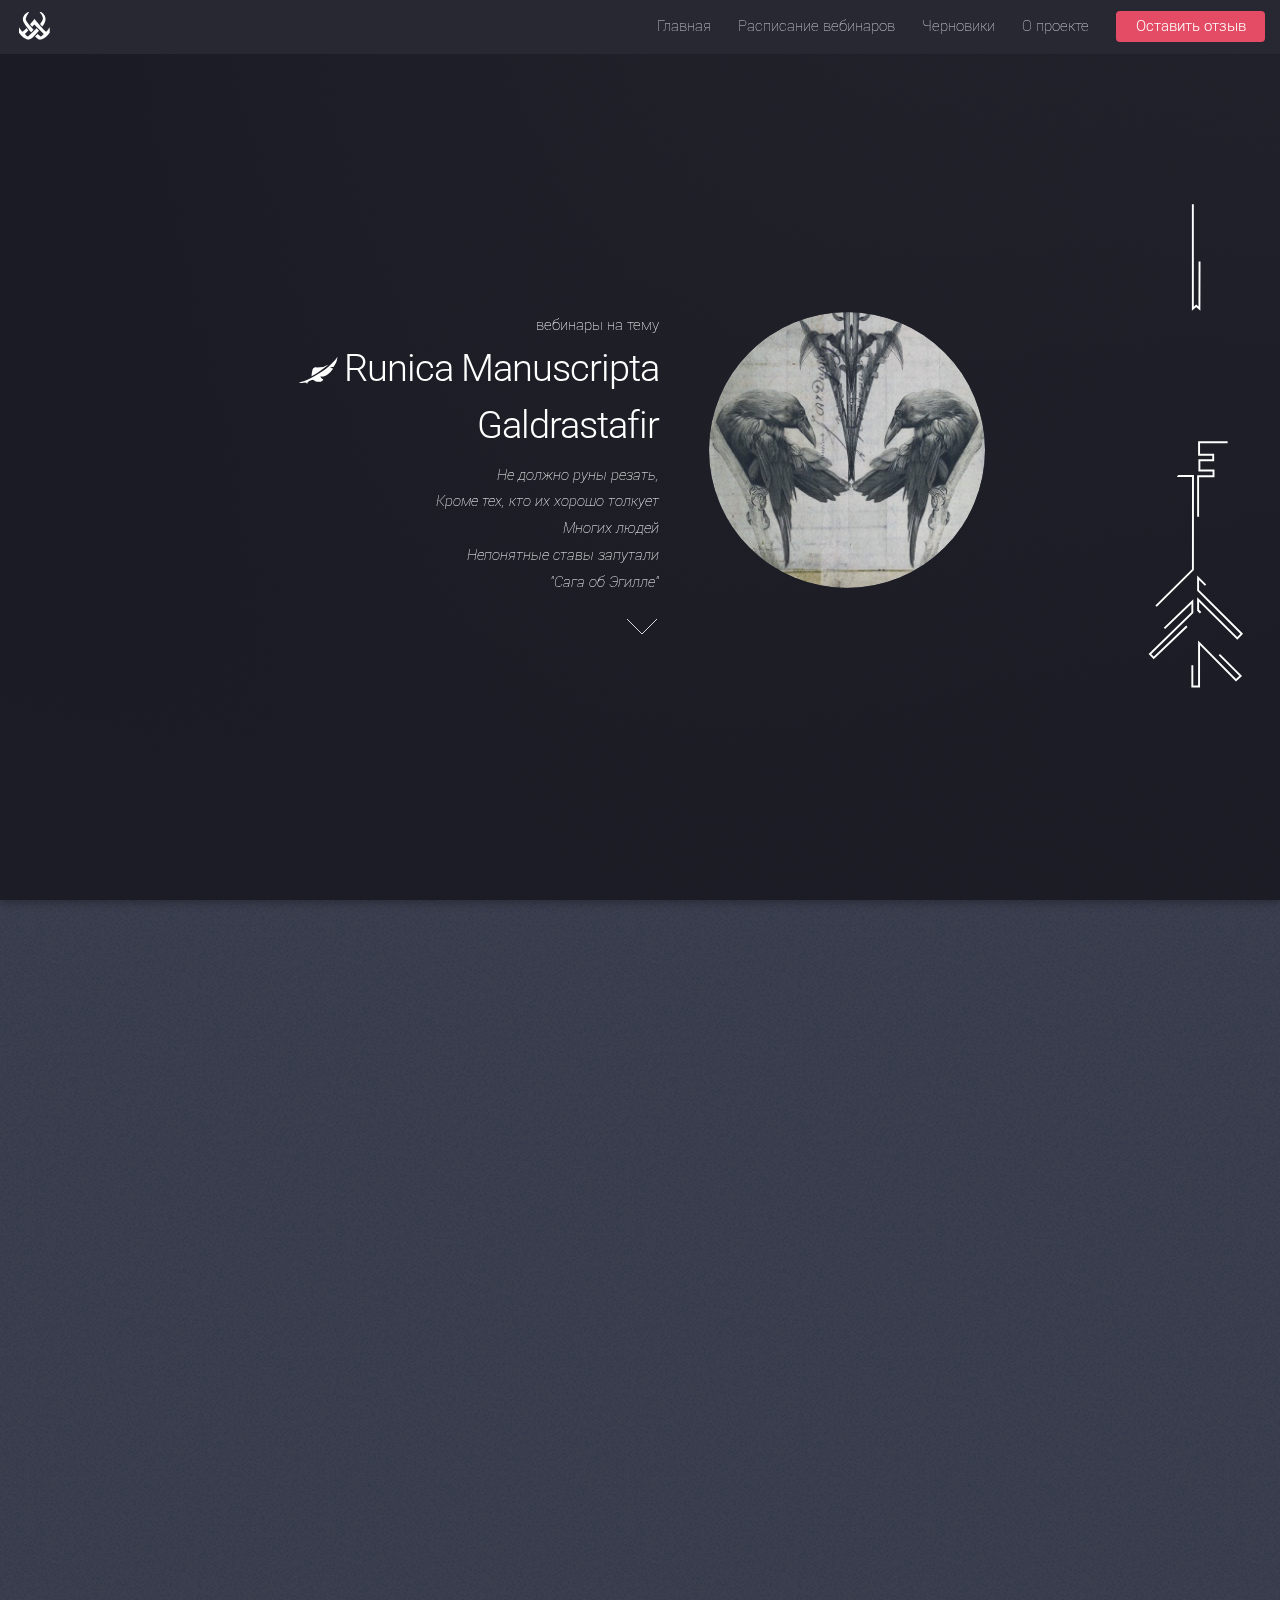
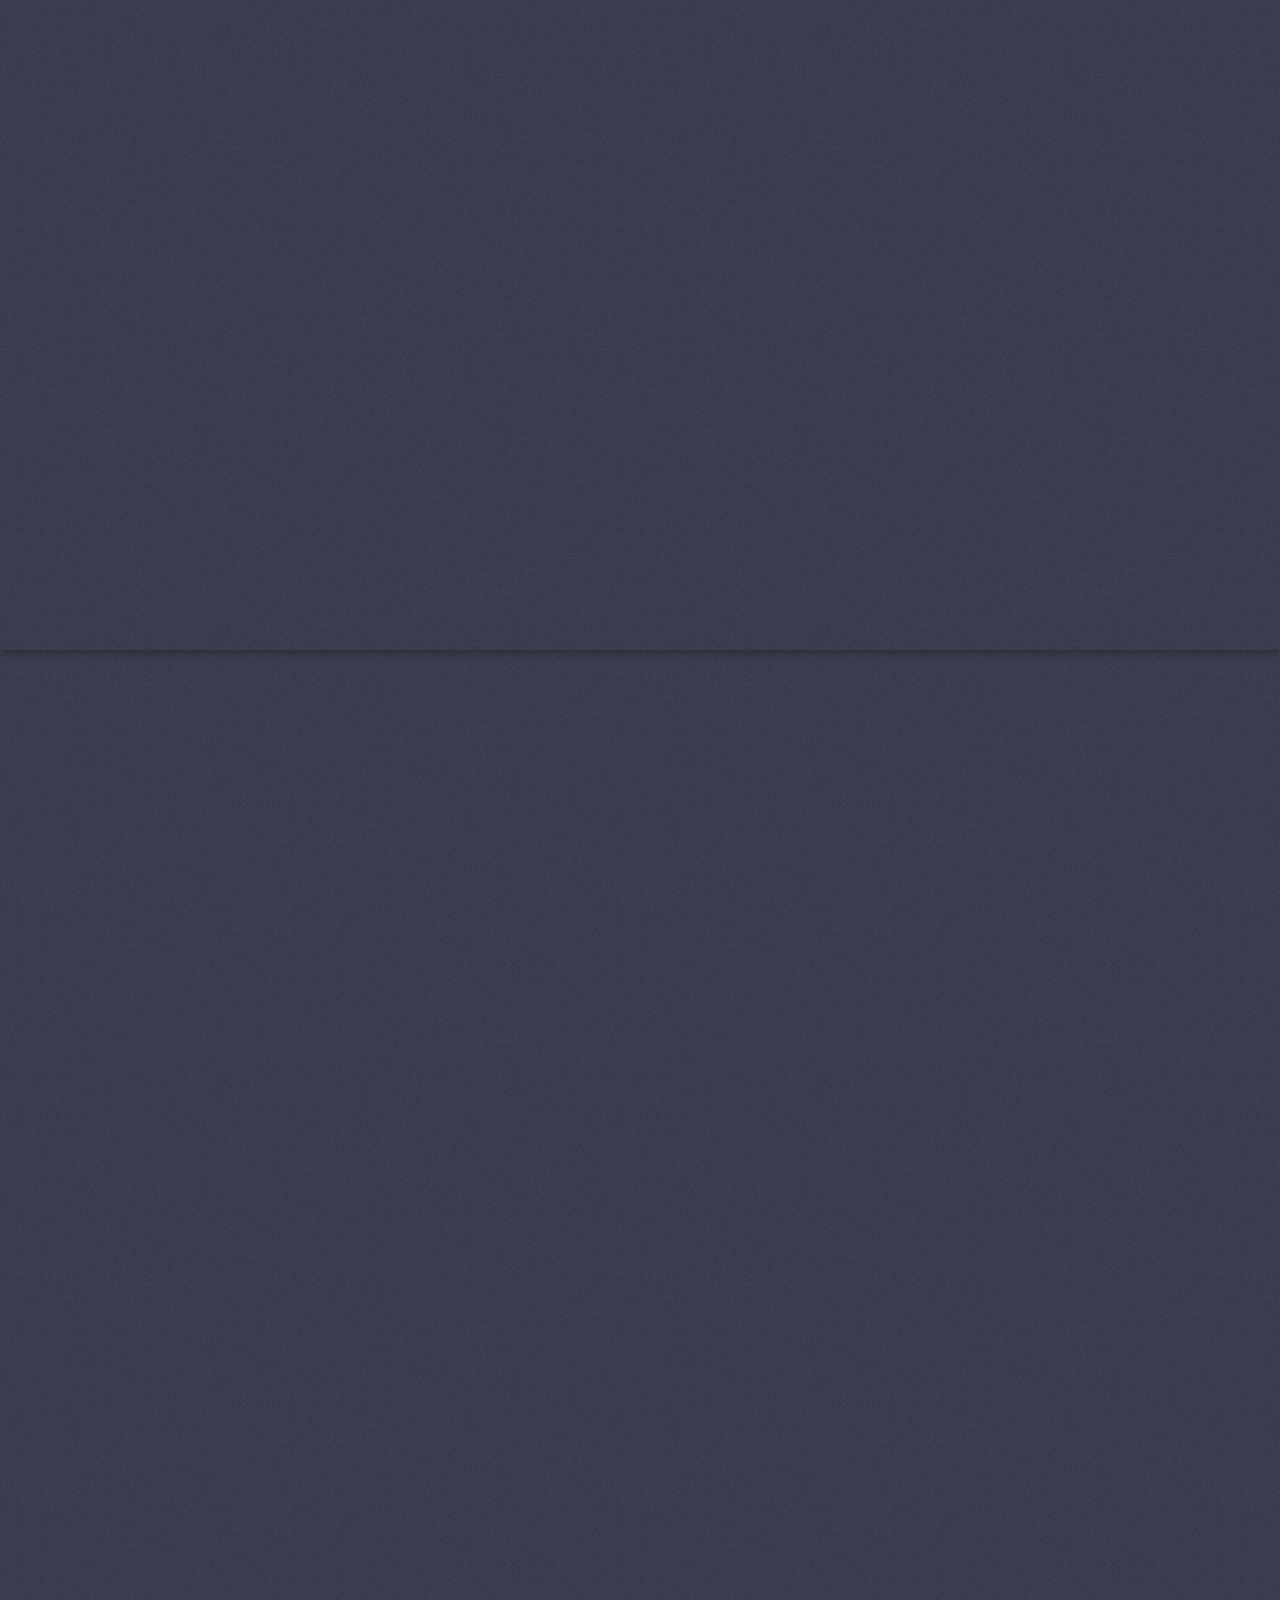
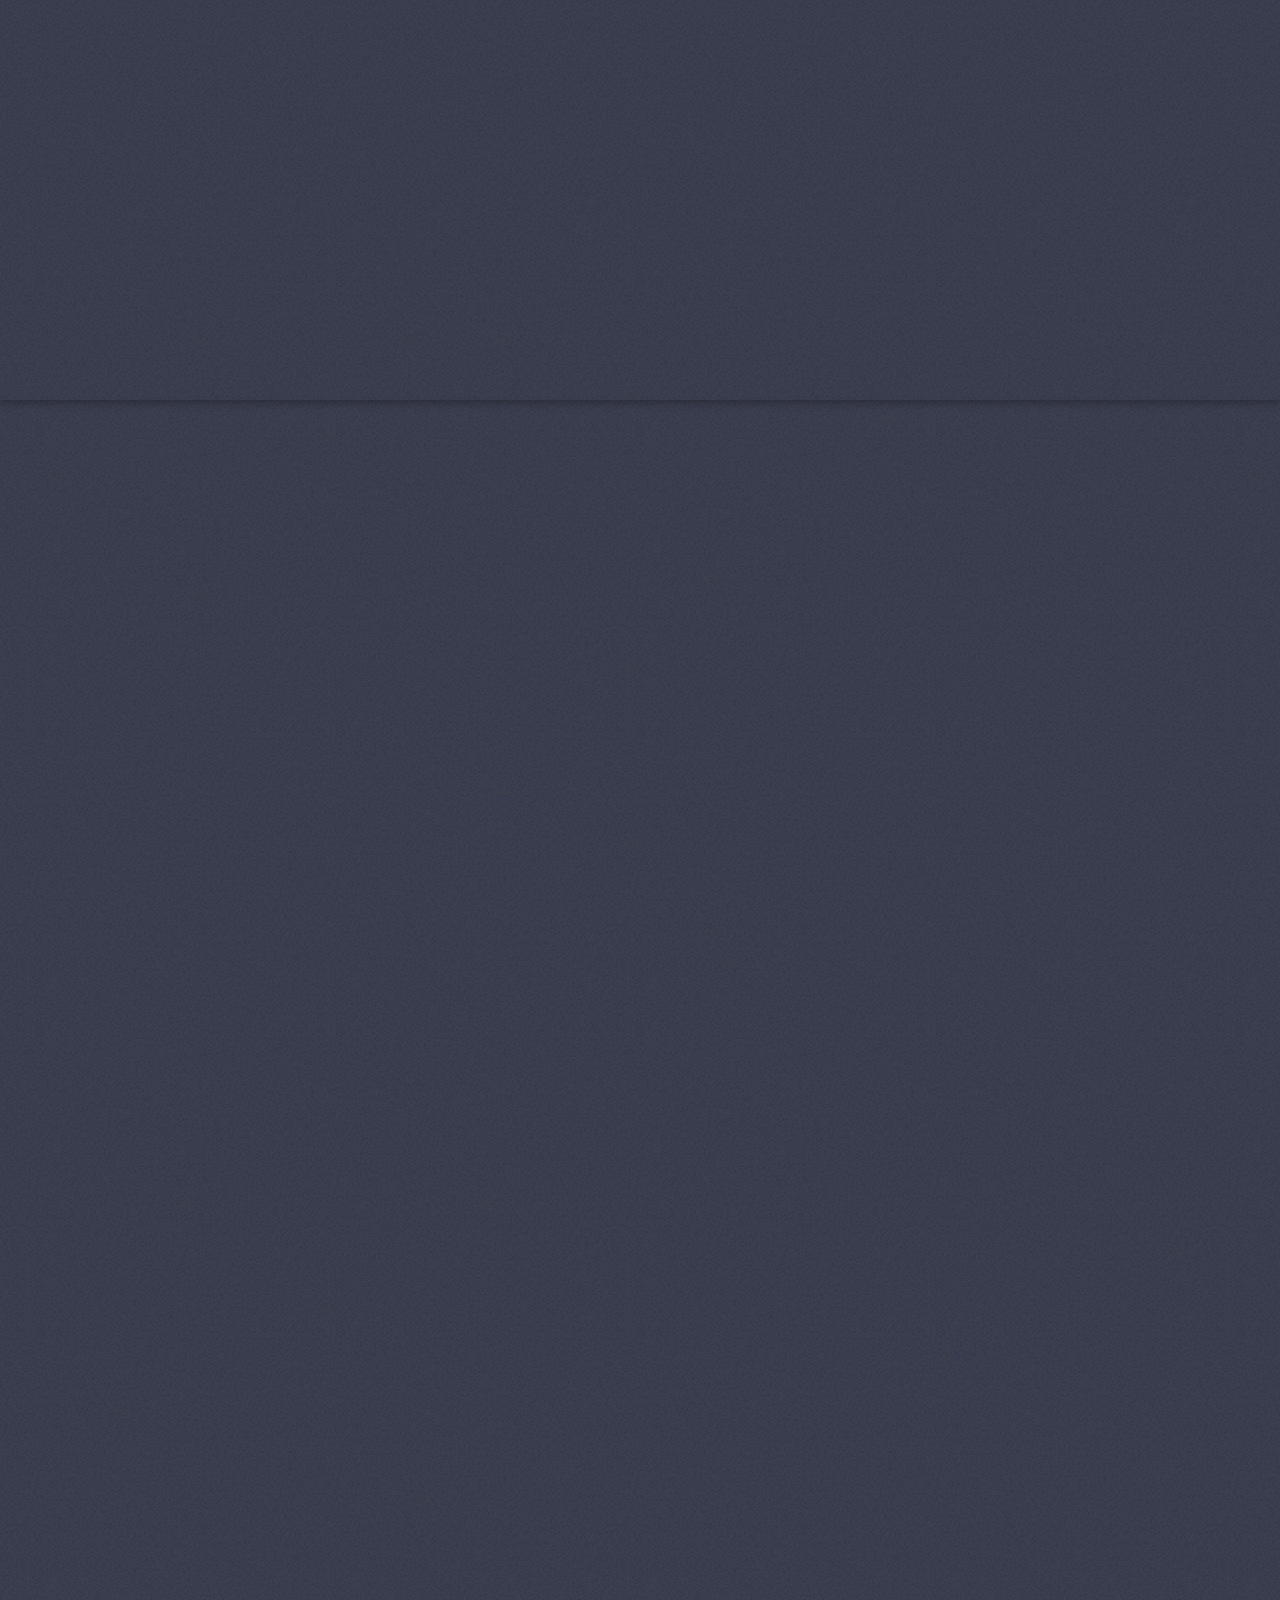
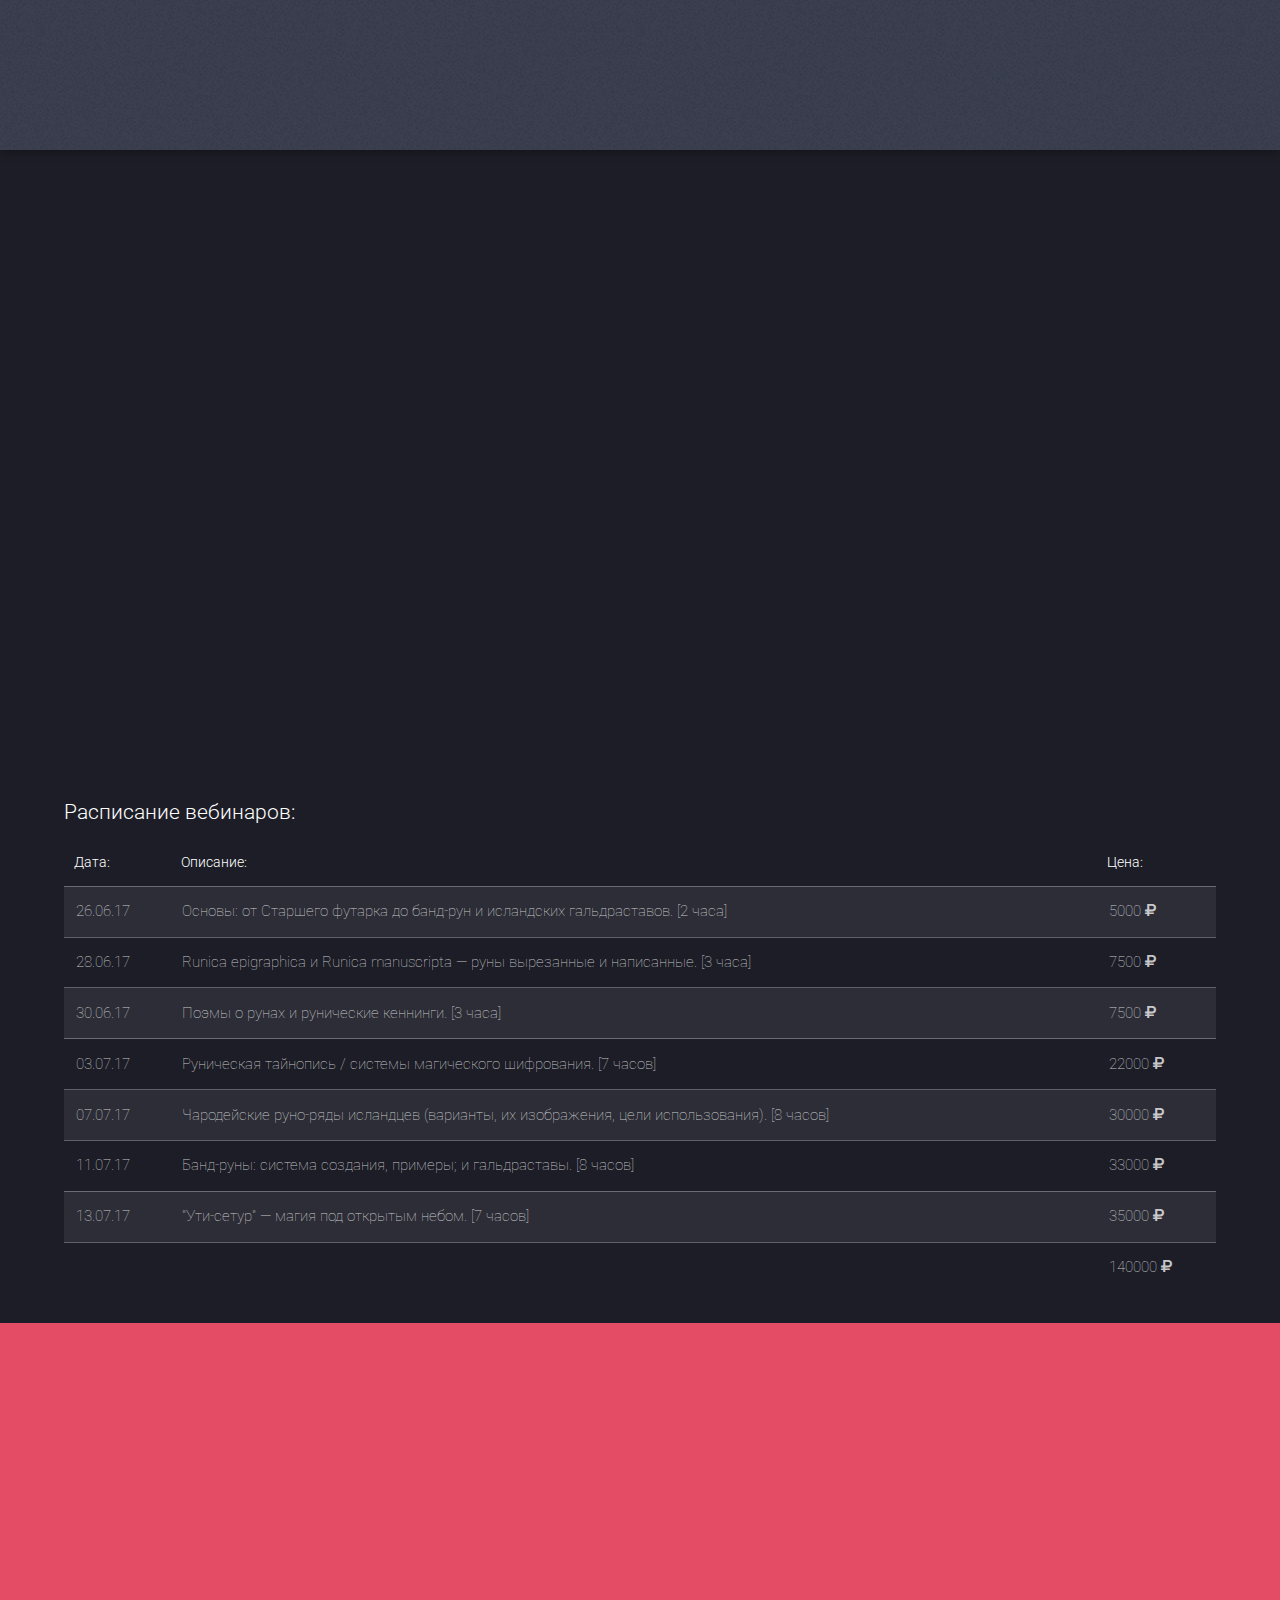
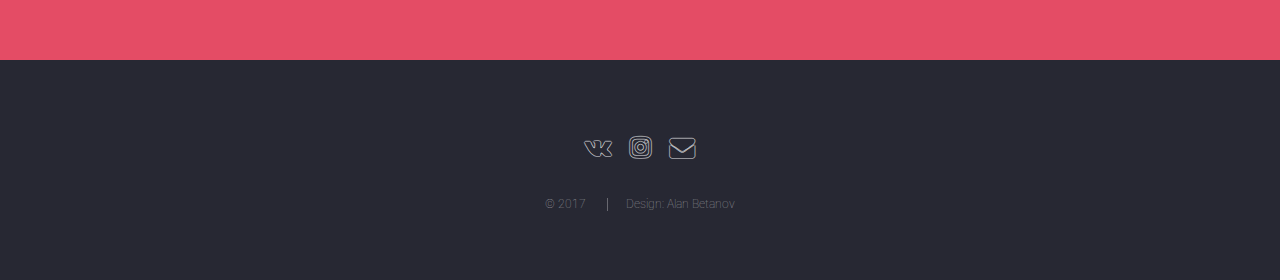
<file: index.html>
<!DOCTYPE HTML>
<html>

<head>
	<title>Runes</title>
	<meta charset="utf-8" />
	<meta name="viewport" content="width=device-width, initial-scale=1" />
	<!--[if lte IE 8]><script src="assets/js/ie/html5shiv.js"></script><![endif]-->
	<link rel="stylesheet" href="assets/css/main.css" />
	<!--[if lte IE 9]><link rel="stylesheet" href="assets/css/ie9.css" /><![endif]-->
	<!--[if lte IE 8]><link rel="stylesheet" href="assets/css/ie8.css" /><![endif]-->
	<!--Rune Font-->
	<link href="./assets/Keyrune-master/css/keyrune.min.css" rel="stylesheet" type="text/css" />
	<!--Rune Font CDN -->
	<!--<style type="text/css">
			@font-face {
				font-family: 'Keyrune';
				src: url('//cdn.jsdelivr.net/keyrune/latest/keyrune.eot');
				src: url('//cdn.jsdelivr.net/keyrune/latest/keyrune.eot?#iefix') format('embedded-opentype'),
						url('//cdn.jsdelivr.net/keyrune/latest/keyrune.woff2') format('woff2'),
						url('//cdn.jsdelivr.net/keyrune/latest/keyrune.woff') format('woff'),
						url('//cdn.jsdelivr.net/keyrune/latest/keyrune.ttf') format('truetype'),
						url('//cdn.jsdelivr.net/keyrune/latest/keyrune.svg') format('svg');
				font-weight: normal;
				font-style: normal;
			}
		</style>-->
	<!-- Google Tag Manager --> 
		<script>(function(w,d,s,l,i){w[l]=w[l]||[];w[l].push({'gtm.start': 
		new Date().getTime(),event:'gtm.js'});var f=d.getElementsByTagName(s)[0], 
		j=d.createElement(s),dl=l!='dataLayer'?'&l='+l:'';j.async=true;j.src= 
		'https://www.googletagmanager.com/gtm.js?id='+i+dl;f.parentNode.insertBefore(j,f); 
		})(window,document,'script','dataLayer','GTM-T9K9RN7');</script> 
	<!-- End Google Tag Manager --> 
</head>

<body class="landing">
	<!-- Google Tag Manager (noscript) --> 
		<noscript><iframe src="https://www.googletagmanager.com/ns.html?id=GTM-T9K9RN7" 
		height="0" width="0" style="display:none;visibility:hidden"></iframe></noscript> 
	<!-- End Google Tag Manager (noscript) -->
	<div id="page-wrapper">




		<!-- Header -->
		<header id="header">
			<h1 id="logo"><a href="index.html"><i class="ss ss-dds ss-2x"></i></a></h1>
			<nav id="nav">
				<ul>
					<li><a href="index.html">Главная</a></li>
					<li><a href="#five" class="scrolly">Расписание вебинаров</a></li>
					<li>
						<u><a href="https://vk.com/public80750630">Черновики</a></u>
						<ul>
							<li><a href="about-runes.html">Вводная мифологическая и историческая информация по рунам</a></li>
							<li><a href="about-runes.html">Старший Футарк</a>
								<ul>
									<li><a href="#">24 знака с объяснением значений имен и краткими комментариями</a></li>
									<li><a href="#">Рунические памятники Старшего Футарка</a></li>
									<li><a href="#">Использование древнейшей рунической магии</a></li>
									<li><a href="#">Вязаные руны в Старшем Футарке</a></li>
								</ul>
							</li>
							<li><a href="about-runes.html">Банд-руны</a>
								<ul>
									<li><a href="#">"Бёндин" или Грозди рун</a></li>
									<li><a href="#">Рунические монограммы — фангамарки</a></li>
									<li><a href="#">Руны в одну линию — "магические бусы" или "узлы"</a></li>
									<li><a href="#">Банд-руны в Гальдраставах</a></li>
								</ul>
							</li>
							<li><a href="about-runes.html">Гальдраставы</a>
								<ul>
									<li><a href="#">Шлемы Ужаса, Ветреные Пасти</a></li>
									<li><a href="#">Локи Сделки, Узлы Удачи</a></li>
									<li><a href="#">Шипы Сна, Молоты Тора</a></li>
									<li><a href="#">Распятия-Розукросы, Защитные печати</a></li>
								</ul>
							</li>
						</ul>
					</li>
					<li><a href="author.html">О проекте</a></li>
					<li><a href="https://vk.com/public80750630" class="button special">Оставить отзыв</a></li>



					<!--/*Animated SVG Image*/-->
					<?xml version="1.0" encoding="utf-8"?>
					<!-- Generator: Adobe Illustrator 18.0.0, SVG Export Plug-In . SVG Version: 6.00 Build 0)  -->
					<!DOCTYPE svg PUBLIC "-//W3C//DTD SVG 1.1//EN" "http://www.w3.org/Graphics/SVG/1.1/DTD/svg11.dtd">
					<svg id="arrow" version="1.1" id="Layer_1" xmlns="http://www.w3.org/2000/svg" xmlns:xlink="http://www.w3.org/1999/xlink"
					  x="0px" y="0px" viewBox="0 0 300.5 1868.9" enable-background="new 0 0 300.5 1868.9" xml:space="preserve">
						<g>
							<path fill="none" stroke="#fff" stroke-width="6" stroke-miterlimit="10" d="M151.8,9.5l63.7,106.9h-38.3
		c0,0-15.3,2.7-15.7,20.8c-0.2,12.7-1.3,456.7-1.3,456.7l-10-8.7l-10.5,8.7v-454c0,0,0.1-22.7-16.2-22.7c-16.1,0-40.7,0.2-40.7,0.2
		L151.8,9.5z" />
							<line fill="none" stroke="#fff" stroke-width="10" stroke-miterlimit="10" x1="110.1" y1="212.9" x2="110.1" y2="398.9" />
							<line fill="none" stroke="#fff" stroke-width="10" stroke-miterlimit="10" x1="191.1" y1="212.9" x2="191.1" y2="398.9" />
							<circle fill="none" stroke="#fff" stroke-width="5" stroke-miterlimit="10" cx="109.5" cy="432.5" r="8" />
							<circle fill="none" stroke="#fff" stroke-width="5" stroke-miterlimit="10" cx="191.5" cy="432.5" r="8" />
							<circle fill="none" stroke="#fff" stroke-width="5" stroke-miterlimit="10" cx="109.5" cy="463.5" r="8" />
							<circle fill="none" stroke="#fff" stroke-width="5" stroke-miterlimit="10" cx="191.5" cy="463.5" r="8" />
							<circle fill="none" stroke="#fff" stroke-width="5" stroke-miterlimit="10" cx="109.5" cy="495.5" r="8" />
							<circle fill="none" stroke="#fff" stroke-width="5" stroke-miterlimit="10" cx="191.5" cy="495.5" r="8" />
							<circle fill="none" stroke="#fff" stroke-width="5" stroke-miterlimit="10" cx="109.5" cy="526.5" r="8" />
							<circle fill="none" stroke="#fff" stroke-width="5" stroke-miterlimit="10" cx="191.5" cy="526.5" r="8" />
							<polygon fill="none" stroke="#fff" stroke-width="5" stroke-miterlimit="10" points="150.1,598.5 112.8,636.2 125.1,649.2 
		150.1,623.9 175.1,649.2 188,637.1 	" />
							<line fill="none" stroke="#fff" stroke-width="20" stroke-miterlimit="10" x1="150.1" y1="648.9" x2="150.1" y2="704.9" />
							<circle fill="none" stroke="#fff" stroke-width="10" stroke-miterlimit="10" cx="150.1" cy="754.1" r="26.3" />
							<line fill="none" stroke="#fff" stroke-width="20" stroke-miterlimit="10" x1="113.1" y1="805.9" x2="113.1" y2="861.9" />
							<line fill="none" stroke="#fff" stroke-width="20" stroke-miterlimit="10" x1="185.1" y1="806.9" x2="185.1" y2="862.9" />
							<line fill="none" stroke="#fff" stroke-width="20" stroke-miterlimit="10" x1="150.1" y1="805.9" x2="150.1" y2="890.9" />
							<line fill="none" stroke="#fff" stroke-width="10" stroke-miterlimit="10" x1="59.1" y1="1046.9" x2="59.1" y2="1232.9" />
							<line fill="none" stroke="#fff" stroke-width="10" stroke-miterlimit="10" x1="239.1" y1="1046.9" x2="239.1" y2="1232.9" />
							<line fill="none" stroke="#fff" stroke-width="10" stroke-miterlimit="10" x1="109.1" y1="1167.9" x2="109.1" y2="1353.9" />
							<line fill="none" stroke="#fff" stroke-width="10" stroke-miterlimit="10" x1="190.1" y1="1167.9" x2="190.1" y2="1353.9" />
							<polygon fill="none" stroke="#fff" stroke-width="6" stroke-miterlimit="10" points="150.3,901.9 38.1,1010.9 140.1,1010.9 
		139.9,1048.9 94.1,1048.9 93.8,1066.9 140.1,1066.9 139.9,1096.9 94.1,1096.9 93.9,1114.9 140.1,1114.9 139.9,1406.9 7.1,1538.4 
		19.3,1551.1 138.1,1435.9 138.1,1476.9 6.1,1608.9 17.8,1621.9 138.1,1505.9 138.1,1540.9 6.1,1669.9 17.8,1681.9 138.1,1566.9 
		138.1,1605.9 6.1,1738.9 17.8,1750.9 138.1,1636.9 138.1,1770.9 159.1,1770.9 159.1,1634.9 274.1,1750.9 288.6,1737.9 
		157.1,1606.9 157.1,1566.9 275.1,1683.9 290.9,1667.4 156.1,1533.4 156.1,1499.9 278.1,1620.9 291.9,1606.8 156.1,1471.3 
		156.1,1431.9 274.1,1548.9 287.1,1535.4 156.1,1404.9 156.1,1115.9 204.1,1115.9 204.1,1097.9 160.1,1097.9 160.1,1065.9 
		203.1,1065.9 203.1,1048.9 159.1,1048.9 159.1,1009.9 263.1,1009.9 	" />
							<line fill="none" stroke="#fff" stroke-width="10" stroke-miterlimit="10" x1="121.1" y1="1844.9" x2="179.1" y2="1844.9" />
							<line fill="none" stroke="#fff" stroke-width="10" stroke-miterlimit="10" x1="121.1" y1="1863.9" x2="179.1" y2="1863.9" />
							<circle fill="none" stroke="#fff" stroke-width="10" stroke-miterlimit="10" cx="150.1" cy="1796.4" r="27.5" />
						</g>
					</svg>
	

	</ul>
	</nav>
	</header>
</div>







	<!-- Banner -->
	<section id="banner">
			<!--Rune Alphabet		-->


<svg id="rune-alphabet" data-name="Layer 1" xmlns="http://www.w3.org/2000/svg" viewBox="0 0 441.6 255.4">
  <title>rune-alphabet-tiles</title>
	
  <g>
    <path d="M198.7,149.6a1.7,1.7,0,0,1,0-.8q0-16.3,0-32.6v-0.4a1.3,1.3,0,0,1,1-1.6h0.1a2.1,2.1,0,0,1,1.5,1c1.3,2.5,2.5,5.2,3.8,7.7l3.2,6.6,2.9-5.8,3.6-7.4a1.5,1.5,0,0,1,1.7-1.2c0.9,0.2,1.1,1,1.1,1.9q0,15.8,0,31.5c0,0.9-.1,1.6-1.1,1.8s-1.4-.5-1.7-1.3l-5.9-12.3-0.6-1.1-6.5,13.3a3,3,0,0,1-.5,1.1m0.4-28.3h-0.2V143c1.5-2.7,2.8-5.5,4.3-8.2s1.1-3.1,0-4.7a10,10,0,0,1-.8-1.6Zm13,20.9h0.2V122.8c-1.7,3.1-3.2,6.2-4.7,9.3a1.5,1.5,0,0,0-.1,1.1Z" transform="translate(0 103)" fill="none" stroke="#000" stroke-miterlimit="10" stroke-width="2"/>
    <path class="animation-delay-1s" d="M90.7,150.2a2.1,2.1,0,0,1-.1-1.1V116.3a2.1,2.1,0,0,1,0-.8,2.4,2.4,0,0,1,.9-1.2,1.7,1.7,0,0,1,1.4.4c1.4,1.5,2.6,3,3.9,4.5l3.1,3.6,6.2-6.8,1-1a1.2,1.2,0,0,1,2,.7,4.9,4.9,0,0,1,.1,1.2q0.1,16.2.1,32.4a2.4,2.4,0,0,1-.6,1.6,1.2,1.2,0,0,1-2-1,19.2,19.2,0,0,1,0-2.4V135.1a1.3,1.3,0,0,0-.7-1.4,8.5,8.5,0,0,1-1.8-1.9l-4.3-5-6.4,7a2,2,0,0,0-.3,1.2v14a2.2,2.2,0,0,1-.1,1.2m13.5-30.7-4.9,5.3,4.9,5.7v-11Zm-8.4,5.2-4.8-5.4v10.8Z" transform="translate(0 103)" fill="none" stroke="#000" stroke-miterlimit="10" stroke-width="2"/>
    <path class="animation-delay-2s" d="M58.2,150.3a2.2,2.2,0,0,1-.1-1.2V116.8c0-.8,0-1.7.9-2s1.4,0.3,1.9.9l6.6,7.9,6.5-8.5c0.5-.6,1-1.4,1.9-1s0.9,1.2.9,2v33a2.3,2.3,0,0,1-.2,1.3,1.7,1.7,0,0,1-1.2.7,2.1,2.1,0,0,1-1.2-1,2.4,2.4,0,0,1-.1-1.2V119.6H73.9l-3.6,4.6L69,125.9c-1.3,1.6-1.9,1.6-3.2.1l-4.6-5.5-0.6-.7v29.1a2.4,2.4,0,0,1-.1,1.2" transform="translate(0 103)" fill="none" stroke="#000" stroke-miterlimit="10" stroke-width="2"/>
    <path d="M158.5,93.2l-6.9-7.9-0.4-.6-6.9,8.6c-0.5.7-1,1.3-2,.9s-0.9-1.2-.9-2V60.8a11.3,11.3,0,0,1,0-2.3,2,2,0,0,1,.9-1.3,1.8,1.8,0,0,1,1.5.5l6,7.5,1,1.2,6.4-7,1.4-1.5a1.3,1.3,0,0,1,1.8-.4l0.2,0.2a1.3,1.3,0,0,1,.1,1.8h-0.1l-8.9,9.7c-0.8.8-1.5,0.7-2.3-.3L145,63.4l-0.9-1.1V88.6h0.3l4.3-5.3,0.5-.7c1.5-1.9,2-1.9,3.6-.1l7.7,8.9" transform="translate(0 103)" fill="none" stroke="#000" stroke-miterlimit="10" stroke-width="2"/>
    <path class="animation-delay-1s" d="M147.8,148.3l5.1-6.7,0.4-.6-5.4-7.1a1.7,1.7,0,0,1-.1-2.4h0.1l4.8-6.4a1,1,0,0,0,.1-1.4h-0.1l-4.8-6.1c-0.7-.9-0.8-1.8,0-2.3a1.5,1.5,0,0,1,2.1.6l4.9,6.3,4.6-6.2,0.7-1a1.3,1.3,0,0,1,1.7-.6h0.2a1.3,1.3,0,0,1,.5,1.8l-0.3.3-3.7,5c-0.7.9-1.8,1.8-1.8,2.7s1.1,1.8,1.8,2.7l3.5,4.5a1.7,1.7,0,0,1,.1,2.4h-0.1l-5.5,7.2,5.1,6.6,0.5,0.7c0.6,0.8.8,1.6-.1,2.2a1.3,1.3,0,0,1-2-.5l-5.2-6.7L152,147l-2.3,3m9.9-17.3-4.8-6.2-4.3,5.8a0.8,0.8,0,0,0,0,.7l4.5,5.9Z" transform="translate(0 103)" fill="none" stroke="#000" stroke-miterlimit="10" stroke-width="2"/>
    <path class="animation-delay-2s" d="M35.1,149.5q-0.1-16.8,0-33.6a1.4,1.4,0,0,1,2.6-1q4.5,4.8,8.8,9.8a2,2,0,0,1,.3,1.8c-1.5,2.2-3.2,4.3-4.6,6l4.8,5.4c0.9,1,1,1.5,0,2.5l-9.3,10m6.4-10.7-6.2-7v13.8ZM37.8,119c0,0.6-.1.9-0.1,1.3v6.3c0,2.1.2,2.7,2.7,3.1H41l2.9-3.8Z" transform="translate(0 103)" fill="none" stroke="#000" stroke-miterlimit="10" stroke-width="2"/>
    <path d="M7.4,93.4a2,2,0,0,1-.2-1.2v-34a1.3,1.3,0,0,1,1.3-1.3H8.6a1.2,1.2,0,0,1,1.3,1.4c0,2.3.1,4.6,0,6.8a2.6,2.6,0,0,0,.9,2.1l5.4,5.4c0-.6.1-0.9,0.1-1.3q0-5.7,0-11.4a2.2,2.2,0,0,1,.1-1.1,2.4,2.4,0,0,1,1.2-1.1,2.5,2.5,0,0,1,1.3,1.1,1.8,1.8,0,0,1,.1.9Q19,75.8,19,92a2.2,2.2,0,0,1-.2,1.3,1.9,1.9,0,0,1-1.3.8,2,2,0,0,1-1.1-1,2.5,2.5,0,0,1-.1-1.2V78a2.9,2.9,0,0,0-1.1-2.7,43.5,43.5,0,0,1-4.1-4l-0.7-1-0.4.3V92.1a2.5,2.5,0,0,1-.1,1.2" transform="translate(0 103)" fill="none" stroke="#000" stroke-miterlimit="10" stroke-width="2"/>
    <path class="animation-delay-1s" d="M172.7,149.4l0.7-1.1,5.7-9.3a1.3,1.3,0,0,0,0-1.7c-1.7-2.6-3.3-5.3-5.1-7.8a2.4,2.4,0,0,1-.1-2.9l6.3-11q1.5-2.6,3,0l6.1,10a1.8,1.8,0,0,1,0,2.1l-5.9,9.6a1.5,1.5,0,0,0,.1,1.9l6.2,9.7h0.1c0.7,1,.6,1.9-0.2,2.3a1.6,1.6,0,0,1-2.1-.8l-5.3-8.3-0.9-1.4-4.6,7.6a13.9,13.9,0,0,1-1.6,2.4m6.7-32.5-5.2,9.2a1,1,0,0,0,0,.9l4.7,7.3,5.2-8.6a1,1,0,0,0,0-.9Z" transform="translate(0 103)" fill="none" stroke="#000" stroke-miterlimit="10" stroke-width="2"/>
    <path class="animation-delay-2s" d="M172.2,36.5l3.5-9.4c0.9-2.4,1.8-4.7,2.6-7.1a3.1,3.1,0,0,0,0-1.9L172.9,3.3a2.3,2.3,0,0,1,.1-1.8c0.6-.9,1.8-0.5,2.3.7l2.5,6.7,2.4,6.3,1.6-4.3,3-8c0.6-1.7,1.2-2.2,2.1-1.8s1,1.2.4,2.7c-1.8,4.7-3.6,9.5-5.3,14.2a3,3,0,0,0,0,1.9l6,16.2c0.4,1.2.2,1.9-.7,2.2s-1.5-.4-1.8-1.3l-4.8-12.9-0.5-1.3-5.1,13.6-0.4.9" transform="translate(0 103)" fill="none" stroke="#000" stroke-miterlimit="10" stroke-width="2"/>
    <path d="M33.3,37.1a1.8,1.8,0,0,1-.1-0.9V4.1A2.1,2.1,0,0,1,34,2.5a2.1,2.1,0,0,1,1.8.5l8.8,8.2a2.9,2.9,0,0,1,.8,1.9c0.1,7.8,0,15.7,0,23.5,0,0.9-.2,1.7-1.3,1.8s-1.4-.6-1.4-1.8V14.5a2.7,2.7,0,0,0-1-2.3L35.8,6.8V36.3a2.3,2.3,0,0,1-.2,1.3" transform="translate(0 103)" fill="none" stroke="#000" stroke-miterlimit="10" stroke-width="2"/>
    <path class="animation-delay-1s" d="M122.4,37.4a2.2,2.2,0,0,1-.1-1.1V3.9a2.9,2.9,0,0,1,0-1.1,2.2,2.2,0,0,1,.8-1.2,1.9,1.9,0,0,1,1.3.2,2.7,2.7,0,0,1,.7.8l7.9,9.3c1.1,1.2,1,1.6-.1,2.8l-6.9,7,6.9,7.1,0.9,0.8c0.7,0.6,1.1,1.4.3,2.2s-1.5.5-2.2-.2l-6.2-6.1-0.7-.7a6,6,0,0,0-.1.8V36a2.3,2.3,0,0,1-.2,1.3M125,18.4l5.5-5.6L125,6.3V18.4Z" transform="translate(0 103)" fill="none" stroke="#000" stroke-miterlimit="10" stroke-width="2"/>
    <path class="animation-delay-2s" d="M113.9,81.2l6.5,7.3,0.6,0.6V59.6a1.4,1.4,0,0,1,2.5-1l9.2,10.1a1.3,1.3,0,0,1,.3,1.8l-0.2.2a1.3,1.3,0,0,1-1.8,0l-0.2-.2-6.1-6.7-0.8-.9-0.2.7c0,4.6-.1,9.3-0.1,13.9s0.1,9.9,0,14.8a2.5,2.5,0,0,1-.8,1.8c-0.7.5-1.4-.1-1.9-0.7l-9-10.4" transform="translate(0 103)" fill="none" stroke="#000" stroke-miterlimit="10" stroke-width="2"/>
    <path d="M10.4,150V120H10.1l-6,6.5-0.7.8a1.3,1.3,0,0,1-1.8.2H1.5a1.3,1.3,0,0,1-.2-1.8H1.4l1.9-2.1,7-7.6c1.1-1.2,1.7-1.2,2.8,0l8.4,9a1.4,1.4,0,0,1,.2,2.2c-0.7.7-1.5,0.3-2.1-.4l-6.5-6.9v1.7q0,13.8,0,27.6a2.2,2.2,0,0,1,0,1.1" transform="translate(0 103)" fill="none" stroke="#000" stroke-miterlimit="10" stroke-width="2"/>
    <path class="animation-delay-1s" d="M64.6,36.8V2.7A1.7,1.7,0,0,1,66,1.1a1.3,1.3,0,0,1,1.3,1.3V2.6c0,1.1-.1,2.2,0,3.4A2.7,2.7,0,0,0,68,7.5l7.7,7.9c1.1,1.2,1.1,1.7-.1,2.8l-7.6,7a2.2,2.2,0,0,0-.8,1.9v9.8m0.1-14.7,5.8-5.4-5.8-5.6V22.3h0Z" transform="translate(0 103)" fill="none" stroke="#000" stroke-miterlimit="10" stroke-width="2"/>
    <path class="animation-delay-2s" d="M178.3,93V69.4a2.9,2.9,0,0,0-.8-1.8L170,60.4l-0.6-.6A1.3,1.3,0,0,1,169,58l0.2-.2a1.3,1.3,0,0,1,1.8-.1l0.2,0.2,5.1,4.9,2,1.8V58.8c0-1.8.3-1.7,1.4-1.7s1.3,0.8,1.3,1.6v5l0.9-.7,5.5-5c0.7-.7,1.5-1,2.2-0.2s0.3,1.5-.4,2.2l-7.3,6.7a2.3,2.3,0,0,0-.9,1.9c0.1,5.3.1,10.5,0.1,15.8V93" transform="translate(0 103)" fill="none" stroke="#000" stroke-miterlimit="10" stroke-width="2"/>
    <path d="M8.5,36.6a2.3,2.3,0,0,1-.1-1.2V3.3A1.3,1.3,0,0,1,9.6,1.9H9.8a1.2,1.2,0,0,1,1.3,1.4V7.4a2.3,2.3,0,0,0,.1,1.2l5.6-5.7c0.6-.7,1.4-1,2.1-0.3a1.3,1.3,0,0,1,.2,1.8l-0.3.3L12,11.6a3.5,3.5,0,0,0-.8,2c-0.1,1.4,0,2.9,0,4.4h0.2l5.2-5.3,1.2-1.2a1.3,1.3,0,1,1,1.9,1.9l-8.2,8.1a1.6,1.6,0,0,0-.4,1v13a2.4,2.4,0,0,1-.1,1.2" transform="translate(0 103)" fill="none" stroke="#000" stroke-miterlimit="10" stroke-width="2"/>
    <path class="animation-delay-1s" d="M201.1,91.3l10.1-12.2,1.3-1.6H201.3a2.7,2.7,0,0,1-1.7-.7,2.3,2.3,0,0,1,.5-1.9l5.1-6,9.2-10.6,0.3-.4a1.3,1.3,0,0,1,1.8-.5l0.2,0.2a1.4,1.4,0,0,1,0,2h0l-2.5,2.9L203.7,74.7h2.7l8.6-.2a2.1,2.1,0,0,1,1.6.8,2,2,0,0,1-.4,1.7L203,93" transform="translate(0 103)" fill="none" stroke="#000" stroke-miterlimit="10" stroke-width="2"/>
    <path class="animation-delay-2s" d="M95.2,37.4a1.9,1.9,0,0,1-.1-1V4a3.1,3.1,0,0,1,.1-1.2,2,2,0,0,1,.9-1.1,1.6,1.6,0,0,1,1.4.4l8.6,9.7a1.3,1.3,0,0,1,.1,1.8h-0.1a1.3,1.3,0,0,1-1.8,0l-0.2-.2L97.9,6.4a34.4,34.4,0,0,1,0,3.8,4.8,4.8,0,0,0,1.8,4.5c2.1,1.9,4.1,4,6.1,6s1,1.7.4,2.3-1.6.3-2.3-.4l-4.8-4.8-1.1-1V36.7a1.5,1.5,0,0,1-.1.8" transform="translate(0 103)" fill="none" stroke="#000" stroke-miterlimit="10" stroke-width="2"/>
    <path d="M204.4,37.1V19.8h0V3c0-.8,0-1.6.9-1.9s1.4,0.3,1.9.9l8,9.5c1,1.2,1,1.7-.2,2.8L207.8,21a2.7,2.7,0,0,0-.7,1.7c-0.1,4.4,0,8.9,0,13.3a1.9,1.9,0,0,1,0,.9M207.2,6V17.9l5.6-5.2Z" transform="translate(0 103)" fill="none" stroke="#000" stroke-miterlimit="10" stroke-width="2"/>
    <path class="animation-delay-1s" d="M124,150.3a1.8,1.8,0,0,1-.1-1V116.2a3,3,0,0,1,.3-1.4c0.5-.9,1.5-0.9,2.4.1l6.7,7.9,2.3,2.7c0.8,1,.9,1.8.1,2.3a1.7,1.7,0,0,1-2.2-.6l-6.6-7.8h-0.3v29.5a2.5,2.5,0,0,1-.1,1.2" transform="translate(0 103)" fill="none" stroke="#000" stroke-miterlimit="10" stroke-width="2"/>
    <path class="animation-delay-2s" d="M37.5,93.2a2.5,2.5,0,0,1-.1-1.2V70.9a2.7,2.7,0,0,0-.9-2.1l-3.9-4.1c-0.6-.7-1-1.4-0.3-2.2s1.4-.5,2.2.4l2.8,2.9V58.7a2.3,2.3,0,0,1,.6-1.5c0.8-.7,2,0.1,2,1.3v9.1a3.3,3.3,0,0,0,.8,1.9c1.2,1.4,2.5,2.8,3.8,4.1s0.9,1.4.2,2.1-1.5.4-2.2-.3l-2.6-2.8V92.3a1.9,1.9,0,0,1-.1,1" transform="translate(0 103)" fill="none" stroke="#000" stroke-miterlimit="10" stroke-width="2"/>
    <path d="M158.5,37.8l-3.7-5-8.6-11.7a1.9,1.9,0,0,1,0-2.7h0l12-15.8,1.4-1.3a3.3,3.3,0,0,1,1.2,1,2.3,2.3,0,0,1-.3,1.6c-1.4,2-2.9,3.9-4.4,5.9l-7,9.2a1.1,1.1,0,0,0-.2,1.5l0.2,0.2,11,15,0.5,0.7" transform="translate(0 103)" fill="none" stroke="#000" stroke-miterlimit="10" stroke-width="2"/>
    <path class="animation-delay-1s" d="M63.4,92.5V58.8c0-1.3.5-1.9,1.4-1.8a1.6,1.6,0,0,1,1.3,1.8V69.5H66V80.3c0,3.6.1,8.1,0.1,12.2" transform="translate(0 103)" fill="none" stroke="#000" stroke-miterlimit="10" stroke-width="2"/>
    <path d="M93.1,82l-7-8.1-1.6-1.8a1.6,1.6,0,0,1-.1-2.3h0l8.8-11.2c0.6-.7,1.3-1.1,2.1-0.4a1.3,1.3,0,0,1,0,2.1l-6.9,8.9L87,70.9l7.1,8,1.1,1.3" transform="translate(0 103)" fill="none" stroke="#000" stroke-miterlimit="10" stroke-width="2"/>
    <path class="animation-delay-2s" d="M93.4,91.8c1.9-2.6,3.8-5.3,5.9-7.8s2-2.3,0-4.5L92.8,72a1.4,1.4,0,0,1,0-2.2,1.6,1.6,0,0,1,2.1.4l6.2,7,2.7,2.9a1.6,1.6,0,0,1,.1,2.3h0L95.8,92.9l-1.2.9" transform="translate(0 103)" fill="none" stroke="#000" stroke-miterlimit="10" stroke-width="2"/>
  </g>
  <g>
    <path class="animation-delay-1s" d="M421.7,149.6a1.7,1.7,0,0,1,0-.8q0-16.3,0-32.6v-0.4a1.3,1.3,0,0,1,1-1.6h0.1a2.1,2.1,0,0,1,1.5,1c1.3,2.5,2.5,5.2,3.8,7.7l3.2,6.6,2.9-5.8,3.6-7.4a1.5,1.5,0,0,1,1.7-1.2c0.9,0.2,1.1,1,1.1,1.9q0,15.8,0,31.5c0,0.9-.1,1.6-1.1,1.8s-1.4-.5-1.7-1.3l-5.9-12.3-0.6-1.1-6.5,13.3a3,3,0,0,1-.5,1.1m0.4-28.3h-0.2V143c1.5-2.7,2.8-5.5,4.3-8.2s1.1-3.1,0-4.7a10,10,0,0,1-.8-1.6Zm13,20.9h0.2V122.8c-1.7,3.1-3.2,6.2-4.7,9.3a1.5,1.5,0,0,0-.1,1.1Z" transform="translate(0 103)" fill="none" stroke="#000" stroke-miterlimit="10" stroke-width="2"/>
    <path class="animation-delay-2s" d="M313.7,150.2a2.1,2.1,0,0,1-.1-1.1V116.3a2.1,2.1,0,0,1,0-.8,2.4,2.4,0,0,1,.9-1.2,1.7,1.7,0,0,1,1.4.4c1.4,1.5,2.6,3,3.9,4.5l3.1,3.6,6.2-6.8,1-1a1.2,1.2,0,0,1,2,.7,4.9,4.9,0,0,1,.1,1.2q0.1,16.2.1,32.4a2.4,2.4,0,0,1-.6,1.6,1.2,1.2,0,0,1-2-1,19.2,19.2,0,0,1,0-2.4V135.1a1.3,1.3,0,0,0-.7-1.4,8.5,8.5,0,0,1-1.8-1.9l-4.3-5-6.4,7a2,2,0,0,0-.3,1.2v14a2.2,2.2,0,0,1-.1,1.2m13.5-30.7-4.9,5.3,4.9,5.7v-11Zm-8.4,5.2-4.8-5.4v10.8Z" transform="translate(0 103)" fill="none" stroke="#000" stroke-miterlimit="10" stroke-width="2"/>
    <path d="M281.2,150.3a2.2,2.2,0,0,1-.1-1.2V116.8c0-.8,0-1.7.9-2s1.4,0.3,1.9.9l6.6,7.9,6.5-8.5c0.5-.6,1-1.4,1.9-1s0.9,1.2.9,2v33a2.3,2.3,0,0,1-.2,1.3,1.7,1.7,0,0,1-1.2.7,2.1,2.1,0,0,1-1.2-1,2.4,2.4,0,0,1-.1-1.2V119.6h-0.2l-3.6,4.6-1.3,1.7c-1.3,1.6-1.9,1.6-3.2.1l-4.6-5.5-0.6-.7v29.1a2.4,2.4,0,0,1-.1,1.2" transform="translate(0 103)" fill="none" stroke="#000" stroke-miterlimit="10" stroke-width="2"/>
    <path class="animation-delay-1s" d="M381.5,93.2l-6.9-7.9-0.4-.6-6.9,8.6c-0.5.7-1,1.3-2,.9s-0.9-1.2-.9-2V60.8a11.3,11.3,0,0,1,0-2.3,2,2,0,0,1,.9-1.3,1.8,1.8,0,0,1,1.5.5l6,7.5,1,1.2,6.4-7,1.4-1.5a1.3,1.3,0,0,1,1.8-.4l0.2,0.2a1.3,1.3,0,0,1,.1,1.8h-0.1l-8.9,9.7c-0.8.8-1.5,0.7-2.3-.3L368,63.4l-0.9-1.1V88.6h0.3l4.3-5.3,0.5-.7c1.5-1.9,2-1.9,3.6-.1l7.7,8.9" transform="translate(0 103)" fill="none" stroke="#000" stroke-miterlimit="10" stroke-width="2"/>
    <path class="animation-delay-2s" d="M370.8,148.3l5.1-6.7,0.4-.6-5.4-7.1a1.7,1.7,0,0,1-.1-2.4h0.1l4.8-6.4a1,1,0,0,0,.1-1.4h-0.1l-4.8-6.1c-0.7-.9-0.8-1.8,0-2.3a1.5,1.5,0,0,1,2.1.6l4.9,6.3,4.6-6.2,0.7-1a1.3,1.3,0,0,1,1.7-.6h0.2a1.3,1.3,0,0,1,.5,1.8l-0.3.3-3.7,5c-0.7.9-1.8,1.8-1.8,2.7s1.1,1.8,1.8,2.7l3.5,4.5a1.7,1.7,0,0,1,.1,2.4h-0.1l-5.5,7.2,5.1,6.6,0.5,0.7c0.6,0.8.8,1.6-.1,2.2a1.3,1.3,0,0,1-2-.5l-5.2-6.7L375,147l-2.3,3m9.9-17.3-4.8-6.2-4.3,5.8a0.8,0.8,0,0,0,0,.7l4.5,5.9Z" transform="translate(0 103)" fill="none" stroke="#000" stroke-miterlimit="10" stroke-width="2"/>
    <path d="M258.1,149.5q-0.1-16.8,0-33.6a1.4,1.4,0,0,1,2.6-1q4.5,4.8,8.8,9.8a2,2,0,0,1,.3,1.8c-1.5,2.2-3.2,4.3-4.6,6l4.8,5.4c0.9,1,1,1.5,0,2.5l-9.3,10m6.4-10.7-6.2-7v13.8ZM260.8,119c0,0.6-.1.9-0.1,1.3v6.3c0,2.1.2,2.7,2.7,3.1H264l2.9-3.8Z" transform="translate(0 103)" fill="none" stroke="#000" stroke-miterlimit="10" stroke-width="2"/>
    <path class="animation-delay-1s" d="M230.4,93.4a2,2,0,0,1-.2-1.2v-34a1.3,1.3,0,0,1,1.3-1.3h0.1a1.2,1.2,0,0,1,1.3,1.4c0,2.3.1,4.6,0,6.8a2.6,2.6,0,0,0,.9,2.1l5.4,5.4c0-.6.1-0.9,0.1-1.3q0-5.7,0-11.4a2.2,2.2,0,0,1,.1-1.1,2.4,2.4,0,0,1,1.2-1.1,2.5,2.5,0,0,1,1.3,1.1,1.8,1.8,0,0,1,.1.9q0,16.1,0,32.3a2.2,2.2,0,0,1-.2,1.3,1.9,1.9,0,0,1-1.3.8,2,2,0,0,1-1.1-1,2.5,2.5,0,0,1-.1-1.2V78a2.9,2.9,0,0,0-1.1-2.7,43.5,43.5,0,0,1-4.1-4l-0.7-1-0.4.3V92.1a2.5,2.5,0,0,1-.1,1.2" transform="translate(0 103)" fill="none" stroke="#000" stroke-miterlimit="10" stroke-width="2"/>
    <path class="animation-delay-2s" d="M395.7,149.4l0.7-1.1,5.7-9.3a1.3,1.3,0,0,0,0-1.7c-1.7-2.6-3.3-5.3-5.1-7.8a2.4,2.4,0,0,1-.1-2.9l6.3-11q1.5-2.6,3,0l6.1,10a1.8,1.8,0,0,1,0,2.1l-5.9,9.6a1.5,1.5,0,0,0,.1,1.9l6.2,9.7h0.1c0.7,1,.6,1.9-0.2,2.3a1.6,1.6,0,0,1-2.1-.8l-5.3-8.3-0.9-1.4-4.6,7.6a13.9,13.9,0,0,1-1.6,2.4m6.7-32.5-5.2,9.2a1,1,0,0,0,0,.9l4.7,7.3,5.2-8.6a1,1,0,0,0,0-.9Z" transform="translate(0 103)" fill="none" stroke="#000" stroke-miterlimit="10" stroke-width="2"/>
    <path d="M395.2,36.5l3.5-9.4c0.9-2.4,1.8-4.7,2.6-7.1a3.1,3.1,0,0,0,0-1.9L395.9,3.3a2.3,2.3,0,0,1,.1-1.8c0.6-.9,1.8-0.5,2.3.7l2.5,6.7,2.4,6.3,1.6-4.3,3-8c0.6-1.7,1.2-2.2,2.1-1.8s1,1.2.4,2.7c-1.8,4.7-3.6,9.5-5.3,14.2a3,3,0,0,0,0,1.9l6,16.2c0.4,1.2.2,1.9-.7,2.2s-1.5-.4-1.8-1.3l-4.8-12.9-0.5-1.3-5.1,13.6-0.4.9" transform="translate(0 103)" fill="none" stroke="#000" stroke-miterlimit="10" stroke-width="2"/>
    <path class="animation-delay-1s" d="M256.3,37.1a1.8,1.8,0,0,1-.1-0.9V4.1a2.1,2.1,0,0,1,.8-1.6,2.1,2.1,0,0,1,1.8.5l8.8,8.2a2.9,2.9,0,0,1,.8,1.9c0.1,7.8,0,15.7,0,23.5,0,0.9-.2,1.7-1.3,1.8s-1.4-.6-1.4-1.8V14.5a2.7,2.7,0,0,0-1-2.3l-5.9-5.4V36.3a2.3,2.3,0,0,1-.2,1.3" transform="translate(0 103)" fill="none" stroke="#000" stroke-miterlimit="10" stroke-width="2"/>
    <path class="animation-delay-2s" d="M345.4,37.4a2.2,2.2,0,0,1-.1-1.1V3.9a2.9,2.9,0,0,1,0-1.1,2.2,2.2,0,0,1,.8-1.2,1.9,1.9,0,0,1,1.3.2,2.7,2.7,0,0,1,.7.8l7.9,9.3c1.1,1.2,1,1.6-.1,2.8l-6.9,7,6.9,7.1,0.9,0.8c0.7,0.6,1.1,1.4.3,2.2s-1.5.5-2.2-.2l-6.2-6.1-0.7-.7a6,6,0,0,0-.1.8V36a2.3,2.3,0,0,1-.2,1.3M348,18.4l5.5-5.6L348,6.3V18.4Z" transform="translate(0 103)" fill="none" stroke="#000" stroke-miterlimit="10" stroke-width="2"/>
    <path d="M336.9,81.2l6.5,7.3,0.6,0.6V59.6a1.4,1.4,0,0,1,2.5-1l9.2,10.1a1.3,1.3,0,0,1,.3,1.8l-0.2.2a1.3,1.3,0,0,1-1.8,0l-0.2-.2-6.1-6.7-0.8-.9-0.2.7c0,4.6-.1,9.3-0.1,13.9s0.1,9.9,0,14.8a2.5,2.5,0,0,1-.8,1.8c-0.7.5-1.4-.1-1.9-0.7l-9-10.4" transform="translate(0 103)" fill="none" stroke="#000" stroke-miterlimit="10" stroke-width="2"/>
    <path d="M233.4,150V120h-0.3l-6,6.5-0.7.8a1.3,1.3,0,0,1-1.8.2h-0.1a1.3,1.3,0,0,1-.2-1.8h0.1l1.9-2.1,7-7.6c1.1-1.2,1.7-1.2,2.8,0l8.4,9a1.4,1.4,0,0,1,.2,2.2c-0.7.7-1.5,0.3-2.1-.4l-6.5-6.9v1.7q0,13.8,0,27.6a2.2,2.2,0,0,1,0,1.1" transform="translate(0 103)" fill="none" stroke="#000" stroke-miterlimit="10" stroke-width="2"/>
    <path class="animation-delay-2s" d="M287.6,36.8V2.7A1.7,1.7,0,0,1,289,1.1a1.3,1.3,0,0,1,1.3,1.3V2.6c0,1.1-.1,2.2,0,3.4a2.7,2.7,0,0,0,.7,1.5l7.7,7.9c1.1,1.2,1.1,1.7-.1,2.8l-7.6,7a2.2,2.2,0,0,0-.8,1.9v9.8m0.1-14.7,5.8-5.4-5.8-5.6V22.3h0Z" transform="translate(0 103)" fill="none" stroke="#000" stroke-miterlimit="10" stroke-width="2"/>
    <path d="M401.3,93V69.4a2.9,2.9,0,0,0-.8-1.8L393,60.4l-0.6-.6A1.3,1.3,0,0,1,392,58l0.2-.2a1.3,1.3,0,0,1,1.8-.1l0.2,0.2,5.1,4.9,2,1.8V58.8c0-1.8.3-1.7,1.4-1.7s1.3,0.8,1.3,1.6v5l0.9-.7,5.5-5c0.7-.7,1.5-1,2.2-0.2s0.3,1.5-.4,2.2l-7.3,6.7a2.3,2.3,0,0,0-.9,1.9c0.1,5.3.1,10.5,0.1,15.8V93" transform="translate(0 103)" fill="none" stroke="#000" stroke-miterlimit="10" stroke-width="2"/>
    <path d="M231.5,36.6a2.3,2.3,0,0,1-.1-1.2V3.3a1.3,1.3,0,0,1,1.2-1.4h0.2a1.2,1.2,0,0,1,1.3,1.4V7.4a2.3,2.3,0,0,0,.1,1.2l5.6-5.7c0.6-.7,1.4-1,2.1-0.3a1.3,1.3,0,0,1,.2,1.8l-0.3.3L235,11.6a3.5,3.5,0,0,0-.8,2c-0.1,1.4,0,2.9,0,4.4h0.2l5.2-5.3,1.2-1.2a1.3,1.3,0,1,1,1.9,1.9l-8.2,8.1a1.6,1.6,0,0,0-.4,1v13a2.4,2.4,0,0,1-.1,1.2" transform="translate(0 103)" fill="none" stroke="#000" stroke-miterlimit="10" stroke-width="2"/>
    <path class="animation-delay-2s" d="M424.1,91.3l10.1-12.2,1.3-1.6H424.3a2.7,2.7,0,0,1-1.7-.7,2.3,2.3,0,0,1,.5-1.9l5.1-6,9.2-10.6,0.3-.4a1.3,1.3,0,0,1,1.8-.5l0.2,0.2a1.4,1.4,0,0,1,0,2h0l-2.5,2.9L426.7,74.7h2.7l8.6-.2a2.1,2.1,0,0,1,1.6.8,2,2,0,0,1-.4,1.7L426,93" transform="translate(0 103)" fill="none" stroke="#000" stroke-miterlimit="10" stroke-width="2"/>
    <path d="M318.2,37.4a1.9,1.9,0,0,1-.1-1V4a3.1,3.1,0,0,1,.1-1.2,2,2,0,0,1,.9-1.1,1.6,1.6,0,0,1,1.4.4l8.6,9.7a1.3,1.3,0,0,1,.1,1.8h-0.1a1.3,1.3,0,0,1-1.8,0l-0.2-.2-6.2-7.1a34.4,34.4,0,0,1,0,3.8,4.8,4.8,0,0,0,1.8,4.5c2.1,1.9,4.1,4,6.1,6s1,1.7.4,2.3-1.6.3-2.3-.4l-4.8-4.8-1.1-1V36.7a1.5,1.5,0,0,1-.1.8" transform="translate(0 103)" fill="none" stroke="#000" stroke-miterlimit="10" stroke-width="2"/>
    <path class="animation-delay-1s" d="M427.4,37.1V19.8h0V3c0-.8,0-1.6.9-1.9s1.4,0.3,1.9.9l8,9.5c1,1.2,1,1.7-.2,2.8L430.8,21a2.7,2.7,0,0,0-.7,1.7c-0.1,4.4,0,8.9,0,13.3a1.9,1.9,0,0,1,0,.9M430.2,6V17.9l5.6-5.2Z" transform="translate(0 103)" fill="none" stroke="#000" stroke-miterlimit="10" stroke-width="2"/>
    <path class="animation-delay-2s" d="M347,150.3a1.8,1.8,0,0,1-.1-1V116.2a3,3,0,0,1,.3-1.4c0.5-.9,1.5-0.9,2.4.1l6.7,7.9,2.3,2.7c0.8,1,.9,1.8.1,2.3a1.7,1.7,0,0,1-2.2-.6l-6.6-7.8h-0.3v29.5a2.5,2.5,0,0,1-.1,1.2" transform="translate(0 103)" fill="none" stroke="#000" stroke-miterlimit="10" stroke-width="2"/>
    <path d="M260.5,93.2a2.5,2.5,0,0,1-.1-1.2V70.9a2.7,2.7,0,0,0-.9-2.1l-3.9-4.1c-0.6-.7-1-1.4-0.3-2.2s1.4-.5,2.2.4l2.8,2.9V58.7a2.3,2.3,0,0,1,.6-1.5c0.8-.7,2,0.1,2,1.3v9.1a3.3,3.3,0,0,0,.8,1.9c1.2,1.4,2.5,2.8,3.8,4.1s0.9,1.4.2,2.1-1.5.4-2.2-.3l-2.6-2.8V92.3a1.9,1.9,0,0,1-.1,1" transform="translate(0 103)" fill="none" stroke="#000" stroke-miterlimit="10" stroke-width="2"/>
    <path d="M381.5,37.8l-3.7-5-8.6-11.7a1.9,1.9,0,0,1,0-2.7h0l12-15.8,1.4-1.3a3.3,3.3,0,0,1,1.2,1,2.3,2.3,0,0,1-.3,1.6c-1.4,2-2.9,3.9-4.4,5.9l-7,9.2a1.1,1.1,0,0,0-.2,1.5l0.2,0.2,11,15,0.5,0.7" transform="translate(0 103)" fill="none" stroke="#000" stroke-miterlimit="10" stroke-width="2"/>
    <path class="animation-delay-2s" d="M286.4,92.5V58.8c0-1.3.5-1.9,1.4-1.8a1.6,1.6,0,0,1,1.3,1.8V69.5H289V80.3c0,3.6.1,8.1,0.1,12.2" transform="translate(0 103)" fill="none" stroke="#000" stroke-miterlimit="10" stroke-width="2"/>
    <path  d="M316.1,82l-7-8.1-1.6-1.8a1.6,1.6,0,0,1-.1-2.3h0l8.8-11.2c0.6-.7,1.3-1.1,2.1-0.4a1.3,1.3,0,0,1,0,2.1l-6.9,8.9L310,70.9l7.1,8,1.1,1.3" transform="translate(0 103)" fill="none" stroke="#000" stroke-miterlimit="10" stroke-width="2"/>
    <path d="M316.4,91.8c1.9-2.6,3.8-5.3,5.9-7.8s2-2.3,0-4.5L315.8,72a1.4,1.4,0,0,1,0-2.2,1.6,1.6,0,0,1,2.1.4l6.2,7,2.7,2.9a1.6,1.6,0,0,1,.1,2.3h0l-8.1,10.5-1.2.9" transform="translate(0 103)" fill="none" stroke="#000" stroke-miterlimit="10" stroke-width="2"/>
  </g>
  <g>
    <path d="M198.7-9.3a1.7,1.7,0,0,1,0-.8q0-16.3,0-32.6v-0.4a1.3,1.3,0,0,1,1-1.6h0.1a2.1,2.1,0,0,1,1.5,1c1.3,2.5,2.5,5.2,3.8,7.7l3.2,6.6,2.9-5.8,3.6-7.4a1.5,1.5,0,0,1,1.7-1.2c0.9,0.2,1.1,1,1.1,1.9q0,15.8,0,31.5c0,0.9-.1,1.6-1.1,1.8s-1.4-.5-1.7-1.3l-5.9-12.3-0.6-1.1L201.8-10a3,3,0,0,1-.5,1.1m0.4-28.3h-0.2v21.3c1.5-2.7,2.8-5.5,4.3-8.2s1.1-3.1,0-4.7a10,10,0,0,1-.8-1.6Zm13,20.9h0.2V-36.1c-1.7,3.1-3.2,6.2-4.7,9.3a1.5,1.5,0,0,0-.1,1.1Z" transform="translate(0 103)" fill="none" stroke="#000" stroke-miterlimit="10" stroke-width="2"/>
    <path class="animation-delay-1s" d="M90.7-8.7a2.1,2.1,0,0,1-.1-1.1V-42.6a2.1,2.1,0,0,1,0-.8,2.4,2.4,0,0,1,.9-1.2,1.7,1.7,0,0,1,1.4.4c1.4,1.5,2.6,3,3.9,4.5l3.1,3.6,6.2-6.8,1-1a1.2,1.2,0,0,1,1.7.1,1.2,1.2,0,0,1,.3.6,4.9,4.9,0,0,1,.1,1.2q0.1,16.2.1,32.4a2.4,2.4,0,0,1-.6,1.6,1.2,1.2,0,0,1-1.7-.1,1.2,1.2,0,0,1-.3-0.9,19.2,19.2,0,0,1,0-2.4V-23.8a1.3,1.3,0,0,0-.7-1.4,8.5,8.5,0,0,1-1.8-1.9l-4.3-5-6.4,7a2,2,0,0,0-.3,1.2v14a2.2,2.2,0,0,1-.1,1.2m13.5-30.7-4.9,5.3,4.9,5.7v-11Zm-8.4,5.2-4.8-5.4v10.8Z" transform="translate(0 103)" fill="none" stroke="#000" stroke-miterlimit="10" stroke-width="2"/>
    <path d="M58.2-8.6a2.2,2.2,0,0,1-.1-1.2V-42.1c0-.8,0-1.7.9-2s1.4,0.3,1.9.9l6.6,7.9L74-43.8c0.5-.6,1-1.4,1.9-1s0.9,1.2.9,2v33a2.3,2.3,0,0,1-.2,1.3,1.7,1.7,0,0,1-1.2.7,2.1,2.1,0,0,1-1.2-1,2.4,2.4,0,0,1-.1-1.2V-39.3H73.9l-3.6,4.6L69-33c-1.3,1.6-1.9,1.6-3.2.1l-4.6-5.5-0.6-.7V-10a2.4,2.4,0,0,1-.1,1.2" transform="translate(0 103)" fill="none" stroke="#000" stroke-miterlimit="10" stroke-width="2"/>
    <path class="animation-delay-2s" d="M158.5-65.7l-6.9-7.9-0.4-.6-6.9,8.6c-0.5.7-1,1.3-2,.9s-0.9-1.2-.9-2V-98.1a11.3,11.3,0,0,1,0-2.3,2,2,0,0,1,.9-1.3,1.8,1.8,0,0,1,1.5.5l6,7.5,1,1.2,6.4-7,1.4-1.5a1.3,1.3,0,0,1,1.8-.4l0.2,0.2a1.3,1.3,0,0,1,.1,1.8h-0.1l-8.9,9.7c-0.8.8-1.5,0.7-2.3-.3L145-95.5l-0.9-1.1v26.3h0.3l4.3-5.3,0.5-.7c1.5-1.9,2-1.9,3.6-.1l7.7,8.9" transform="translate(0 103)" fill="none" stroke="#000" stroke-miterlimit="10" stroke-width="2"/>
    <path class="animation-delay-1s" d="M147.8-10.6l5.1-6.7,0.4-.6L147.9-25a1.7,1.7,0,0,1-.1-2.4h0.1l4.8-6.4a1,1,0,0,0,.1-1.4h-0.1l-4.8-6.1c-0.7-.9-0.8-1.8,0-2.3a1.5,1.5,0,0,1,2.1.6l4.9,6.3,4.6-6.2,0.7-1a1.3,1.3,0,0,1,1.7-.6h0.2a1.3,1.3,0,0,1,.5,1.8l-0.3.3-3.7,5c-0.7.9-1.8,1.8-1.8,2.7s1.1,1.8,1.8,2.7l3.5,4.5a1.7,1.7,0,0,1,.1,2.4h-0.1l-5.5,7.2,5.1,6.6,0.5,0.7c0.6,0.8.8,1.6-.1,2.2a1.3,1.3,0,0,1-2-.5l-5.2-6.7L152-11.9l-2.3,3m9.9-17.3-4.8-6.2-4.3,5.8a0.8,0.8,0,0,0,0,.7L155-20Z" transform="translate(0 103)" fill="none" stroke="#000" stroke-miterlimit="10" stroke-width="2"/>
    <path class="animation-delay-1s" d="M35.1-9.4Q35-26.2,35.1-43a1.4,1.4,0,0,1,1-1.7,1.4,1.4,0,0,1,1.6.7q4.5,4.8,8.8,9.8a2,2,0,0,1,.3,1.8c-1.5,2.2-3.2,4.3-4.6,6L47-21c0.9,1,1,1.5,0,2.5l-9.3,10m6.4-10.7-6.2-7v13.8ZM37.8-39.9c0,0.6-.1.9-0.1,1.3v6.3c0,2.1.2,2.7,2.7,3.1H41l2.9-3.8Z" transform="translate(0 103)" fill="none" stroke="#000" stroke-miterlimit="10" stroke-width="2"/>
    <path class="animation-delay-2s" d="M7.4-65.5a2,2,0,0,1-.2-1.2v-34A1.3,1.3,0,0,1,8.5-102H8.6a1.2,1.2,0,0,1,1.3,1.1,1.2,1.2,0,0,1,0,.3c0,2.3.1,4.6,0,6.8a2.6,2.6,0,0,0,.9,2.1l5.4,5.4c0-.6.1-0.9,0.1-1.3q0-5.7,0-11.4a2.2,2.2,0,0,1,.1-1.1,2.4,2.4,0,0,1,1.2-1.1,2.5,2.5,0,0,1,1.3,1.1,1.8,1.8,0,0,1,.1.9q0,16.1,0,32.3a2.2,2.2,0,0,1-.2,1.3,1.9,1.9,0,0,1-1.3.8,2,2,0,0,1-1.1-1,2.5,2.5,0,0,1-.1-1.2V-80.9a2.9,2.9,0,0,0-1.1-2.7,43.5,43.5,0,0,1-4.1-4l-0.7-1-0.4.3v21.5a2.5,2.5,0,0,1-.1,1.2" transform="translate(0 103)" fill="none" stroke="#000" stroke-miterlimit="10" stroke-width="2"/>
    <path class="animation-delay-1s" d="M172.7-9.5l0.7-1.1,5.7-9.3a1.3,1.3,0,0,0,0-1.7c-1.7-2.6-3.3-5.3-5.1-7.8a2.4,2.4,0,0,1-.1-2.9l6.3-11q1.5-2.6,3,0l6.1,10a1.8,1.8,0,0,1,0,2.1l-5.9,9.6a1.5,1.5,0,0,0,.1,1.9l6.2,9.7h0.1c0.7,1,.6,1.9-0.2,2.3a1.6,1.6,0,0,1-2.1-.8l-5.3-8.3-0.9-1.4-4.6,7.6a13.9,13.9,0,0,1-1.6,2.4m6.7-32.5-5.2,9.2a1,1,0,0,0,0,.9l4.7,7.3,5.2-8.6a1,1,0,0,0,0-.9Z" transform="translate(0 103)" fill="none" stroke="#000" stroke-miterlimit="10" stroke-width="2"/>
    <path d="M113.9-77.7l6.5,7.3,0.6,0.6V-99.3a1.4,1.4,0,0,1,1.2-1.5,1.4,1.4,0,0,1,1.3.5l9.2,10.1a1.3,1.3,0,0,1,.3,1.8l-0.2.2a1.3,1.3,0,0,1-1.8,0l-0.2-.2-6.1-6.7-0.8-.9-0.2.7c0,4.6-.1,9.3-0.1,13.9s0.1,9.9,0,14.8a2.5,2.5,0,0,1-.8,1.8c-0.7.5-1.4-.1-1.9-0.7l-9-10.4" transform="translate(0 103)" fill="none" stroke="#000" stroke-miterlimit="10" stroke-width="2"/>
    <path class="animation-delay-2s" d="M10.4-8.9v-30H10.1l-6,6.5-0.7.8a1.3,1.3,0,0,1-1.8.2H1.5a1.3,1.3,0,0,1-.2-1.8H1.4l1.9-2.1,7-7.6c1.1-1.2,1.7-1.2,2.8,0l8.4,9a1.4,1.4,0,0,1,.2,2.2c-0.7.7-1.5,0.3-2.1-.4l-6.5-6.9v1.7q0,13.8,0,27.6a2.2,2.2,0,0,1,0,1.1" transform="translate(0 103)" fill="none" stroke="#000" stroke-miterlimit="10" stroke-width="2"/>
    <path d="M178.3-65.9V-89.5a2.9,2.9,0,0,0-.8-1.8L170-98.5l-0.6-.6a1.3,1.3,0,0,1-.4-1.8l0.2-.2a1.3,1.3,0,0,1,1.8-.1l0.2,0.2,5.1,4.9,2,1.8v-5.8c0-1.8.3-1.7,1.4-1.7s1.3,0.8,1.3,1.6v5l0.9-.7,5.5-5c0.7-.7,1.5-1,2.2-0.2s0.3,1.5-.4,2.2l-7.3,6.7a2.3,2.3,0,0,0-.9,1.9c0.1,5.3.1,10.5,0.1,15.8v8.6" transform="translate(0 103)" fill="none" stroke="#000" stroke-miterlimit="10" stroke-width="2"/>
    <path class="animation-delay-1s" d="M201.1-67.6l10.1-12.2,1.3-1.6H201.3a2.7,2.7,0,0,1-1.7-.7,2.3,2.3,0,0,1,.5-1.9l5.1-6,9.2-10.6,0.3-.4a1.3,1.3,0,0,1,1.8-.5l0.2,0.2a1.4,1.4,0,0,1,0,2h0l-2.5,2.9L203.7-84.2h2.7l8.6-.2a2.1,2.1,0,0,1,1.6.8,2,2,0,0,1-.4,1.7L203-65.9" transform="translate(0 103)" fill="none" stroke="#000" stroke-miterlimit="10" stroke-width="2"/>
    <path d="M124-8.6a1.8,1.8,0,0,1-.1-1V-42.7a3,3,0,0,1,.3-1.4c0.5-.9,1.5-0.9,2.4.1l6.7,7.9,2.3,2.7c0.8,1,.9,1.8.1,2.3a1.7,1.7,0,0,1-2.2-.6l-6.6-7.8h-0.3V-10a2.5,2.5,0,0,1-.1,1.2" transform="translate(0 103)" fill="none" stroke="#000" stroke-miterlimit="10" stroke-width="2"/>
    <path class="animation-delay-2s" d="M37.5-65.7a2.5,2.5,0,0,1-.1-1.2V-88a2.7,2.7,0,0,0-.9-2.1l-3.9-4.1c-0.6-.7-1-1.4-0.3-2.2s1.4-.5,2.2.4l2.8,2.9v-7.1a2.3,2.3,0,0,1,.6-1.5c0.8-.7,2,0.1,2,1.3v9.1a3.3,3.3,0,0,0,.8,1.9c1.2,1.4,2.5,2.8,3.8,4.1s0.9,1.4.2,2.1-1.5.4-2.2-.3l-2.6-2.8v19.7a1.9,1.9,0,0,1-.1,1" transform="translate(0 103)" fill="none" stroke="#000" stroke-miterlimit="10" stroke-width="2"/>
    <path d="M63.4-66.4v-33.7c0-1.3.5-1.9,1.4-1.8a1.6,1.6,0,0,1,1.3,1.8v10.7H66v10.8c0,3.6.1,8.1,0.1,12.2" transform="translate(0 103)" fill="none" stroke="#000" stroke-miterlimit="10" stroke-width="2"/>
    <path d="M93.1-76.9l-7-8.1-1.6-1.8a1.6,1.6,0,0,1-.1-2.3h0l8.8-11.2c0.6-.7,1.3-1.1,2.1-0.4a1.3,1.3,0,0,1,0,2.1l-6.9,8.9L87-88l7.1,8,1.1,1.3" transform="translate(0 103)" fill="none" stroke="#000" stroke-miterlimit="10" stroke-width="2"/>
    <path class="animation-delay-2s" d="M93.4-67.1c1.9-2.6,3.8-5.3,5.9-7.8s2-2.3,0-4.5l-6.5-7.5a1.4,1.4,0,0,1,0-2.2,1.6,1.6,0,0,1,2.1.4l6.2,7,2.7,2.9a1.6,1.6,0,0,1,.1,2.3h0L95.8-66l-1.2.9" transform="translate(0 103)" fill="none" stroke="#000" stroke-miterlimit="10" stroke-width="2"/>
  </g>
  <g>
    <path d="M421.7-9.3a1.7,1.7,0,0,1,0-.8q0-16.3,0-32.6v-0.4a1.3,1.3,0,0,1,1-1.6h0.1a2.1,2.1,0,0,1,1.5,1c1.3,2.5,2.5,5.2,3.8,7.7l3.2,6.6,2.9-5.8,3.6-7.4a1.5,1.5,0,0,1,1.7-1.2c0.9,0.2,1.1,1,1.1,1.9q0,15.8,0,31.5c0,0.9-.1,1.6-1.1,1.8s-1.4-.5-1.7-1.3l-5.9-12.3-0.6-1.1L424.8-10a3,3,0,0,1-.5,1.1m0.4-28.3h-0.2v21.3c1.5-2.7,2.8-5.5,4.3-8.2s1.1-3.1,0-4.7a10,10,0,0,1-.8-1.6Zm13,20.9h0.2V-36.1c-1.7,3.1-3.2,6.2-4.7,9.3a1.5,1.5,0,0,0-.1,1.1Z" transform="translate(0 103)" fill="none" stroke="#000" stroke-miterlimit="10" stroke-width="2"/>
    <path d="M313.7-8.7a2.1,2.1,0,0,1-.1-1.1V-42.6a2.1,2.1,0,0,1,0-.8,2.4,2.4,0,0,1,.9-1.2,1.7,1.7,0,0,1,1.4.4c1.4,1.5,2.6,3,3.9,4.5l3.1,3.6,6.2-6.8,1-1a1.2,1.2,0,0,1,1.7.1,1.2,1.2,0,0,1,.3.6,4.9,4.9,0,0,1,.1,1.2q0.1,16.2.1,32.4a2.4,2.4,0,0,1-.6,1.6,1.2,1.2,0,0,1-1.7-.1,1.2,1.2,0,0,1-.3-0.9,19.2,19.2,0,0,1,0-2.4V-23.8a1.3,1.3,0,0,0-.7-1.4,8.5,8.5,0,0,1-1.8-1.9l-4.3-5-6.4,7a2,2,0,0,0-.3,1.2v14a2.2,2.2,0,0,1-.1,1.2m13.5-30.7-4.9,5.3,4.9,5.7v-11Zm-8.4,5.2-4.8-5.4v10.8Z" transform="translate(0 103)" fill="none" stroke="#000" stroke-miterlimit="10" stroke-width="2"/>
    <path d="M281.2-8.6a2.2,2.2,0,0,1-.1-1.2V-42.1c0-.8,0-1.7.9-2s1.4,0.3,1.9.9l6.6,7.9,6.5-8.5c0.5-.6,1-1.4,1.9-1s0.9,1.2.9,2v33a2.3,2.3,0,0,1-.2,1.3,1.7,1.7,0,0,1-1.2.7,2.1,2.1,0,0,1-1.2-1,2.4,2.4,0,0,1-.1-1.2V-39.3h-0.2l-3.6,4.6L292-33c-1.3,1.6-1.9,1.6-3.2.1l-4.6-5.5-0.6-.7V-10a2.4,2.4,0,0,1-.1,1.2" transform="translate(0 103)" fill="none" stroke="#000" stroke-miterlimit="10" stroke-width="2"/>
    <path class="animation-delay-1s" d="M381.5-65.7l-6.9-7.9-0.4-.6-6.9,8.6c-0.5.7-1,1.3-2,.9s-0.9-1.2-.9-2V-98.1a11.3,11.3,0,0,1,0-2.3,2,2,0,0,1,.9-1.3,1.8,1.8,0,0,1,1.5.5l6,7.5,1,1.2,6.4-7,1.4-1.5a1.3,1.3,0,0,1,1.8-.4l0.2,0.2a1.3,1.3,0,0,1,.1,1.8h-0.1l-8.9,9.7c-0.8.8-1.5,0.7-2.3-.3L368-95.5l-0.9-1.1v26.3h0.3l4.3-5.3,0.5-.7c1.5-1.9,2-1.9,3.6-.1l7.7,8.9" transform="translate(0 103)" fill="none" stroke="#000" stroke-miterlimit="10" stroke-width="2"/>
    <path class="animation-delay-2s" d="M370.8-10.6l5.1-6.7,0.4-.6L370.9-25a1.7,1.7,0,0,1-.1-2.4h0.1l4.8-6.4a1,1,0,0,0,.1-1.4h-0.1l-4.8-6.1c-0.7-.9-0.8-1.8,0-2.3a1.5,1.5,0,0,1,2.1.6l4.9,6.3,4.6-6.2,0.7-1a1.3,1.3,0,0,1,1.7-.6h0.2a1.3,1.3,0,0,1,.5,1.8l-0.3.3-3.7,5c-0.7.9-1.8,1.8-1.8,2.7s1.1,1.8,1.8,2.7l3.5,4.5a1.7,1.7,0,0,1,.1,2.4h-0.1l-5.5,7.2,5.1,6.6,0.5,0.7c0.6,0.8.8,1.6-.1,2.2a1.3,1.3,0,0,1-2-.5l-5.2-6.7L375-11.9l-2.3,3m9.9-17.3-4.8-6.2-4.3,5.8a0.8,0.8,0,0,0,0,.7L378-20Z" transform="translate(0 103)" fill="none" stroke="#000" stroke-miterlimit="10" stroke-width="2"/>
    <path class="animation-delay-2s" d="M258.1-9.4q-0.1-16.8,0-33.6a1.4,1.4,0,0,1,1-1.7,1.4,1.4,0,0,1,1.6.7q4.5,4.8,8.8,9.8a2,2,0,0,1,.3,1.8c-1.5,2.2-3.2,4.3-4.6,6L270-21c0.9,1,1,1.5,0,2.5l-9.3,10m6.4-10.7-6.2-7v13.8Zm-6.3-20.7c0,0.6-.1.9-0.1,1.3v6.3c0,2.1.2,2.7,2.7,3.1H264l2.9-3.8Z" transform="translate(0 103)" fill="none" stroke="#000" stroke-miterlimit="10" stroke-width="2"/>
    <path class="animation-delay-1s" d="M230.4-65.5a2,2,0,0,1-.2-1.2v-34a1.3,1.3,0,0,1,1.3-1.3h0.1a1.2,1.2,0,0,1,1.3,1.1,1.2,1.2,0,0,1,0,.3c0,2.3.1,4.6,0,6.8a2.6,2.6,0,0,0,.9,2.1l5.4,5.4c0-.6.1-0.9,0.1-1.3q0-5.7,0-11.4a2.2,2.2,0,0,1,.1-1.1,2.4,2.4,0,0,1,1.2-1.1,2.5,2.5,0,0,1,1.3,1.1,1.8,1.8,0,0,1,.1.9q0,16.1,0,32.3a2.2,2.2,0,0,1-.2,1.3,1.9,1.9,0,0,1-1.3.8,2,2,0,0,1-1.1-1,2.5,2.5,0,0,1-.1-1.2V-80.9a2.9,2.9,0,0,0-1.1-2.7,43.5,43.5,0,0,1-4.1-4l-0.7-1-0.4.3v21.5a2.5,2.5,0,0,1-.1,1.2" transform="translate(0 103)" fill="none" stroke="#000" stroke-miterlimit="10" stroke-width="2"/>
    <path class="animation-delay-2s" d="M395.7-9.5l0.7-1.1,5.7-9.3a1.3,1.3,0,0,0,0-1.7c-1.7-2.6-3.3-5.3-5.1-7.8a2.4,2.4,0,0,1-.1-2.9l6.3-11q1.5-2.6,3,0l6.1,10a1.8,1.8,0,0,1,0,2.1l-5.9,9.6a1.5,1.5,0,0,0,.1,1.9l6.2,9.7h0.1c0.7,1,.6,1.9-0.2,2.3a1.6,1.6,0,0,1-2.1-.8l-5.3-8.3-0.9-1.4-4.6,7.6a13.9,13.9,0,0,1-1.6,2.4m6.7-32.5-5.2,9.2a1,1,0,0,0,0,.9l4.7,7.3,5.2-8.6a1,1,0,0,0,0-.9Z" transform="translate(0 103)" fill="none" stroke="#000" stroke-miterlimit="10" stroke-width="2"/>
    <path d="M336.9-77.7l6.5,7.3,0.6,0.6V-99.3a1.4,1.4,0,0,1,1.2-1.5,1.4,1.4,0,0,1,1.3.5l9.2,10.1a1.3,1.3,0,0,1,.3,1.8l-0.2.2a1.3,1.3,0,0,1-1.8,0l-0.2-.2-6.1-6.7-0.8-.9-0.2.7c0,4.6-.1,9.3-0.1,13.9s0.1,9.9,0,14.8a2.5,2.5,0,0,1-.8,1.8c-0.7.5-1.4-.1-1.9-0.7l-9-10.4" transform="translate(0 103)" fill="none" stroke="#000" stroke-miterlimit="10" stroke-width="2"/>
    <path class="animation-delay-1s" d="M233.4-8.9v-30h-0.3l-6,6.5-0.7.8a1.3,1.3,0,0,1-1.8.2h-0.1a1.3,1.3,0,0,1-.2-1.8h0.1l1.9-2.1,7-7.6c1.1-1.2,1.7-1.2,2.8,0l8.4,9a1.4,1.4,0,0,1,.2,2.2c-0.7.7-1.5,0.3-2.1-.4l-6.5-6.9v1.7q0,13.8,0,27.6a2.2,2.2,0,0,1,0,1.1" transform="translate(0 103)" fill="none" stroke="#000" stroke-miterlimit="10" stroke-width="2"/>
    <path class="animation-delay-1s" d="M401.3-65.9V-89.5a2.9,2.9,0,0,0-.8-1.8L393-98.5l-0.6-.6a1.3,1.3,0,0,1-.4-1.8l0.2-.2a1.3,1.3,0,0,1,1.8-.1l0.2,0.2,5.1,4.9,2,1.8v-5.8c0-1.8.3-1.7,1.4-1.7s1.3,0.8,1.3,1.6v5l0.9-.7,5.5-5c0.7-.7,1.5-1,2.2-0.2s0.3,1.5-.4,2.2l-7.3,6.7a2.3,2.3,0,0,0-.9,1.9c0.1,5.3.1,10.5,0.1,15.8v8.6" transform="translate(0 103)" fill="none" stroke="#000" stroke-miterlimit="10" stroke-width="2"/>
    <path class="animation-delay-2s" d="M424.1-67.6l10.1-12.2,1.3-1.6H424.3a2.7,2.7,0,0,1-1.7-.7,2.3,2.3,0,0,1,.5-1.9l5.1-6,9.2-10.6,0.3-.4a1.3,1.3,0,0,1,1.8-.5l0.2,0.2a1.4,1.4,0,0,1,0,2h0l-2.5,2.9L426.7-84.2h2.7l8.6-.2a2.1,2.1,0,0,1,1.6.8,2,2,0,0,1-.4,1.7L426-65.9" transform="translate(0 103)" fill="none" stroke="#000" stroke-miterlimit="10" stroke-width="2"/>
    <path d="M347-8.6a1.8,1.8,0,0,1-.1-1V-42.7a3,3,0,0,1,.3-1.4c0.5-.9,1.5-0.9,2.4.1l6.7,7.9,2.3,2.7c0.8,1,.9,1.8.1,2.3a1.7,1.7,0,0,1-2.2-.6l-6.6-7.8h-0.3V-10a2.5,2.5,0,0,1-.1,1.2" transform="translate(0 103)" fill="none" stroke="#000" stroke-miterlimit="10" stroke-width="2"/>
    <path d="M260.5-65.7a2.5,2.5,0,0,1-.1-1.2V-88a2.7,2.7,0,0,0-.9-2.1l-3.9-4.1c-0.6-.7-1-1.4-0.3-2.2s1.4-.5,2.2.4l2.8,2.9v-7.1a2.3,2.3,0,0,1,.6-1.5c0.8-.7,2,0.1,2,1.3v9.1a3.3,3.3,0,0,0,.8,1.9c1.2,1.4,2.5,2.8,3.8,4.1s0.9,1.4.2,2.1-1.5.4-2.2-.3l-2.6-2.8v19.7a1.9,1.9,0,0,1-.1,1" transform="translate(0 103)" fill="none" stroke="#000" stroke-miterlimit="10" stroke-width="2"/>
    <path class="animation-delay-2s" d="M286.4-66.4v-33.7c0-1.3.5-1.9,1.4-1.8a1.6,1.6,0,0,1,1.3,1.8v10.7H289v10.8c0,3.6.1,8.1,0.1,12.2" transform="translate(0 103)" fill="none" stroke="#000" stroke-miterlimit="10" stroke-width="2"/>
    <path class="animation-delay-2s"d="M316.1-76.9l-7-8.1-1.6-1.8a1.6,1.6,0,0,1-.1-2.3h0l8.8-11.2c0.6-.7,1.3-1.1,2.1-0.4a1.3,1.3,0,0,1,0,2.1l-6.9,8.9L310-88l7.1,8,1.1,1.3" transform="translate(0 103)" fill="none" stroke="#000" stroke-miterlimit="10" stroke-width="2"/>
    <path class="animation-delay-2s"d="M316.4-67.1c1.9-2.6,3.8-5.3,5.9-7.8s2-2.3,0-4.5l-6.5-7.5a1.4,1.4,0,0,1,0-2.2,1.6,1.6,0,0,1,2.1.4l6.2,7,2.7,2.9a1.6,1.6,0,0,1,.1,2.3h0L318.8-66l-1.2.9" transform="translate(0 103)" fill="none" stroke="#000" stroke-miterlimit="10" stroke-width="2"/>
  </g>
</svg>









		<div class="content">
			<header>
				<p>вебинары на тему</p>
				<h2><i class="ss ss-pleaf"></i> Runica Manuscripta<br /> Galdrastafir
				</h2>
				<i><p>Не должно руны резать, <br />
                        Кроме тех, кто их хорошо толкует<br />
                        Многих людей<br />
                        Непонятные ставы запутали <br />
						"Сага об Эгилле"</i></p>
			</header>
			<span class="image"><img src="images/pic01.jpg" alt="" /></span>


			<a href="#one" class="goto-next scrolly">Next</a>


</div>


	</section>

	<!-- One -->
	<section id="one" class="spotlight style1 bottom">
		<span class="image fit main"><img src="images/pic02.jpg" alt="" /></span>
		<div class="content">
			<div class="container">
				<div class="row">
					<div class="4u 12u$(medium)">
						<header>
							<h2>Runar — символы и знаки германо-<br /> -скандинавской магии.</h2>
							<p><em>Руны добыл верховный ас Один, когда принес самого себя в жертву себе же на Мировом Древе — ясене Иггдрасиль.</em></p>
						</header>
					</div>
					<div class="4u 12u$(medium)">
						<p>Руны и Северную Традицию скрещивают с шаманскими практиками и традициями других народов мира, скрещивают различные
							практики и ритуалы иных эзотерических учений, и еще множество «вольных рунических практик», пребывающих вдалеке от
							истинной Северной рунической Традиции, но выдающих себя за часть таковой. </p>
					</div>
					<div class="4u$ 12u$(medium)">
						<p>Возникает множество искаженных и неправдоподобных вариантов начертания рун, фальшивых амулетов, рунических комбинаций
							непонятного происхождения. </p>
					</div>
				</div>
			</div>
		</div>
		<a href="#two" class="goto-next scrolly">Next</a>
	</section>

	<!-- Two -->
	<section id="two" class="spotlight style2 right">
		<span class="image fit main"><img src="images/pic03.jpg" alt="" /></span>
		<div class="content">
			<header>
				<h2>Нить Ариадны в темном лабиринте невежеста</h2>
			</header>
			<blockquote>Руны не должны становиться объектом фантазий (происходящих либо от невежества, либо от отслепления объемом рунического
				корпуса), которые девальвируют ценность рун. Профаны и жулики не должны прятать свою некомпетентность за кажущейся запутанностью
				рун! Руны их накажут рано или поздно, или же накажет сам Один!</blockquote>
			<p>В мире, где всё перемешалось, в условиях очевидного дефицита качественной информации, и неизбежного заполнения вакуума
				низкопробными поделками на тему «магии рун», это попытка выхода на новый уровень понимания. В свалке бесполезной, вредной
				и даже опасной информации, найти истинные знания о Северной Традиции для неискушенного читателя становится действительно
				трудной задачей.
			</p>
			<ul class="actions">
				<li><a href="about-runes.html" class="button">Отыскать путь к знаниям</a></li>
			</ul>
		</div>
		<a href="#three" class="goto-next scrolly">Next</a>
	</section>

	<!-- Three -->
	<section id="three" class="spotlight style3 left">
		<span class="image fit main bottom"><img src="images/pic04.jpg" alt="" /></span>
		<div class="content">
			<header>
				<h2>Runar — это таинство, тайна, мистерия, шепот</h2>
				<p></p>
			</header>
			<blockquote>
				"Рунизм-оккультизм" являет собой мегасложную магико-филологическую систему, трансформацию осколка древнего мира и мироощущения,
				которую невозможно измерить и объять сухой научной классификацией.

			</blockquote>
			<p>"Рунология", как наука, требует долгого, кропотливого и внимательного изучения, в которое входит не только многовековой
				филолого-лингвистический код, т.е. сами руны, но и смежные дисциплины - древнегерманские языки, этимология, история,
				археология. Но и этого колоссального объема "многознания" недостаточно, т.к. в последствии частичо приспособленные под
				алфавит и превращенные в буквы руны потеряли свою изначальную древнюю силу, и, чтобы перевести их в разряд, так сказать,
				новой магии —
				<u>runica manuscripta</u> (волшебства записанного слова),— одного лишь академического подхода катастрафически мало. </p>
			<ul class="actions">
				<li><a href="#" class="button">О проекте</a></li>
			</ul>
		</div>
		<a href="#four" class="goto-next scrolly">Next</a>
	</section>

	<!-- Four -->
	<section id="four" class="wrapper style1 special fade-up">
		<div class="container">
			<header class="major">
				<h2>На бесплатном вебинаре вы узнаете:</h2>
				<!--<p>Iaculis ac volutpat vis non enim gravida nisi faucibus posuere arcu consequat</p>-->
			</header>
			<div class="box alt">
				<div class="row uniform">
					<section class="4u 6u(medium) 12u$(xsmall)">
						<i class="ss ss-5x ss-mor"></i>
						<h3>Происхождение рун</h3>
						<p>миф обретения рун<br /> историческая информация по рунам <br /> основные руно-ряды: футАрк/футОрки<br /> руническая
							фонетика
						</p>
					</section>
					<section class="4u 6u$(medium) 12u$(xsmall)">
						<i class="ss ss-5x ss-avr"></i>
						<h3>Информацию о каждой руне</h3>
						<p>название, звучание, место в руническом ряде<br /> начертание, значение, использование<br /> все имеющиеся варианты
							изображения каждой руны </p>
					</section>
					<section class="4u$ 6u(medium) 12u$(xsmall)">
						<i class="ss ss-5x ss-soi"></i>
						<h3>Ошибки и заблуждения</h3>
						<p>разбираем искаженные и неправдоподобные варианты начертания рун, фальшивые амулеты, рунические комбинации непонятного
							происхождения
						</p>
					</section>
					<!--<section class="4u 6u$(medium) 12u$(xsmall)">
									<span class="icon alt major fa-paper-plane"></span>
									<h3>Non semper interdum</h3>
									<p>Feugiat accumsan lorem eu ac lorem amet accumsan donec. Blandit orci porttitor.</p>
								</section>
								<section class="4u 6u(medium) 12u$(xsmall)">
									<span class="icon alt major fa-file"></span>
									<h3>Odio laoreet accumsan</h3>
									<p>Feugiat accumsan lorem eu ac lorem amet accumsan donec. Blandit orci porttitor.</p>
								</section>
								<section class="4u$ 6u$(medium) 12u$(xsmall)">
									<span class="icon alt major fa-lock"></span>
									<h3>Massa arcu accumsan</h3>
									<p>Feugiat accumsan lorem eu ac lorem amet accumsan donec. Blandit orci porttitor.</p>
								</section>-->
				</div>
			</div>
			<footer class="major">
				<ul class="actions">
					<li><a href="#five" class="scrolly button">Даты ближайших вебинаров:</a></li>
				</ul>
			</footer>
		</div>
	</section>

	<!--Five-->
	<div class="container" id="five">
		<section>
			<h3>Расписание вебинаров:</h3>
			<div class="table-wrapper">
				<table>
					<thead>
						<tr>
							<th>Дата:</th>
							<th>Описание:</th>
							<th>Цена:</th>
						</tr>
					</thead>
					<tbody>
						<tr>
							<td>26.06.17</td>
							<td>Основы: от Старшего футарка до банд-рун и исландских гальдраставов. [2 часа] </td>
							<td>5000 <i class="fa fa-rub"></i></td>
						</tr>
						<tr>
							<td>28.06.17</td>
							<td>Runica epigraphica и Runica manuscripta — руны вырезанные и написанные. [3 часа]</td>
							<td>7500 <i class="fa fa-rub"></i></td>
						</tr>
						<tr>
							<td>30.06.17</td>
							<td>Поэмы о рунах и рунические кеннинги. [3 часа]</td>
							<td>7500 <i class="fa fa-rub"></i></td>
						</tr>
						<tr>
							<td>03.07.17</td>
							<td>Руническая тайнопись / системы магического шифрования. [7 часов]</td>
							<td>22000 <i class="fa fa-rub"></i></td>
						</tr>
						<tr>
							<td>07.07.17</td>
							<td>Чародейские руно-ряды исландцев (варианты, их изображения, цели использования). [8 часов]</td>
							<td>30000 <i class="fa fa-rub"></i></td>
						</tr>
						<tr>
							<td>11.07.17</td>
							<td>Банд-руны: система создания, примеры; и гальдраставы. [8 часов]</td>
							<td>33000 <i class="fa fa-rub"></i></td>
						</tr>
						<tr>
							<td>13.07.17</td>
							<td>"Ути-сетур" — магия под открытым небом. [7 часов]</td>
							<td>35000 <i class="fa fa-rub"></i></td>
						</tr>
					</tbody>
					<tfoot>
						<tr>
							<td colspan="2"></td>
							<td>140000 <i class="fa fa-rub"></i></td>
						</tr>
					</tfoot>
				</table>
			</div>
	</div>
	<!-- Six -->
	<section id="six" class="wrapper style2 special fade">
		<div class="container">
			<header>
				<h2>Запись на вебинар:</h2>
				<p>отправляя адрес электронной почты, <br>вы соглашаетесь с условиями проведения вебинара</p>
			</header>
			<form method="post" action="#" class="container 50%">
				<div class="row uniform 50%">
					<div class="8u 12u$(xsmall)"><input type="email" name="email" id="email" placeholder="Ваш Email Адрес" /></div>
					<div class="4u$ 12u$(xsmall)"><input type="submit" value="Записаться" class="fit special" /></div>
				</div>
			</form>
		</div>
	</section>

	<!-- Footer -->
	<footer id="footer">
		<ul class="icons">
			<li><a href="https://vk.com/id103055070" class="icon alt fa-vk"><span class="label">Vkontakte</span></a></li>
			<li><a href="#" class="icon alt fa-instagram"><span class="label">Instagram</span></a></li>
			<li><a href="#" class="icon alt fa-envelope"><span class="label">Email</span></a></li>
		</ul>
		<ul class="copyright">
			<li>&copy; 2017</li>
			<li>Design: <a href="https://alan-eng.github.io/">Alan Betanov</a></li>
		</ul>
	</footer>

	</div>

	<!-- Scripts -->
	<script src="assets/js/jquery.min.js"></script>
	<script src="assets/js/jquery.scrolly.min.js"></script>
	<script src="assets/js/jquery.dropotron.js"></script>
	<!--<script src="assets/js/jquery.dropotron.min.js"></script>-->
	<script src="assets/js/jquery.scrollex.min.js"></script>
	<script src="assets/js/skel.min.js"></script>
	<script src="assets/js/util.js"></script>
	<!--[if lte IE 8]><script src="assets/js/ie/respond.min.js"></script><![endif]-->
	<script src="assets/js/main.js"></script>

</body>

</html>
</file>
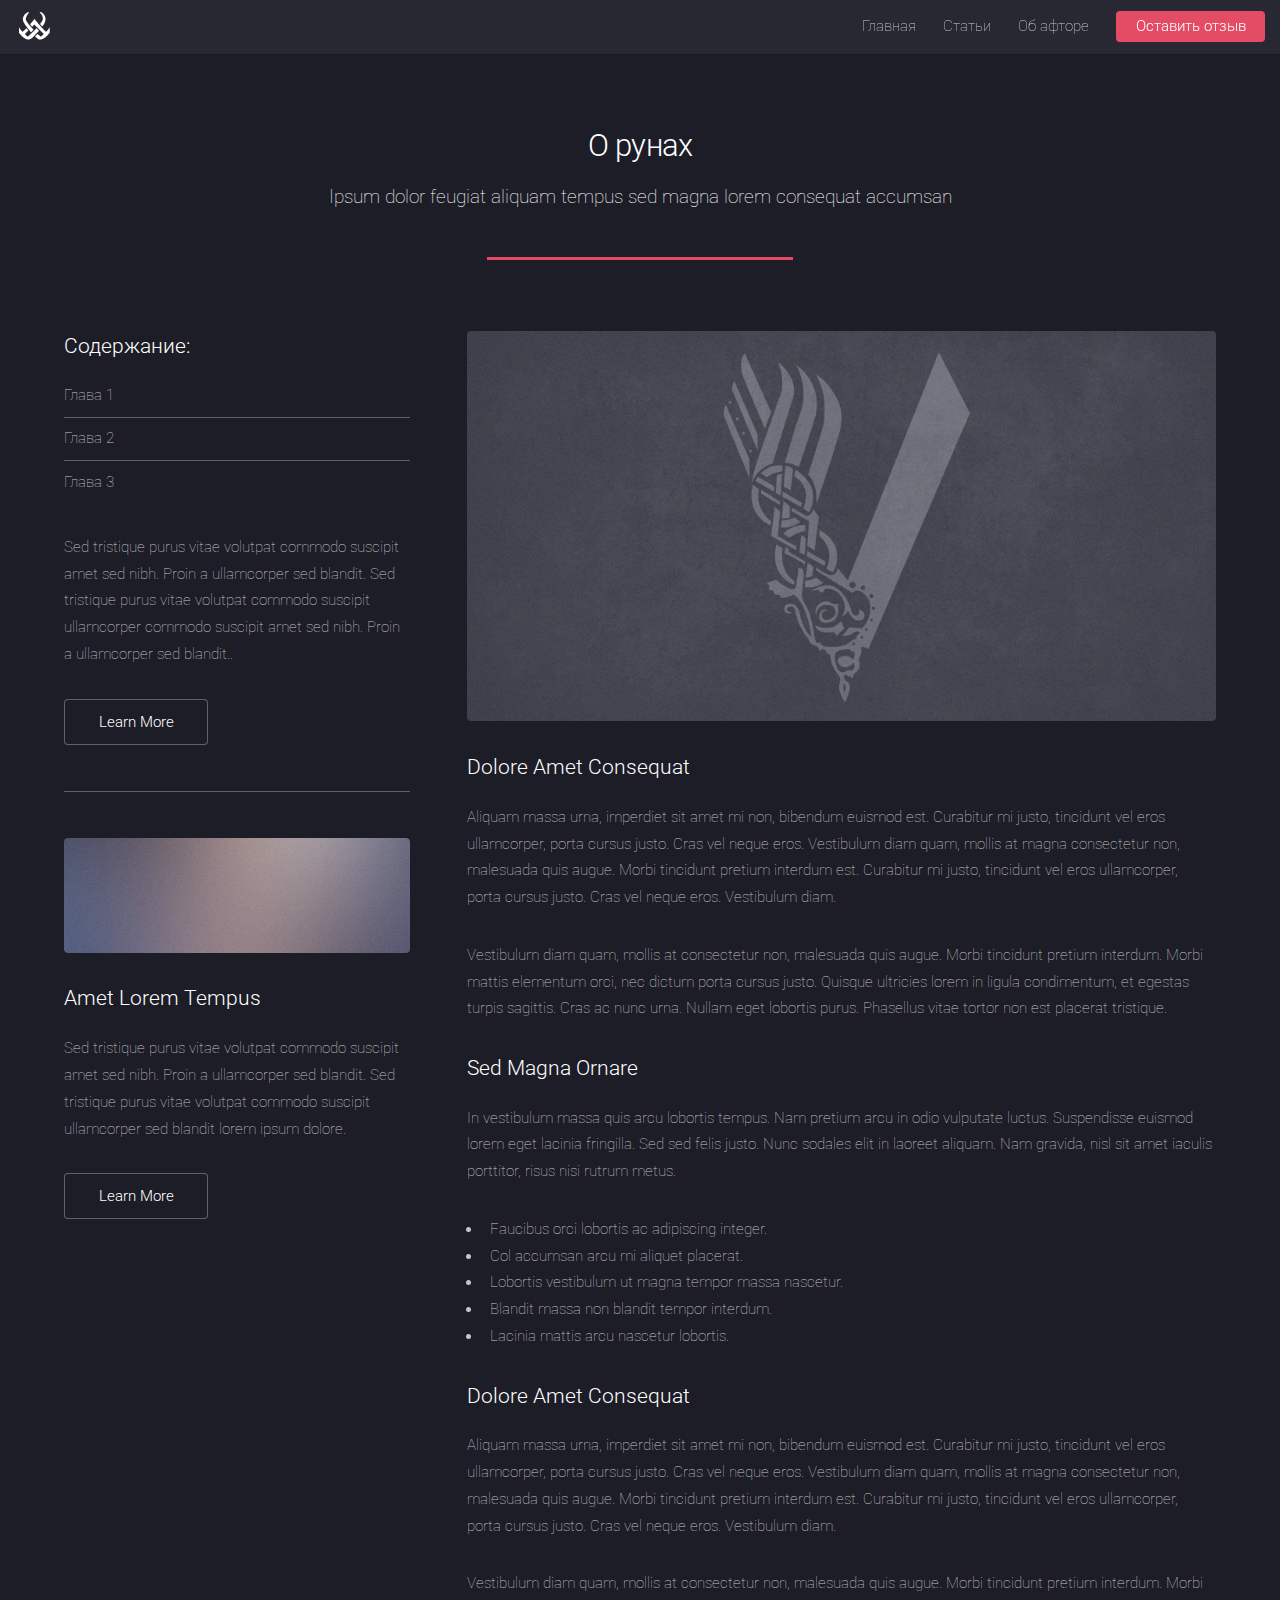
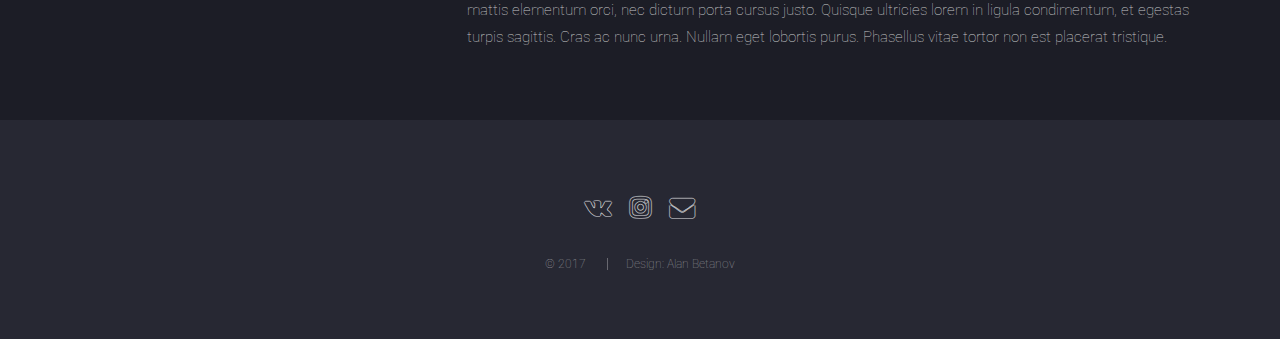
<file: about-runes.html>
<!DOCTYPE HTML>
<html>

<head>
	<title>About-runes</title>
	<meta charset="utf-8" />
	<meta name="viewport" content="width=device-width, initial-scale=1" />
	<!--[if lte IE 8]><script src="assets/js/ie/html5shiv.js"></script><![endif]-->
	<link rel="stylesheet" href="assets/css/main.css" />
	<!--[if lte IE 9]><link rel="stylesheet" href="assets/css/ie9.css" /><![endif]-->
	<!--[if lte IE 8]><link rel="stylesheet" href="assets/css/ie8.css" /><![endif]-->
	<link href="./assets/Keyrune-master/css/keyrune.min.css" rel="stylesheet" type="text/css" />
</head>

<body>
	<div id="page-wrapper">

		<!-- Header -->
		<header id="header">
			<h1 id="logo"><a href="index.html"><i class="ss ss-dds ss-2x"></i></a></h1>
			<nav id="nav">
				<ul>
					<li><a href="index.html">Главная</a></li>
					<li>
						<a href="about-runes.html">Статьи</a>
						<ul>
							<li><a href="about-runes.html">О рунах</a></li>
							<li><a href="about-runes.html">Руны старшего футарка</a>
								<ul>
									<li><a href="#">Статья 1</a></li>
									<li><a href="#">Статья 2</a></li>
									<li><a href="#">Статья 3</a></li>
									<li><a href="#">Статья 4</a></li>
								</ul>
							</li>
							<li><a href="about-runes.html">Банд-руны</a>
								<ul>
									<li><a href="#">Статья 1</a></li>
									<li><a href="#">Статья 2</a></li>
									<li><a href="#">Статья 3</a></li>
									<li><a href="#">Статья 4</a></li>
								</ul>
							</li>
							<li><a href="about-runes.html">Гальва-ставы</a>
								<ul>
									<li><a href="#">Статья 1</a></li>
									<li><a href="#">Статья 2</a></li>
									<li><a href="#">Статья 3</a></li>
									<li><a href="#">Статья 4</a></li>
								</ul>
							</li>
						</ul>
					</li>
					<li><a href="author.html">Об афторе</a></li>
					<li><a href="https://vk.com/public80750630" class="button special">Оставить отзыв</a></li>
				</ul>
			</nav>
		</header>

		<!-- Main -->
		<div id="main" class="wrapper style1">
			<div class="container">
				<header class="major">
					<h2>О рунах</h2>
					<p>Ipsum dolor feugiat aliquam tempus sed magna lorem consequat accumsan</p>
				</header>
				<div class="row 150%">
					<div class="4u 12u$(medium)">

						<!-- Sidebar -->
						<section id="sidebar">
							<section>
								<h3>Содержание:</h3>
								<ul class="alt">
									<li><a href="#one" class="scrolly">Глава 1</a></li>
									<li><a href="#two" class="scrolly">Глава 2</a></li>
									<li><a href="#three" class="scrolly">Глава 3</a></li>
								</ul>
								<p>Sed tristique purus vitae volutpat commodo suscipit amet sed nibh. Proin a ullamcorper sed blandit. Sed tristique
									purus vitae volutpat commodo suscipit ullamcorper commodo suscipit amet sed nibh. Proin a ullamcorper sed blandit..</p>
								<footer>
									<ul class="actions">
										<li><a href="#" class="button">Learn More</a></li>
									</ul>
								</footer>
							</section>
							<hr />
							<section>
								<a href="#" class="image fit"><img src="images/pic06.jpg" alt="" /></a>
								<h3>Amet Lorem Tempus</h3>
								<p>Sed tristique purus vitae volutpat commodo suscipit amet sed nibh. Proin a ullamcorper sed blandit. Sed tristique
									purus vitae volutpat commodo suscipit ullamcorper sed blandit lorem ipsum dolore.</p>
								<footer>
									<ul class="actions">
										<li><a href="#" class="button">Learn More</a></li>
									</ul>
								</footer>
							</section>
						</section>

					</div>
					<div class="8u$ 12u$(medium) important(medium)">

						<!-- Content -->
						<section id="content">
							<a href="#" class="image fit"><img src="images/pic05.jpg" alt="" /></a>
							<h3 id="one">Dolore Amet Consequat</h3>
							<p>Aliquam massa urna, imperdiet sit amet mi non, bibendum euismod est. Curabitur mi justo, tincidunt vel eros ullamcorper,
								porta cursus justo. Cras vel neque eros. Vestibulum diam quam, mollis at magna consectetur non, malesuada quis augue.
								Morbi tincidunt pretium interdum est. Curabitur mi justo, tincidunt vel eros ullamcorper, porta cursus justo. Cras
								vel neque eros. Vestibulum diam.</p>
							<p>Vestibulum diam quam, mollis at consectetur non, malesuada quis augue. Morbi tincidunt pretium interdum. Morbi mattis
								elementum orci, nec dictum porta cursus justo. Quisque ultricies lorem in ligula condimentum, et egestas turpis sagittis.
								Cras ac nunc urna. Nullam eget lobortis purus. Phasellus vitae tortor non est placerat tristique.</p>

							<h3 id="two">Sed Magna Ornare</h3>
							<p>In vestibulum massa quis arcu lobortis tempus. Nam pretium arcu in odio vulputate luctus. Suspendisse euismod lorem
								eget lacinia fringilla. Sed sed felis justo. Nunc sodales elit in laoreet aliquam. Nam gravida, nisl sit amet iaculis
								porttitor, risus nisi rutrum metus.</p>
							<ul>
								<li>Faucibus orci lobortis ac adipiscing integer.</li>
								<li>Col accumsan arcu mi aliquet placerat.</li>
								<li>Lobortis vestibulum ut magna tempor massa nascetur.</li>
								<li>Blandit massa non blandit tempor interdum.</li>
								<li>Lacinia mattis arcu nascetur lobortis.</li>
							</ul>

							<h3 id="three">Dolore Amet Consequat</h3>
							<p>Aliquam massa urna, imperdiet sit amet mi non, bibendum euismod est. Curabitur mi justo, tincidunt vel eros ullamcorper,
								porta cursus justo. Cras vel neque eros. Vestibulum diam quam, mollis at magna consectetur non, malesuada quis augue.
								Morbi tincidunt pretium interdum est. Curabitur mi justo, tincidunt vel eros ullamcorper, porta cursus justo. Cras
								vel neque eros. Vestibulum diam.</p>
							<p>Vestibulum diam quam, mollis at consectetur non, malesuada quis augue. Morbi tincidunt pretium interdum. Morbi mattis
								elementum orci, nec dictum porta cursus justo. Quisque ultricies lorem in ligula condimentum, et egestas turpis sagittis.
								Cras ac nunc urna. Nullam eget lobortis purus. Phasellus vitae tortor non est placerat tristique.</p>
						</section>

					</div>
				</div>
			</div>
		</div>

		<!-- Footer -->
		<footer id="footer">
			<ul class="icons">
				<li><a href="https://vk.com/id103055070" class="icon alt fa-vk"><span class="label">Vkontakte</span></a></li>
				<li><a href="#" class="icon alt fa-instagram"><span class="label">Instagram</span></a></li>
				<li><a href="#" class="icon alt fa-envelope"><span class="label">Email</span></a></li>
			</ul>
			<ul class="copyright">
				<li>&copy; 2017</li>
				<li>Design: <a href="https://alan-eng.github.io/">Alan Betanov</a></li>
			</ul>
		</footer>

	</div>

	<!-- Scripts -->
	<script src="assets/js/jquery.min.js"></script>
	<script src="assets/js/jquery.scrolly.min.js"></script>
	<script src="assets/js/jquery.dropotron.min.js"></script>
	<script src="assets/js/jquery.scrollex.min.js"></script>
	<script src="assets/js/skel.min.js"></script>
	<script src="assets/js/util.js"></script>
	<!--[if lte IE 8]><script src="assets/js/ie/respond.min.js"></script><![endif]-->
	<script src="assets/js/main.js"></script>

</body>

</html>
</file>
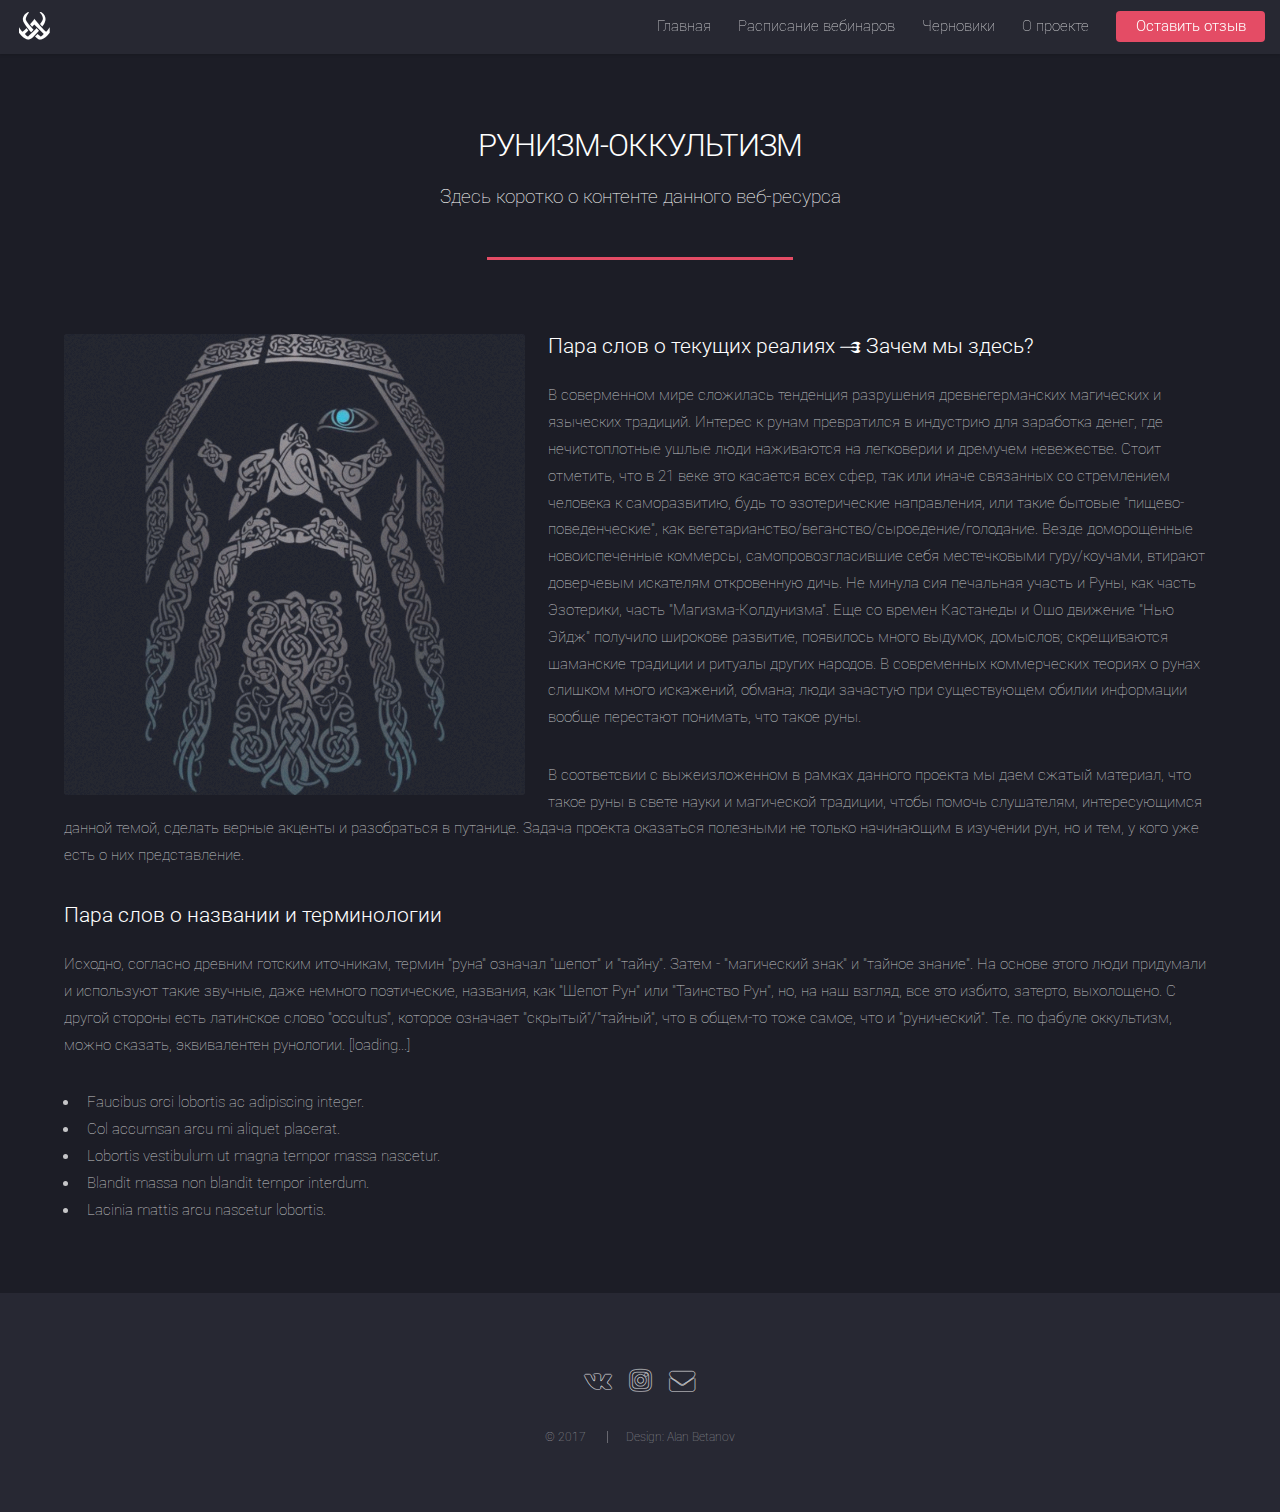
<file: author.html>
<!DOCTYPE HTML>
<html>

<head>
	<title>Author</title>
	<meta charset="utf-8" />
	<meta name="viewport" content="width=device-width, initial-scale=1" />
	<!--[if lte IE 8]><script src="assets/js/ie/html5shiv.js"></script><![endif]-->
	<link rel="stylesheet" href="assets/css/main.css" />
	<!--[if lte IE 9]><link rel="stylesheet" href="assets/css/ie9.css" /><![endif]-->
	<!--[if lte IE 8]><link rel="stylesheet" href="assets/css/ie8.css" /><![endif]-->
	<link href="./assets/Keyrune-master/css/keyrune.min.css" rel="stylesheet" type="text/css" />
</head>

<body>
	<div id="page-wrapper">

		<!-- Header -->
		<header id="header">
			<h1 id="logo"><a href="index.html"><i class="ss ss-dds ss-2x"></i></a></h1>
			<nav id="nav">
				<ul>
					<li><a href="index.html">Главная</a></li>
					<li><a href="#five" class="scrolly">Расписание вебинаров</a></li>
					<li>
						<u><a href="https://vk.com/public80750630">Черновики</a></u>
						<ul>
							<li><a href="about-runes.html">Вводная мифологическая и историческая информация по рунам</a></li>
							<li><a href="about-runes.html">Старший Футарк</a>
								<ul>
									<li><a href="#">24 знака с объяснением значений имен и краткими комментариями</a></li>
									<li><a href="#">Рунические памятники Старшего Футарка</a></li>
									<li><a href="#">Использование древнейшей рунической магии</a></li>
									<li><a href="#">Вязаные руны в Старшем Футарке</a></li>
								</ul>
							</li>
							<li><a href="about-runes.html">Банд-руны</a>
								<ul>
									<li><a href="#">"Бёндин" или Грозди рун</a></li>
									<li><a href="#">Рунические монограммы — фангамарки</a></li>
									<li><a href="#">Руны в одну линию — "магические бусы" или "узлы"</a></li>
									<li><a href="#">Банд-руны в Гальдраставах</a></li>
								</ul>
							</li>
							<li><a href="about-runes.html">Гальдраставы</a>
								<ul>
									<li><a href="#">Шлемы Ужаса, Ветреные Пасти</a></li>
									<li><a href="#">Локи Сделки, Узлы Удачи</a></li>
									<li><a href="#">Шипы Сна, Молоты Тора</a></li>
									<li><a href="#">Распятия-Розукросы, Защитные печати</a></li>
								</ul>
							</li>
						</ul>
					</li>
					<li><a href="author.html">О проекте</a></li>
					<li><a href="https://vk.com/public80750630" class="button special">Оставить отзыв</a></li>
	</ul>
	</nav>
	</header>
	</div>
		<!-- Main -->
		<div id="main" class="wrapper style1">
			<div class="container">
				<header class="major">
					<h2>РУНИЗМ-ОККУЛЬТИЗМ</h2>
					<p>Здесь коротко о контенте данного веб-ресурса</p>
				</header>

				<!-- Content -->
				<section id="content">
					<a href="#" class="image left"><img src="images/pic07.jpg" alt="" /></a>
					<h3>Пара слов о текущих реалиях <i class="ss ss-brb"></i> Зачем мы здесь? </h3>
					<p>В соверменном мире сложилась тенденция разрушения древнегерманских магических и языческих традиций. Интерес к рунам превратился в индустрию для заработка денег, где нечистоплотные ушлые люди наживаются на легковерии и дремучем невежестве. Стоит отметить, что в 21 веке это касается всех сфер, так или иначе связанных со стремлением человека к саморазвитию, будь то эзотерические направления, или такие бытовые "пищево-поведенческие", как вегетарианство/веганство/сыроедение/голодание. Везде доморощенные новоиспеченные коммерсы, самопровозгласившие себя местечковыми гуру/коучами, втирают доверчевым искателям откровенную дичь. Не минула сия печальная участь и Руны, как часть Эзотерики, часть "Магизма-Колдунизма". Еще со времен Кастанеды и Ошо движение "Нью Эйдж" получило широкове развитие, появилось много выдумок, домыслов; скрещиваются шаманские традиции и ритуалы других народов. В современных коммерческих теориях о рунах слишком много искажений, обмана; люди зачастую при существующем обилии информации вообще перестают понимать, что такое руны. </p>
					<p>В соответсвии с выжеизложенном в рамках данного проекта мы даем сжатый материал, что такое руны в свете науки и магической традиции, чтобы помочь слушателям, интересующимся данной темой, сделать верные акценты и разобраться в путанице. Задача проекта оказаться полезными не только начинающим в изучении рун, но и тем, у кого уже есть о них представление.</p>
					<h3>Пара слов о названии и терминологии</h3>
					<p>Исходно, согласно древним готским иточникам, термин "руна" означал "шепот" и "тайну". Затем - "магический знак" и "тайное знание". На основе этого люди придумали и используют такие звучные, даже немного поэтические, названия, как "Шепот Рун" или "Таинство Рун", но, на наш взгляд, все это избито, затерто, выхолощено. С другой стороны есть латинское слово "occultus", которое означает "скрытый"/"тайный", что в общем-то тоже самое, что и "рунический". Т.е. по фабуле оккультизм, можно сказать, эквивалентен рунологии. [loading...] </p>
					<ul>
						<li>Faucibus orci lobortis ac adipiscing integer.</li>
						<li>Col accumsan arcu mi aliquet placerat.</li>
						<li>Lobortis vestibulum ut magna tempor massa nascetur.</li>
						<li>Blandit massa non blandit tempor interdum.</li>
						<li>Lacinia mattis arcu nascetur lobortis.</li>
					</ul>
				</section>

			</div>
		</div>

		<!-- Footer -->
		<footer id="footer">
			<ul class="icons">
				<li><a href="https://vk.com/id103055070" class="icon alt fa-vk"><span class="label">Vkontakte</span></a></li>
				<li><a href="#" class="icon alt fa-instagram"><span class="label">Instagram</span></a></li>
				<li><a href="#" class="icon alt fa-envelope"><span class="label">Email</span></a></li>
			</ul>
			<ul class="copyright">
				<li>&copy; 2017</li>
				<li>Design: <a href="https://alan-eng.github.io/">Alan Betanov</a></li>
			</ul>
		</footer>

	</div>

	<!-- Scripts -->
	<script src="assets/js/jquery.min.js"></script>
	<script src="assets/js/jquery.scrolly.min.js"></script>
	<script src="assets/js/jquery.dropotron.min.js"></script>
	<script src="assets/js/jquery.scrollex.min.js"></script>
	<script src="assets/js/skel.min.js"></script>
	<script src="assets/js/util.js"></script>
	<!--[if lte IE 8]><script src="assets/js/ie/respond.min.js"></script><![endif]-->
	<script src="assets/js/main.js"></script>

</body>

</html>
</file>
<file: assets/css/ie9.css>
/*
	Landed by HTML5 UP
	html5up.net | @ajlkn
	Free for personal and commercial use under the CCA 3.0 license (html5up.net/license)
*/

/* Loader */

	body.landing:before, body.landing:after {
		display: none !important;
	}

/* Icon */

	.icon.alt {
		color: inherit !important;
	}

	.icon.major.alt:before {
		color: #ffffff !important;
	}

/* Banner */

	#banner:after {
		background-color: rgba(23, 24, 32, 0.95);
	}

/* Footer */

	#footer .icons .icon.alt:before {
		color: #ffffff !important;
	}
</file>
<file: assets/css/ie8.css>
/*
	Landed by HTML5 UP
	html5up.net | @ajlkn
	Free for personal and commercial use under the CCA 3.0 license (html5up.net/license)
*/

/* Basic */

	body {
		color: #ffffff;
	}

	body, html, #page-wrapper {
		height: 100%;
	}

	blockquote {
		border-left: solid 4px #606067;
	}

	code {
		background: #32333b;
	}

	hr {
		border-bottom: solid 1px #606067;
	}

/* Icon */

	.icon.major {
		-ms-behavior: url("assets/js/ie/PIE.htc");
	}

/* Image */

	.image {
		position: relative;
		-ms-behavior: url("assets/js/ie/PIE.htc");
	}

		.image:before {
			display: none;
		}

		.image img {
			position: relative;
			-ms-behavior: url("assets/js/ie/PIE.htc");
		}

/* Form */

	input[type="text"],
	input[type="password"],
	input[type="email"],
	select,
	textarea {
		position: relative;
		-ms-behavior: url("assets/js/ie/PIE.htc");
	}

		input[type="text"]:focus,
		input[type="password"]:focus,
		input[type="email"]:focus,
		select:focus,
		textarea:focus {
			-ms-behavior: url("assets/js/ie/PIE.htc");
		}

	input[type="text"],
	input[type="password"],
	input[type="email"] {
		line-height: 3em;
	}

	input[type="checkbox"],
	input[type="radio"] {
		font-size: 3em;
	}

		input[type="checkbox"] + label:before,
		input[type="radio"] + label:before {
			display: none;
		}

/* Table */

	table tbody tr {
		border: solid 1px #606067;
	}

	table thead {
		border-bottom: solid 1px #606067;
	}

	table tfoot {
		border-top: solid 1px #606067;
	}

	table.alt tbody tr td {
		border: solid 1px #606067;
	}

/* Button */

	input[type="submit"],
	input[type="reset"],
	input[type="button"],
	.button {
		border: solid 1px #ffffff !important;
	}

		input[type="submit"].special,
		input[type="reset"].special,
		input[type="button"].special,
		.button.special {
			border: 0 !important;
		}

/* Goto Next */

	.goto-next {
		display: none;
	}

/* Spotlight */

	.spotlight {
		height: 100%;
	}

		.spotlight .content {
			background: #272833;
		}

/* Wrapper */

	.wrapper.style2 input[type="text"]:focus,
	.wrapper.style2 input[type="password"]:focus,
	.wrapper.style2 input[type="email"]:focus,
	.wrapper.style2 select:focus,
	.wrapper.style2 textarea:focus {
		border-color: #ffffff;
	}

	.wrapper.style2 input[type="submit"].special:hover, .wrapper.style2 input[type="submit"].special:active,
	.wrapper.style2 input[type="reset"].special:hover,
	.wrapper.style2 input[type="reset"].special:active,
	.wrapper.style2 input[type="button"].special:hover,
	.wrapper.style2 input[type="button"].special:active,
	.wrapper.style2 .button.special:hover,
	.wrapper.style2 .button.special:active {
		color: #e44c65 !important;
	}

/* Dropotron */

	.dropotron {
		background: #272833;
		box-shadow: none !important;
		-ms-behavior: url("assets/js/ie/PIE.htc");
	}

		.dropotron > li a, .dropotron > li span {
			color: #ffffff !important;
		}

		.dropotron.level-0 {
			margin-top: 0;
		}

			.dropotron.level-0:before {
				display: none;
			}

/* Header */

	#header {
		background: #272833;
	}

/* Banner */

	#banner {
		height: 100%;
	}

		#banner:before {
			height: 100%;
		}

		#banner:after {
			background-image: url("images/ie/banner-overlay.png");
		}
</file>
<file: assets/css/main.css>
@import url("font-awesome.min.css");
@import url("https://fonts.googleapis.com/css?family=Roboto:100,300,100italic,300italic");

/*
	Landed by HTML5 UP
	html5up.net | @ajlkn
	Free for personal and commercial use under the CCA 3.0 license (html5up.net/license)
*/

/* Reset */

	html, body, div, span, applet, object, iframe, h1, h2, h3, h4, h5, h6, p, blockquote, pre, a, abbr, acronym, address, big, cite, code, del, dfn, em, img, ins, kbd, q, s, samp, small, strike, strong, sub, sup, tt, var, b, u, i, center, dl, dt, dd, ol, ul, li, fieldset, form, label, legend, table, caption, tbody, tfoot, thead, tr, th, td, article, aside, canvas, details, embed, figure, figcaption, footer, header, hgroup, menu, nav, output, ruby, section, summary, time, mark, audio, video {
		margin: 0;
		padding: 0;
		border: 0;
		font-size: 100%;
		font: inherit;
		vertical-align: baseline;
	}

	article, aside, details, figcaption, figure, footer, header, hgroup, menu, nav, section {
		display: block;
	}

	body {
		line-height: 1;
	}

	ol, ul {
		list-style: none;
	}

	blockquote, q {
		quotes: none;
	}

	blockquote:before, blockquote:after, q:before, q:after {
		content: '';
		content: none;
	}

	table {
		border-collapse: collapse;
		border-spacing: 0;
	}

	body {
		-webkit-text-size-adjust: none;
	}

/*Animated SVG Image*/

#arrow {
  /*margin-top: -150px;*/
	/*display: inline-block;*/
	position: absolute;
	top: 220%;
	left: 82%;
  height: 600px;
  /*transform: rotate(90deg);*/
  /*z-index: 300;*/
	 -webkit-animation-name: example; /* Safari 4.0 - 8.0 */
    -webkit-animation-duration: 3s; /* Safari 4.0 - 8.0 */
    animation-name: example;
    animation-duration: 3s;
		animation-iteration-count: infinite;
}

#rune-alphabet {

	/*width: 100%;*/
	height: 100%;
	z-index: 1;
  margin: auto;
  position: absolute;
  top: 0; left: 0; bottom: 0; right: 0; /*Position center*/
}

#rune-alphabet g path {
	 stroke: #080808;
	 stroke-width: 1;
}


#rune-alphabet .animation-delay-2s {
	animation-delay: 2s;
  stroke: #030303;
}

#rune-alphabet .animation-delay-1s {
	animation-delay: 1s;
	stroke-dasharray: 200;
  stroke-dashoffset: 200;
	stroke: #121212;
}

@keyframes example {
    0%   {opacity:1; left:82%; top:200%;}
    /*25%  {opacity:1; left:200px; top:0px;}*/
    50%  {opacity:0,5; left:82%; top:80px;}
    /*75%  {opacity:1; left:0px; top:200px;}*/
    100% {opacity:1; left:82%; top:200%;}
}

path, line, circle, polygon {
  stroke-dasharray: 500;
  stroke-dashoffset: 500;
  animation: offset 6s infinite linear backwards;
}

#txt {
  margin: 0 auto;
  color: #fff;
  margin-top: 90px;
  font-family: 'Raleway', sans-serif;
  font-size: 28pt;
  padding-bottom: 2px;
  width: 370px;
  z-index: 200;
  position: relative;
}

@keyframes offset {
  to {
    stroke-dashoffset: -500;
  }
}

/*Animated SVG Image*/

/* Box Model */

	*, *:before, *:after {
		-moz-box-sizing: border-box;
		-webkit-box-sizing: border-box;
		box-sizing: border-box;
	}

/* Containers */

	.container {
		margin-left: auto;
		margin-right: auto;
	}

	.container.\31 25\25 {
		width: 100%;
		max-width: 87.5em;
		min-width: 70em;
	}

	.container.\37 5\25 {
		width: 52.5em;
	}

	.container.\35 0\25 {
		width: 35em;
	}

	.container.\32 5\25 {
		width: 17.5em;
	}

	.container {
		width: 70em;
	}

	@media screen and (max-width: 1680px) {

		.container.\31 25\25 {
			width: 100%;
			max-width: 87.5em;
			min-width: 70em;
		}

		.container.\37 5\25 {
			width: 52.5em;
		}

		.container.\35 0\25 {
			width: 35em;
		}

		.container.\32 5\25 {
			width: 17.5em;
		}

		.container {
			width: 70em;
		}

	}

	@media screen and (max-width: 1280px) {

		.container.\31 25\25 {
			width: 100%;
			max-width: 112.5%;
			min-width: 90%;
		}

		.container.\37 5\25 {
			width: 67.5%;
		}

		.container.\35 0\25 {
			width: 45%;
		}

		.container.\32 5\25 {
			width: 22.5%;
		}

		.container {
			width: 90%;
		}

	}

	@media screen and (max-width: 980px) {

		.container.\31 25\25 {
			width: 100%;
			max-width: 125%;
			min-width: 100%;
		}

		.container.\37 5\25 {
			width: 75%;
		}

		.container.\35 0\25 {
			width: 50%;
		}

		.container.\32 5\25 {
			width: 25%;
		}

		.container {
			width: 100% !important;
		}

	}

	@media screen and (max-width: 736px) {

		.container.\31 25\25 {
			width: 100%;
			max-width: 125%;
			min-width: 100%;
		}

		.container.\37 5\25 {
			width: 75%;
		}

		.container.\35 0\25 {
			width: 50%;
		}

		.container.\32 5\25 {
			width: 25%;
		}

		.container {
			width: 100% !important;
		}

	}

	@media screen and (max-width: 480px) {

		.container.\31 25\25 {
			width: 100%;
			max-width: 125%;
			min-width: 100%;
		}

		.container.\37 5\25 {
			width: 75%;
		}

		.container.\35 0\25 {
			width: 50%;
		}

		.container.\32 5\25 {
			width: 25%;
		}

		.container {
			width: 100% !important;
		}

	}

/* Grid */

	.row {
		border-bottom: solid 1px transparent;
		-moz-box-sizing: border-box;
		-webkit-box-sizing: border-box;
		box-sizing: border-box;
	}

	.row > * {
		float: left;
		-moz-box-sizing: border-box;
		-webkit-box-sizing: border-box;
		box-sizing: border-box;
	}

	.row:after, .row:before {
		content: '';
		display: block;
		clear: both;
		height: 0;
	}

	.row.uniform > * > :first-child {
		margin-top: 0;
	}

	.row.uniform > * > :last-child {
		margin-bottom: 0;
	}

	.row.\30 \25 > * {
		padding: 0 0 0 0em;
	}

	.row.\30 \25 {
		margin: 0 0 -1px 0em;
	}

	.row.uniform.\30 \25 > * {
		padding: 0em 0 0 0em;
	}

	.row.uniform.\30 \25 {
		margin: 0em 0 -1px 0em;
	}

	.row > * {
		padding: 0 0 0 2.5em;
	}

	.row {
		margin: 0 0 -1px -2.5em;
	}

	.row.uniform > * {
		padding: 2.5em 0 0 2.5em;
	}

	.row.uniform {
		margin: -2.5em 0 -1px -2.5em;
	}

	.row.\32 00\25 > * {
		padding: 0 0 0 5em;
	}

	.row.\32 00\25 {
		margin: 0 0 -1px -5em;
	}

	.row.uniform.\32 00\25 > * {
		padding: 5em 0 0 5em;
	}

	.row.uniform.\32 00\25 {
		margin: -5em 0 -1px -5em;
	}

	.row.\31 50\25 > * {
		padding: 0 0 0 3.75em;
	}

	.row.\31 50\25 {
		margin: 0 0 -1px -3.75em;
	}

	.row.uniform.\31 50\25 > * {
		padding: 3.75em 0 0 3.75em;
	}

	.row.uniform.\31 50\25 {
		margin: -3.75em 0 -1px -3.75em;
	}

	.row.\35 0\25 > * {
		padding: 0 0 0 1.25em;
	}

	.row.\35 0\25 {
		margin: 0 0 -1px -1.25em;
	}

	.row.uniform.\35 0\25 > * {
		padding: 1.25em 0 0 1.25em;
	}

	.row.uniform.\35 0\25 {
		margin: -1.25em 0 -1px -1.25em;
	}

	.row.\32 5\25 > * {
		padding: 0 0 0 0.625em;
	}

	.row.\32 5\25 {
		margin: 0 0 -1px -0.625em;
	}

	.row.uniform.\32 5\25 > * {
		padding: 0.625em 0 0 0.625em;
	}

	.row.uniform.\32 5\25 {
		margin: -0.625em 0 -1px -0.625em;
	}

	.\31 2u, .\31 2u\24 {
		width: 100%;
		clear: none;
		margin-left: 0;
	}

	.\31 1u, .\31 1u\24 {
		width: 91.6666666667%;
		clear: none;
		margin-left: 0;
	}

	.\31 0u, .\31 0u\24 {
		width: 83.3333333333%;
		clear: none;
		margin-left: 0;
	}

	.\39 u, .\39 u\24 {
		width: 75%;
		clear: none;
		margin-left: 0;
	}

	.\38 u, .\38 u\24 {
		width: 66.6666666667%;
		clear: none;
		margin-left: 0;
	}

	.\37 u, .\37 u\24 {
		width: 58.3333333333%;
		clear: none;
		margin-left: 0;
	}

	.\36 u, .\36 u\24 {
		width: 50%;
		clear: none;
		margin-left: 0;
	}

	.\35 u, .\35 u\24 {
		width: 41.6666666667%;
		clear: none;
		margin-left: 0;
	}

	.\34 u, .\34 u\24 {
		width: 33.3333333333%;
		clear: none;
		margin-left: 0;
	}

	.\33 u, .\33 u\24 {
		width: 25%;
		clear: none;
		margin-left: 0;
	}

	.\32 u, .\32 u\24 {
		width: 16.6666666667%;
		clear: none;
		margin-left: 0;
	}

	.\31 u, .\31 u\24 {
		width: 8.3333333333%;
		clear: none;
		margin-left: 0;
	}

	.\31 2u\24 + *,
	.\31 1u\24 + *,
	.\31 0u\24 + *,
	.\39 u\24 + *,
	.\38 u\24 + *,
	.\37 u\24 + *,
	.\36 u\24 + *,
	.\35 u\24 + *,
	.\34 u\24 + *,
	.\33 u\24 + *,
	.\32 u\24 + *,
	.\31 u\24 + * {
		clear: left;
	}

	.\-11u {
		margin-left: 91.66667%;
	}

	.\-10u {
		margin-left: 83.33333%;
	}

	.\-9u {
		margin-left: 75%;
	}

	.\-8u {
		margin-left: 66.66667%;
	}

	.\-7u {
		margin-left: 58.33333%;
	}

	.\-6u {
		margin-left: 50%;
	}

	.\-5u {
		margin-left: 41.66667%;
	}

	.\-4u {
		margin-left: 33.33333%;
	}

	.\-3u {
		margin-left: 25%;
	}

	.\-2u {
		margin-left: 16.66667%;
	}

	.\-1u {
		margin-left: 8.33333%;
	}

	@media screen and (max-width: 1680px) {

		.row > * {
			padding: 0 0 0 2.5em;
		}

		.row {
			margin: 0 0 -1px -2.5em;
		}

		.row.uniform > * {
			padding: 2.5em 0 0 2.5em;
		}

		.row.uniform {
			margin: -2.5em 0 -1px -2.5em;
		}

		.row.\32 00\25 > * {
			padding: 0 0 0 5em;
		}

		.row.\32 00\25 {
			margin: 0 0 -1px -5em;
		}

		.row.uniform.\32 00\25 > * {
			padding: 5em 0 0 5em;
		}

		.row.uniform.\32 00\25 {
			margin: -5em 0 -1px -5em;
		}

		.row.\31 50\25 > * {
			padding: 0 0 0 3.75em;
		}

		.row.\31 50\25 {
			margin: 0 0 -1px -3.75em;
		}

		.row.uniform.\31 50\25 > * {
			padding: 3.75em 0 0 3.75em;
		}

		.row.uniform.\31 50\25 {
			margin: -3.75em 0 -1px -3.75em;
		}

		.row.\35 0\25 > * {
			padding: 0 0 0 1.25em;
		}

		.row.\35 0\25 {
			margin: 0 0 -1px -1.25em;
		}

		.row.uniform.\35 0\25 > * {
			padding: 1.25em 0 0 1.25em;
		}

		.row.uniform.\35 0\25 {
			margin: -1.25em 0 -1px -1.25em;
		}

		.row.\32 5\25 > * {
			padding: 0 0 0 0.625em;
		}

		.row.\32 5\25 {
			margin: 0 0 -1px -0.625em;
		}

		.row.uniform.\32 5\25 > * {
			padding: 0.625em 0 0 0.625em;
		}

		.row.uniform.\32 5\25 {
			margin: -0.625em 0 -1px -0.625em;
		}

		.\31 2u\28xlarge\29, .\31 2u\24\28xlarge\29 {
			width: 100%;
			clear: none;
			margin-left: 0;
		}

		.\31 1u\28xlarge\29, .\31 1u\24\28xlarge\29 {
			width: 91.6666666667%;
			clear: none;
			margin-left: 0;
		}

		.\31 0u\28xlarge\29, .\31 0u\24\28xlarge\29 {
			width: 83.3333333333%;
			clear: none;
			margin-left: 0;
		}

		.\39 u\28xlarge\29, .\39 u\24\28xlarge\29 {
			width: 75%;
			clear: none;
			margin-left: 0;
		}

		.\38 u\28xlarge\29, .\38 u\24\28xlarge\29 {
			width: 66.6666666667%;
			clear: none;
			margin-left: 0;
		}

		.\37 u\28xlarge\29, .\37 u\24\28xlarge\29 {
			width: 58.3333333333%;
			clear: none;
			margin-left: 0;
		}

		.\36 u\28xlarge\29, .\36 u\24\28xlarge\29 {
			width: 50%;
			clear: none;
			margin-left: 0;
		}

		.\35 u\28xlarge\29, .\35 u\24\28xlarge\29 {
			width: 41.6666666667%;
			clear: none;
			margin-left: 0;
		}

		.\34 u\28xlarge\29, .\34 u\24\28xlarge\29 {
			width: 33.3333333333%;
			clear: none;
			margin-left: 0;
		}

		.\33 u\28xlarge\29, .\33 u\24\28xlarge\29 {
			width: 25%;
			clear: none;
			margin-left: 0;
		}

		.\32 u\28xlarge\29, .\32 u\24\28xlarge\29 {
			width: 16.6666666667%;
			clear: none;
			margin-left: 0;
		}

		.\31 u\28xlarge\29, .\31 u\24\28xlarge\29 {
			width: 8.3333333333%;
			clear: none;
			margin-left: 0;
		}

		.\31 2u\24\28xlarge\29 + *,
		.\31 1u\24\28xlarge\29 + *,
		.\31 0u\24\28xlarge\29 + *,
		.\39 u\24\28xlarge\29 + *,
		.\38 u\24\28xlarge\29 + *,
		.\37 u\24\28xlarge\29 + *,
		.\36 u\24\28xlarge\29 + *,
		.\35 u\24\28xlarge\29 + *,
		.\34 u\24\28xlarge\29 + *,
		.\33 u\24\28xlarge\29 + *,
		.\32 u\24\28xlarge\29 + *,
		.\31 u\24\28xlarge\29 + * {
			clear: left;
		}

		.\-11u\28xlarge\29 {
			margin-left: 91.66667%;
		}

		.\-10u\28xlarge\29 {
			margin-left: 83.33333%;
		}

		.\-9u\28xlarge\29 {
			margin-left: 75%;
		}

		.\-8u\28xlarge\29 {
			margin-left: 66.66667%;
		}

		.\-7u\28xlarge\29 {
			margin-left: 58.33333%;
		}

		.\-6u\28xlarge\29 {
			margin-left: 50%;
		}

		.\-5u\28xlarge\29 {
			margin-left: 41.66667%;
		}

		.\-4u\28xlarge\29 {
			margin-left: 33.33333%;
		}

		.\-3u\28xlarge\29 {
			margin-left: 25%;
		}

		.\-2u\28xlarge\29 {
			margin-left: 16.66667%;
		}

		.\-1u\28xlarge\29 {
			margin-left: 8.33333%;
		}

	}

	@media screen and (max-width: 1280px) {

		.row > * {
			padding: 0 0 0 2.5em;
		}

		.row {
			margin: 0 0 -1px -2.5em;
		}

		.row.uniform > * {
			padding: 2.5em 0 0 2.5em;
		}

		.row.uniform {
			margin: -2.5em 0 -1px -2.5em;
		}

		.row.\32 00\25 > * {
			padding: 0 0 0 5em;
		}

		.row.\32 00\25 {
			margin: 0 0 -1px -5em;
		}

		.row.uniform.\32 00\25 > * {
			padding: 5em 0 0 5em;
		}

		.row.uniform.\32 00\25 {
			margin: -5em 0 -1px -5em;
		}

		.row.\31 50\25 > * {
			padding: 0 0 0 3.75em;
		}

		.row.\31 50\25 {
			margin: 0 0 -1px -3.75em;
		}

		.row.uniform.\31 50\25 > * {
			padding: 3.75em 0 0 3.75em;
		}

		.row.uniform.\31 50\25 {
			margin: -3.75em 0 -1px -3.75em;
		}

		.row.\35 0\25 > * {
			padding: 0 0 0 1.25em;
		}

		.row.\35 0\25 {
			margin: 0 0 -1px -1.25em;
		}

		.row.uniform.\35 0\25 > * {
			padding: 1.25em 0 0 1.25em;
		}

		.row.uniform.\35 0\25 {
			margin: -1.25em 0 -1px -1.25em;
		}

		.row.\32 5\25 > * {
			padding: 0 0 0 0.625em;
		}

		.row.\32 5\25 {
			margin: 0 0 -1px -0.625em;
		}

		.row.uniform.\32 5\25 > * {
			padding: 0.625em 0 0 0.625em;
		}

		.row.uniform.\32 5\25 {
			margin: -0.625em 0 -1px -0.625em;
		}

		.\31 2u\28large\29, .\31 2u\24\28large\29 {
			width: 100%;
			clear: none;
			margin-left: 0;
		}

		.\31 1u\28large\29, .\31 1u\24\28large\29 {
			width: 91.6666666667%;
			clear: none;
			margin-left: 0;
		}

		.\31 0u\28large\29, .\31 0u\24\28large\29 {
			width: 83.3333333333%;
			clear: none;
			margin-left: 0;
		}

		.\39 u\28large\29, .\39 u\24\28large\29 {
			width: 75%;
			clear: none;
			margin-left: 0;
		}

		.\38 u\28large\29, .\38 u\24\28large\29 {
			width: 66.6666666667%;
			clear: none;
			margin-left: 0;
		}

		.\37 u\28large\29, .\37 u\24\28large\29 {
			width: 58.3333333333%;
			clear: none;
			margin-left: 0;
		}

		.\36 u\28large\29, .\36 u\24\28large\29 {
			width: 50%;
			clear: none;
			margin-left: 0;
		}

		.\35 u\28large\29, .\35 u\24\28large\29 {
			width: 41.6666666667%;
			clear: none;
			margin-left: 0;
		}

		.\34 u\28large\29, .\34 u\24\28large\29 {
			width: 33.3333333333%;
			clear: none;
			margin-left: 0;
		}

		.\33 u\28large\29, .\33 u\24\28large\29 {
			width: 25%;
			clear: none;
			margin-left: 0;
		}

		.\32 u\28large\29, .\32 u\24\28large\29 {
			width: 16.6666666667%;
			clear: none;
			margin-left: 0;
		}

		.\31 u\28large\29, .\31 u\24\28large\29 {
			width: 8.3333333333%;
			clear: none;
			margin-left: 0;
		}

		.\31 2u\24\28large\29 + *,
		.\31 1u\24\28large\29 + *,
		.\31 0u\24\28large\29 + *,
		.\39 u\24\28large\29 + *,
		.\38 u\24\28large\29 + *,
		.\37 u\24\28large\29 + *,
		.\36 u\24\28large\29 + *,
		.\35 u\24\28large\29 + *,
		.\34 u\24\28large\29 + *,
		.\33 u\24\28large\29 + *,
		.\32 u\24\28large\29 + *,
		.\31 u\24\28large\29 + * {
			clear: left;
		}

		.\-11u\28large\29 {
			margin-left: 91.66667%;
		}

		.\-10u\28large\29 {
			margin-left: 83.33333%;
		}

		.\-9u\28large\29 {
			margin-left: 75%;
		}

		.\-8u\28large\29 {
			margin-left: 66.66667%;
		}

		.\-7u\28large\29 {
			margin-left: 58.33333%;
		}

		.\-6u\28large\29 {
			margin-left: 50%;
		}

		.\-5u\28large\29 {
			margin-left: 41.66667%;
		}

		.\-4u\28large\29 {
			margin-left: 33.33333%;
		}

		.\-3u\28large\29 {
			margin-left: 25%;
		}

		.\-2u\28large\29 {
			margin-left: 16.66667%;
		}

		.\-1u\28large\29 {
			margin-left: 8.33333%;
		}

	}

	@media screen and (max-width: 980px) {

		.row > * {
			padding: 0 0 0 2.5em;
		}

		.row {
			margin: 0 0 -1px -2.5em;
		}

		.row.uniform > * {
			padding: 2.5em 0 0 2.5em;
		}

		.row.uniform {
			margin: -2.5em 0 -1px -2.5em;
		}

		.row.\32 00\25 > * {
			padding: 0 0 0 5em;
		}

		.row.\32 00\25 {
			margin: 0 0 -1px -5em;
		}

		.row.uniform.\32 00\25 > * {
			padding: 5em 0 0 5em;
		}

		.row.uniform.\32 00\25 {
			margin: -5em 0 -1px -5em;
		}

		.row.\31 50\25 > * {
			padding: 0 0 0 3.75em;
		}

		.row.\31 50\25 {
			margin: 0 0 -1px -3.75em;
		}

		.row.uniform.\31 50\25 > * {
			padding: 3.75em 0 0 3.75em;
		}

		.row.uniform.\31 50\25 {
			margin: -3.75em 0 -1px -3.75em;
		}

		.row.\35 0\25 > * {
			padding: 0 0 0 1.25em;
		}

		.row.\35 0\25 {
			margin: 0 0 -1px -1.25em;
		}

		.row.uniform.\35 0\25 > * {
			padding: 1.25em 0 0 1.25em;
		}

		.row.uniform.\35 0\25 {
			margin: -1.25em 0 -1px -1.25em;
		}

		.row.\32 5\25 > * {
			padding: 0 0 0 0.625em;
		}

		.row.\32 5\25 {
			margin: 0 0 -1px -0.625em;
		}

		.row.uniform.\32 5\25 > * {
			padding: 0.625em 0 0 0.625em;
		}

		.row.uniform.\32 5\25 {
			margin: -0.625em 0 -1px -0.625em;
		}

		.\31 2u\28medium\29, .\31 2u\24\28medium\29 {
			width: 100%;
			clear: none;
			margin-left: 0;
		}

		.\31 1u\28medium\29, .\31 1u\24\28medium\29 {
			width: 91.6666666667%;
			clear: none;
			margin-left: 0;
		}

		.\31 0u\28medium\29, .\31 0u\24\28medium\29 {
			width: 83.3333333333%;
			clear: none;
			margin-left: 0;
		}

		.\39 u\28medium\29, .\39 u\24\28medium\29 {
			width: 75%;
			clear: none;
			margin-left: 0;
		}

		.\38 u\28medium\29, .\38 u\24\28medium\29 {
			width: 66.6666666667%;
			clear: none;
			margin-left: 0;
		}

		.\37 u\28medium\29, .\37 u\24\28medium\29 {
			width: 58.3333333333%;
			clear: none;
			margin-left: 0;
		}

		.\36 u\28medium\29, .\36 u\24\28medium\29 {
			width: 50%;
			clear: none;
			margin-left: 0;
		}

		.\35 u\28medium\29, .\35 u\24\28medium\29 {
			width: 41.6666666667%;
			clear: none;
			margin-left: 0;
		}

		.\34 u\28medium\29, .\34 u\24\28medium\29 {
			width: 33.3333333333%;
			clear: none;
			margin-left: 0;
		}

		.\33 u\28medium\29, .\33 u\24\28medium\29 {
			width: 25%;
			clear: none;
			margin-left: 0;
		}

		.\32 u\28medium\29, .\32 u\24\28medium\29 {
			width: 16.6666666667%;
			clear: none;
			margin-left: 0;
		}

		.\31 u\28medium\29, .\31 u\24\28medium\29 {
			width: 8.3333333333%;
			clear: none;
			margin-left: 0;
		}

		.\31 2u\24\28medium\29 + *,
		.\31 1u\24\28medium\29 + *,
		.\31 0u\24\28medium\29 + *,
		.\39 u\24\28medium\29 + *,
		.\38 u\24\28medium\29 + *,
		.\37 u\24\28medium\29 + *,
		.\36 u\24\28medium\29 + *,
		.\35 u\24\28medium\29 + *,
		.\34 u\24\28medium\29 + *,
		.\33 u\24\28medium\29 + *,
		.\32 u\24\28medium\29 + *,
		.\31 u\24\28medium\29 + * {
			clear: left;
		}

		.\-11u\28medium\29 {
			margin-left: 91.66667%;
		}

		.\-10u\28medium\29 {
			margin-left: 83.33333%;
		}

		.\-9u\28medium\29 {
			margin-left: 75%;
		}

		.\-8u\28medium\29 {
			margin-left: 66.66667%;
		}

		.\-7u\28medium\29 {
			margin-left: 58.33333%;
		}

		.\-6u\28medium\29 {
			margin-left: 50%;
		}

		.\-5u\28medium\29 {
			margin-left: 41.66667%;
		}

		.\-4u\28medium\29 {
			margin-left: 33.33333%;
		}

		.\-3u\28medium\29 {
			margin-left: 25%;
		}

		.\-2u\28medium\29 {
			margin-left: 16.66667%;
		}

		.\-1u\28medium\29 {
			margin-left: 8.33333%;
		}

	}

	@media screen and (max-width: 736px) {

		.row > * {
			padding: 0 0 0 2.5em;
		}

		.row {
			margin: 0 0 -1px -2.5em;
		}

		.row.uniform > * {
			padding: 2.5em 0 0 2.5em;
		}

		.row.uniform {
			margin: -2.5em 0 -1px -2.5em;
		}

		.row.\32 00\25 > * {
			padding: 0 0 0 5em;
		}

		.row.\32 00\25 {
			margin: 0 0 -1px -5em;
		}

		.row.uniform.\32 00\25 > * {
			padding: 5em 0 0 5em;
		}

		.row.uniform.\32 00\25 {
			margin: -5em 0 -1px -5em;
		}

		.row.\31 50\25 > * {
			padding: 0 0 0 3.75em;
		}

		.row.\31 50\25 {
			margin: 0 0 -1px -3.75em;
		}

		.row.uniform.\31 50\25 > * {
			padding: 3.75em 0 0 3.75em;
		}

		.row.uniform.\31 50\25 {
			margin: -3.75em 0 -1px -3.75em;
		}

		.row.\35 0\25 > * {
			padding: 0 0 0 1.25em;
		}

		.row.\35 0\25 {
			margin: 0 0 -1px -1.25em;
		}

		.row.uniform.\35 0\25 > * {
			padding: 1.25em 0 0 1.25em;
		}

		.row.uniform.\35 0\25 {
			margin: -1.25em 0 -1px -1.25em;
		}

		.row.\32 5\25 > * {
			padding: 0 0 0 0.625em;
		}

		.row.\32 5\25 {
			margin: 0 0 -1px -0.625em;
		}

		.row.uniform.\32 5\25 > * {
			padding: 0.625em 0 0 0.625em;
		}

		.row.uniform.\32 5\25 {
			margin: -0.625em 0 -1px -0.625em;
		}

		.\31 2u\28small\29, .\31 2u\24\28small\29 {
			width: 100%;
			clear: none;
			margin-left: 0;
		}

		.\31 1u\28small\29, .\31 1u\24\28small\29 {
			width: 91.6666666667%;
			clear: none;
			margin-left: 0;
		}

		.\31 0u\28small\29, .\31 0u\24\28small\29 {
			width: 83.3333333333%;
			clear: none;
			margin-left: 0;
		}

		.\39 u\28small\29, .\39 u\24\28small\29 {
			width: 75%;
			clear: none;
			margin-left: 0;
		}

		.\38 u\28small\29, .\38 u\24\28small\29 {
			width: 66.6666666667%;
			clear: none;
			margin-left: 0;
		}

		.\37 u\28small\29, .\37 u\24\28small\29 {
			width: 58.3333333333%;
			clear: none;
			margin-left: 0;
		}

		.\36 u\28small\29, .\36 u\24\28small\29 {
			width: 50%;
			clear: none;
			margin-left: 0;
		}

		.\35 u\28small\29, .\35 u\24\28small\29 {
			width: 41.6666666667%;
			clear: none;
			margin-left: 0;
		}

		.\34 u\28small\29, .\34 u\24\28small\29 {
			width: 33.3333333333%;
			clear: none;
			margin-left: 0;
		}

		.\33 u\28small\29, .\33 u\24\28small\29 {
			width: 25%;
			clear: none;
			margin-left: 0;
		}

		.\32 u\28small\29, .\32 u\24\28small\29 {
			width: 16.6666666667%;
			clear: none;
			margin-left: 0;
		}

		.\31 u\28small\29, .\31 u\24\28small\29 {
			width: 8.3333333333%;
			clear: none;
			margin-left: 0;
		}

		.\31 2u\24\28small\29 + *,
		.\31 1u\24\28small\29 + *,
		.\31 0u\24\28small\29 + *,
		.\39 u\24\28small\29 + *,
		.\38 u\24\28small\29 + *,
		.\37 u\24\28small\29 + *,
		.\36 u\24\28small\29 + *,
		.\35 u\24\28small\29 + *,
		.\34 u\24\28small\29 + *,
		.\33 u\24\28small\29 + *,
		.\32 u\24\28small\29 + *,
		.\31 u\24\28small\29 + * {
			clear: left;
		}

		.\-11u\28small\29 {
			margin-left: 91.66667%;
		}

		.\-10u\28small\29 {
			margin-left: 83.33333%;
		}

		.\-9u\28small\29 {
			margin-left: 75%;
		}

		.\-8u\28small\29 {
			margin-left: 66.66667%;
		}

		.\-7u\28small\29 {
			margin-left: 58.33333%;
		}

		.\-6u\28small\29 {
			margin-left: 50%;
		}

		.\-5u\28small\29 {
			margin-left: 41.66667%;
		}

		.\-4u\28small\29 {
			margin-left: 33.33333%;
		}

		.\-3u\28small\29 {
			margin-left: 25%;
		}

		.\-2u\28small\29 {
			margin-left: 16.66667%;
		}

		.\-1u\28small\29 {
			margin-left: 8.33333%;
		}

	}

	@media screen and (max-width: 480px) {

		.row > * {
			padding: 0 0 0 2.5em;
		}

		.row {
			margin: 0 0 -1px -2.5em;
		}

		.row.uniform > * {
			padding: 2.5em 0 0 2.5em;
		}

		.row.uniform {
			margin: -2.5em 0 -1px -2.5em;
		}

		.row.\32 00\25 > * {
			padding: 0 0 0 5em;
		}

		.row.\32 00\25 {
			margin: 0 0 -1px -5em;
		}

		.row.uniform.\32 00\25 > * {
			padding: 5em 0 0 5em;
		}

		.row.uniform.\32 00\25 {
			margin: -5em 0 -1px -5em;
		}

		.row.\31 50\25 > * {
			padding: 0 0 0 3.75em;
		}

		.row.\31 50\25 {
			margin: 0 0 -1px -3.75em;
		}

		.row.uniform.\31 50\25 > * {
			padding: 3.75em 0 0 3.75em;
		}

		.row.uniform.\31 50\25 {
			margin: -3.75em 0 -1px -3.75em;
		}

		.row.\35 0\25 > * {
			padding: 0 0 0 1.25em;
		}

		.row.\35 0\25 {
			margin: 0 0 -1px -1.25em;
		}

		.row.uniform.\35 0\25 > * {
			padding: 1.25em 0 0 1.25em;
		}

		.row.uniform.\35 0\25 {
			margin: -1.25em 0 -1px -1.25em;
		}

		.row.\32 5\25 > * {
			padding: 0 0 0 0.625em;
		}

		.row.\32 5\25 {
			margin: 0 0 -1px -0.625em;
		}

		.row.uniform.\32 5\25 > * {
			padding: 0.625em 0 0 0.625em;
		}

		.row.uniform.\32 5\25 {
			margin: -0.625em 0 -1px -0.625em;
		}

		.\31 2u\28xsmall\29, .\31 2u\24\28xsmall\29 {
			width: 100%;
			clear: none;
			margin-left: 0;
		}

		.\31 1u\28xsmall\29, .\31 1u\24\28xsmall\29 {
			width: 91.6666666667%;
			clear: none;
			margin-left: 0;
		}

		.\31 0u\28xsmall\29, .\31 0u\24\28xsmall\29 {
			width: 83.3333333333%;
			clear: none;
			margin-left: 0;
		}

		.\39 u\28xsmall\29, .\39 u\24\28xsmall\29 {
			width: 75%;
			clear: none;
			margin-left: 0;
		}

		.\38 u\28xsmall\29, .\38 u\24\28xsmall\29 {
			width: 66.6666666667%;
			clear: none;
			margin-left: 0;
		}

		.\37 u\28xsmall\29, .\37 u\24\28xsmall\29 {
			width: 58.3333333333%;
			clear: none;
			margin-left: 0;
		}

		.\36 u\28xsmall\29, .\36 u\24\28xsmall\29 {
			width: 50%;
			clear: none;
			margin-left: 0;
		}

		.\35 u\28xsmall\29, .\35 u\24\28xsmall\29 {
			width: 41.6666666667%;
			clear: none;
			margin-left: 0;
		}

		.\34 u\28xsmall\29, .\34 u\24\28xsmall\29 {
			width: 33.3333333333%;
			clear: none;
			margin-left: 0;
		}

		.\33 u\28xsmall\29, .\33 u\24\28xsmall\29 {
			width: 25%;
			clear: none;
			margin-left: 0;
		}

		.\32 u\28xsmall\29, .\32 u\24\28xsmall\29 {
			width: 16.6666666667%;
			clear: none;
			margin-left: 0;
		}

		.\31 u\28xsmall\29, .\31 u\24\28xsmall\29 {
			width: 8.3333333333%;
			clear: none;
			margin-left: 0;
		}

		.\31 2u\24\28xsmall\29 + *,
		.\31 1u\24\28xsmall\29 + *,
		.\31 0u\24\28xsmall\29 + *,
		.\39 u\24\28xsmall\29 + *,
		.\38 u\24\28xsmall\29 + *,
		.\37 u\24\28xsmall\29 + *,
		.\36 u\24\28xsmall\29 + *,
		.\35 u\24\28xsmall\29 + *,
		.\34 u\24\28xsmall\29 + *,
		.\33 u\24\28xsmall\29 + *,
		.\32 u\24\28xsmall\29 + *,
		.\31 u\24\28xsmall\29 + * {
			clear: left;
		}

		.\-11u\28xsmall\29 {
			margin-left: 91.66667%;
		}

		.\-10u\28xsmall\29 {
			margin-left: 83.33333%;
		}

		.\-9u\28xsmall\29 {
			margin-left: 75%;
		}

		.\-8u\28xsmall\29 {
			margin-left: 66.66667%;
		}

		.\-7u\28xsmall\29 {
			margin-left: 58.33333%;
		}

		.\-6u\28xsmall\29 {
			margin-left: 50%;
		}

		.\-5u\28xsmall\29 {
			margin-left: 41.66667%;
		}

		.\-4u\28xsmall\29 {
			margin-left: 33.33333%;
		}

		.\-3u\28xsmall\29 {
			margin-left: 25%;
		}

		.\-2u\28xsmall\29 {
			margin-left: 16.66667%;
		}

		.\-1u\28xsmall\29 {
			margin-left: 8.33333%;
		}

	}

/* Basic */

	html, body {
		background: #1c1d26;
	}

	body.is-loading *, body.is-loading *:before, body.is-loading *:after {
		-moz-animation: none !important;
		-webkit-animation: none !important;
		-ms-animation: none !important;
		animation: none !important;
		-moz-transition: none !important;
		-webkit-transition: none !important;
		-ms-transition: none !important;
		transition: none !important;
	}

	body, input, select, textarea {
		color: rgba(255, 255, 255, 0.75);
		font-family: "Roboto", Helvetica, sans-serif;
		font-size: 15pt;
		font-weight: 100;
		line-height: 1.75em;
	}

	a {
		-moz-transition: border-color 0.2s ease-in-out, color 0.2s ease-in-out;
		-webkit-transition: border-color 0.2s ease-in-out, color 0.2s ease-in-out;
		-ms-transition: border-color 0.2s ease-in-out, color 0.2s ease-in-out;
		transition: border-color 0.2s ease-in-out, color 0.2s ease-in-out;
		/*border-bottom: dotted 1px;*/
		/*color: #e44c65;*/
		color: rgba(255, 255, 255, 0.75);
		text-decoration: none;
	}

		a:hover {
			color: #e44c65 !important;
			border-bottom-color: transparent;
		}

	strong, b {
		color: #ffffff;
		font-weight: 300;
	}

	em, i {
		font-style: italic;
	}

	p {
		margin: 0 0 2em 0;
	}

	h1, h2, h3, h4, h5, h6 {
		color: #ffffff;
		font-weight: 300;
		line-height: 1em;
		margin: 0 0 1em 0;
	}

		h1 a, h2 a, h3 a, h4 a, h5 a, h6 a {
			color: inherit;
			border: 0;
		}

	h2 {
		font-size: 2em;
		line-height: 1.5em;
		letter-spacing: -0.025em;
	}

	h3 {
		font-size: 1.35em;
		line-height: 1.5em;
	}

	h4 {
		font-size: 1.1em;
		line-height: 1.5em;
	}

	h5 {
		font-size: 0.9em;
		line-height: 1.5em;
	}

	h6 {
		font-size: 0.7em;
		line-height: 1.5em;
	}

	sub {
		font-size: 0.8em;
		position: relative;
		top: 0.5em;
	}

	sup {
		font-size: 0.8em;
		position: relative;
		top: -0.5em;
	}

	hr {
		border: 0;
		border-bottom: solid 1px rgba(255, 255, 255, 0.3);
		margin: 3em 0;
	}

		hr.major {
			margin: 4em 0;
		}

	blockquote {
		border-left: solid 4px rgba(255, 255, 255, 0.3);
		font-style: italic;
		margin: 0 0 2em 0;
		padding: 0.5em 0 0.5em 2em;
	}

	code {
		background: rgba(255, 255, 255, 0.075);
		border-radius: 4px;
		font-family: "Courier New", monospace;
		font-size: 0.9em;
		margin: 0 0.25em;
		padding: 0.25em 0.65em;
	}

	pre {
		-webkit-overflow-scrolling: touch;
		font-family: "Courier New", monospace;
		font-size: 0.9em;
		margin: 0 0 2em 0;
	}

		pre code {
			display: block;
			line-height: 1.75em;
			padding: 1em 1.5em;
			overflow-x: auto;
		}

	.align-left {
		text-align: left;
	}

	.align-center {
		text-align: center;
	}

	.align-right {
		text-align: right;
	}

/* Loader */

	@-moz-keyframes spinner-show {
		0% {
			opacity: 0;
		}

		100% {
			opacity: 1;
		}
	}

	@-webkit-keyframes spinner-show {
		0% {
			opacity: 0;
		}

		100% {
			opacity: 1;
		}
	}

	@-ms-keyframes spinner-show {
		0% {
			opacity: 0;
		}

		100% {
			opacity: 1;
		}
	}

	@keyframes spinner-show {
		0% {
			opacity: 0;
		}

		100% {
			opacity: 1;
		}
	}

	@-moz-keyframes spinner-hide {
		0% {
			color: rgba(255, 255, 255, 0.15);
			z-index: 100001;
			-moz-transform: scale(1) rotate(0deg);
			-webkit-transform: scale(1) rotate(0deg);
			-ms-transform: scale(1) rotate(0deg);
			transform: scale(1) rotate(0deg);
		}

		99% {
			color: #1c1d26;
			z-index: 100001;
			-moz-transform: scale(0.5) rotate(360deg);
			-webkit-transform: scale(0.5) rotate(360deg);
			-ms-transform: scale(0.5) rotate(360deg);
			transform: scale(0.5) rotate(360deg);
		}

		100% {
			color: #1c1d26;
			z-index: -1;
			-moz-transform: scale(0.5) rotate(360deg);
			-webkit-transform: scale(0.5) rotate(360deg);
			-ms-transform: scale(0.5) rotate(360deg);
			transform: scale(0.5) rotate(360deg);
		}
	}

	@-webkit-keyframes spinner-hide {
		0% {
			color: rgba(255, 255, 255, 0.15);
			z-index: 100001;
			-moz-transform: scale(1) rotate(0deg);
			-webkit-transform: scale(1) rotate(0deg);
			-ms-transform: scale(1) rotate(0deg);
			transform: scale(1) rotate(0deg);
		}

		99% {
			color: #1c1d26;
			z-index: 100001;
			-moz-transform: scale(0.5) rotate(360deg);
			-webkit-transform: scale(0.5) rotate(360deg);
			-ms-transform: scale(0.5) rotate(360deg);
			transform: scale(0.5) rotate(360deg);
		}

		100% {
			color: #1c1d26;
			z-index: -1;
			-moz-transform: scale(0.5) rotate(360deg);
			-webkit-transform: scale(0.5) rotate(360deg);
			-ms-transform: scale(0.5) rotate(360deg);
			transform: scale(0.5) rotate(360deg);
		}
	}

	@-ms-keyframes spinner-hide {
		0% {
			color: rgba(255, 255, 255, 0.15);
			z-index: 100001;
			-moz-transform: scale(1) rotate(0deg);
			-webkit-transform: scale(1) rotate(0deg);
			-ms-transform: scale(1) rotate(0deg);
			transform: scale(1) rotate(0deg);
		}

		99% {
			color: #1c1d26;
			z-index: 100001;
			-moz-transform: scale(0.5) rotate(360deg);
			-webkit-transform: scale(0.5) rotate(360deg);
			-ms-transform: scale(0.5) rotate(360deg);
			transform: scale(0.5) rotate(360deg);
		}

		100% {
			color: #1c1d26;
			z-index: -1;
			-moz-transform: scale(0.5) rotate(360deg);
			-webkit-transform: scale(0.5) rotate(360deg);
			-ms-transform: scale(0.5) rotate(360deg);
			transform: scale(0.5) rotate(360deg);
		}
	}

	@keyframes spinner-hide {
		0% {
			color: rgba(255, 255, 255, 0.15);
			z-index: 100001;
			-moz-transform: scale(1) rotate(0deg);
			-webkit-transform: scale(1) rotate(0deg);
			-ms-transform: scale(1) rotate(0deg);
			transform: scale(1) rotate(0deg);
		}

		99% {
			color: #1c1d26;
			z-index: 100001;
			-moz-transform: scale(0.5) rotate(360deg);
			-webkit-transform: scale(0.5) rotate(360deg);
			-ms-transform: scale(0.5) rotate(360deg);
			transform: scale(0.5) rotate(360deg);
		}

		100% {
			color: #1c1d26;
			z-index: -1;
			-moz-transform: scale(0.5) rotate(360deg);
			-webkit-transform: scale(0.5) rotate(360deg);
			-ms-transform: scale(0.5) rotate(360deg);
			transform: scale(0.5) rotate(360deg);
		}
	}

	@-moz-keyframes spinner-rotate {
		0% {
			-moz-transform: scale(1) rotate(0deg);
			-webkit-transform: scale(1) rotate(0deg);
			-ms-transform: scale(1) rotate(0deg);
			transform: scale(1) rotate(0deg);
		}

		100% {
			-moz-transform: scale(1) rotate(360deg);
			-webkit-transform: scale(1) rotate(360deg);
			-ms-transform: scale(1) rotate(360deg);
			transform: scale(1) rotate(360deg);
		}
	}

	@-webkit-keyframes spinner-rotate {
		0% {
			-moz-transform: scale(1) rotate(0deg);
			-webkit-transform: scale(1) rotate(0deg);
			-ms-transform: scale(1) rotate(0deg);
			transform: scale(1) rotate(0deg);
		}

		100% {
			-moz-transform: scale(1) rotate(360deg);
			-webkit-transform: scale(1) rotate(360deg);
			-ms-transform: scale(1) rotate(360deg);
			transform: scale(1) rotate(360deg);
		}
	}

	@-ms-keyframes spinner-rotate {
		0% {
			-moz-transform: scale(1) rotate(0deg);
			-webkit-transform: scale(1) rotate(0deg);
			-ms-transform: scale(1) rotate(0deg);
			transform: scale(1) rotate(0deg);
		}

		100% {
			-moz-transform: scale(1) rotate(360deg);
			-webkit-transform: scale(1) rotate(360deg);
			-ms-transform: scale(1) rotate(360deg);
			transform: scale(1) rotate(360deg);
		}
	}

	@keyframes spinner-rotate {
		0% {
			-moz-transform: scale(1) rotate(0deg);
			-webkit-transform: scale(1) rotate(0deg);
			-ms-transform: scale(1) rotate(0deg);
			transform: scale(1) rotate(0deg);
		}

		100% {
			-moz-transform: scale(1) rotate(360deg);
			-webkit-transform: scale(1) rotate(360deg);
			-ms-transform: scale(1) rotate(360deg);
			transform: scale(1) rotate(360deg);
		}
	}

	@-moz-keyframes overlay-hide {
		0% {
			opacity: 1;
			z-index: 100000;
		}

		15% {
			opacity: 1;
			z-index: 100000;
		}

		99% {
			opacity: 0;
			z-index: 100000;
		}

		100% {
			opacity: 0;
			z-index: -1;
		}
	}

	@-webkit-keyframes overlay-hide {
		0% {
			opacity: 1;
			z-index: 100000;
		}

		15% {
			opacity: 1;
			z-index: 100000;
		}

		99% {
			opacity: 0;
			z-index: 100000;
		}

		100% {
			opacity: 0;
			z-index: -1;
		}
	}

	@-ms-keyframes overlay-hide {
		0% {
			opacity: 1;
			z-index: 100000;
		}

		15% {
			opacity: 1;
			z-index: 100000;
		}

		99% {
			opacity: 0;
			z-index: 100000;
		}

		100% {
			opacity: 0;
			z-index: -1;
		}
	}

	@keyframes overlay-hide {
		0% {
			opacity: 1;
			z-index: 100000;
		}

		15% {
			opacity: 1;
			z-index: 100000;
		}

		99% {
			opacity: 0;
			z-index: 100000;
		}

		100% {
			opacity: 0;
			z-index: -1;
		}
	}

	body.landing {
		text-decoration: none;
	}

		body.landing:before {
			-moz-osx-font-smoothing: grayscale;
			-webkit-font-smoothing: antialiased;
			font-family: FontAwesome;
			font-style: normal;
			font-weight: normal;
			text-transform: none !important;
		}

		body.landing:before {
			-moz-animation: spinner-show 1.5s 1 0.25s ease forwards, spinner-hide 0.25s ease-in-out forwards !important;
			-webkit-animation: spinner-show 1.5s 1 0.25s ease forwards, spinner-hide 0.25s ease-in-out forwards !important;
			-ms-animation: spinner-show 1.5s 1 0.25s ease forwards, spinner-hide 0.25s ease-in-out forwards !important;
			animation: spinner-show 1.5s 1 0.25s ease forwards, spinner-hide 0.25s ease-in-out forwards !important;
			-moz-transform-origin: 50% 50%;
			-webkit-transform-origin: 50% 50%;
			-ms-transform-origin: 50% 50%;
			transform-origin: 50% 50%;
			color: rgba(255, 255, 255, 0.15);
			content: '\f1ce';
			cursor: default;
			display: block;
			font-size: 2em;
			height: 2em;
			left: 50%;
			line-height: 2em;
			margin: -1em 0 0 -1em;
			opacity: 0;
			position: fixed;
			text-align: center;
			top: 50%;
			width: 2em;
			z-index: -1;
		}

		body.landing:after {
			-moz-animation: overlay-hide 1.5s ease-in forwards !important;
			-webkit-animation: overlay-hide 1.5s ease-in forwards !important;
			-ms-animation: overlay-hide 1.5s ease-in forwards !important;
			animation: overlay-hide 1.5s ease-in forwards !important;
			background: #1c1d26;
			content: '';
			display: block;
			height: 100%;
			left: 0;
			opacity: 0;
			position: fixed;
			top: 0;
			width: 100%;
			z-index: -1;
		}

		body.landing.is-loading:before {
			-moz-animation: spinner-show 1.5s 1 0.25s ease forwards, spinner-rotate 0.75s infinite linear !important;
			-webkit-animation: spinner-show 1.5s 1 0.25s ease forwards, spinner-rotate 0.75s infinite linear !important;
			-ms-animation: spinner-show 1.5s 1 0.25s ease forwards, spinner-rotate 0.75s infinite linear !important;
			animation: spinner-show 1.5s 1 0.25s ease forwards, spinner-rotate 0.75s infinite linear !important;
			z-index: 100001;
		}

		body.landing.is-loading:after {
			-moz-animation: none !important;
			-webkit-animation: none !important;
			-ms-animation: none !important;
			animation: none !important;
			opacity: 1;
			z-index: 100000;
		}

	@media (-webkit-min-device-pixel-ratio: 2) {

		body.landing:before {
			line-height: 2.025em;
		}

	}

/* Section/Article */

	section.special, article.special {
		text-align: center;
	}

	header p {
		color: #ffffff;
		position: relative;
		margin: 0 0 1.5em 0;
	}

	header h2 + p {
		font-size: 1.25em;
		margin-top: -1em;
		line-height: 1.75em;
	}

	header h3 + p {
		font-size: 1.1em;
		margin-top: -0.8em;
		line-height: 1.75em;
	}

	header h4 + p,
	header h5 + p,
	header h6 + p {
		font-size: 0.9em;
		margin-top: -0.6em;
		line-height: 1.5em;
	}

	header.major {
		margin: 0 0 4em 0;
		position: relative;
		text-align: center;
	}

		header.major:after {
			background: #e44c65;
			content: '';
			display: inline-block;
			height: 0.2em;
			max-width: 20em;
			width: 75%;
		}

	footer.major {
		margin: 4em 0 0 0;
	}

/* Form */

	form {
		margin: 0 0 2em 0;
	}

	label {
		color: #ffffff;
		display: block;
		font-size: 0.9em;
		font-weight: 300;
		margin: 0 0 1em 0;
	}

	input[type="text"],
	input[type="password"],
	input[type="email"],
	select,
	textarea {
		-moz-appearance: none;
		-webkit-appearance: none;
		-ms-appearance: none;
		appearance: none;
		-moz-transition: border-color 0.2s ease-in-out;
		-webkit-transition: border-color 0.2s ease-in-out;
		-ms-transition: border-color 0.2s ease-in-out;
		transition: border-color 0.2s ease-in-out;
		background: transparent;
		border-radius: 4px;
		border: solid 1px rgba(255, 255, 255, 0.3);
		color: inherit;
		display: block;
		outline: 0;
		padding: 0 1em;
		text-decoration: none;
		width: 100%;
	}

		input[type="text"]:invalid,
		input[type="password"]:invalid,
		input[type="email"]:invalid,
		select:invalid,
		textarea:invalid {
			box-shadow: none;
		}

		input[type="text"]:focus,
		input[type="password"]:focus,
		input[type="email"]:focus,
		select:focus,
		textarea:focus {
			border-color: #e44c65;
		}

	.select-wrapper {
		text-decoration: none;
		display: block;
		position: relative;
	}

		.select-wrapper:before {
			-moz-osx-font-smoothing: grayscale;
			-webkit-font-smoothing: antialiased;
			font-family: FontAwesome;
			font-style: normal;
			font-weight: normal;
			text-transform: none !important;
		}

		.select-wrapper:before {
			color: rgba(255, 255, 255, 0.3);
			content: '\f078';
			display: block;
			height: 3em;
			line-height: 3em;
			pointer-events: none;
			position: absolute;
			right: 0;
			text-align: center;
			top: 0;
			width: 3em;
		}

		.select-wrapper select::-ms-expand {
			display: none;
		}

	input[type="text"],
	input[type="password"],
	input[type="email"],
	select {
		height: 3em;
	}

	textarea {
		padding: 0.75em 1em;
	}

	select option {
		background-color: #1c1d26;
		color: #ffffff;
	}

	select:focus::-ms-value {
		background: transparent;
	}

	input[type="checkbox"],
	input[type="radio"] {
		-moz-appearance: none;
		-webkit-appearance: none;
		-ms-appearance: none;
		appearance: none;
		display: block;
		float: left;
		margin-right: -2em;
		opacity: 0;
		width: 1em;
		z-index: -1;
	}

		input[type="checkbox"] + label,
		input[type="radio"] + label {
			text-decoration: none;
			color: rgba(255, 255, 255, 0.75);
			cursor: pointer;
			display: inline-block;
			font-size: 1em;
			font-weight: 100;
			padding-left: 2.55em;
			padding-right: 0.75em;
			position: relative;
		}

			input[type="checkbox"] + label:before,
			input[type="radio"] + label:before {
				-moz-osx-font-smoothing: grayscale;
				-webkit-font-smoothing: antialiased;
				font-family: FontAwesome;
				font-style: normal;
				font-weight: normal;
				text-transform: none !important;
			}

			input[type="checkbox"] + label:before,
			input[type="radio"] + label:before {
				border-radius: 4px;
				border: solid 1px rgba(255, 255, 255, 0.3);
				content: '';
				display: inline-block;
				height: 1.8em;
				left: 0;
				line-height: 1.725em;
				position: absolute;
				text-align: center;
				top: 0;
				width: 1.8em;
			}

		input[type="checkbox"]:checked + label:before,
		input[type="radio"]:checked + label:before {
			background: rgba(255, 255, 255, 0.25);
			color: #ffffff;
			content: '\f00c';
		}

		input[type="checkbox"]:focus + label:before,
		input[type="radio"]:focus + label:before {
			border-color: #e44c65;
		}

	input[type="checkbox"] + label:before {
		border-radius: 4px;
	}

	input[type="radio"] + label:before {
		border-radius: 100%;
	}

	::-webkit-input-placeholder {
		color: rgba(255, 255, 255, 0.5) !important;
		opacity: 1.0;
	}

	:-moz-placeholder {
		color: rgba(255, 255, 255, 0.5) !important;
		opacity: 1.0;
	}

	::-moz-placeholder {
		color: rgba(255, 255, 255, 0.5) !important;
		opacity: 1.0;
	}

	:-ms-input-placeholder {
		color: rgba(255, 255, 255, 0.5) !important;
		opacity: 1.0;
	}

	.formerize-placeholder {
		color: rgba(255, 255, 255, 0.5) !important;
		opacity: 1.0;
	}

/* Box */

	.box {
		border-radius: 4px;
		border: solid 1px rgba(255, 255, 255, 0.3);
		margin-bottom: 2em;
		padding: 1.5em;
	}

		.box > :last-child,
		.box > :last-child > :last-child,
		.box > :last-child > :last-child > :last-child {
			margin-bottom: 0;
		}

		.box.alt {
			border: 0;
			border-radius: 0;
			padding: 0;
		}

/* Icon */

	.icon {
		text-decoration: none;
		border-bottom: none;
		position: relative;
	}

		.icon:before {
			-moz-osx-font-smoothing: grayscale;
			-webkit-font-smoothing: antialiased;
			font-family: FontAwesome;
			font-style: normal;
			font-weight: normal;
			text-transform: none !important;
		}

		.icon > .label {
			display: none;
		}

		.icon.alt {
			text-decoration: none;
		}

			.icon.alt:before {
				-moz-osx-font-smoothing: grayscale;
				-webkit-font-smoothing: antialiased;
				font-family: FontAwesome;
				font-style: normal;
				font-weight: normal;
				text-transform: none !important;
			}

			.icon.alt:before {
				color: #1c1d26 !important;
				text-shadow: 1px 0 0 #ffffff, -1px 0 0 #ffffff, 0 1px 0 #ffffff, 0 -1px 0 #ffffff;
			}

		.icon.major {
			background: #272833;
			border-radius: 100%;
			cursor: default;
			display: inline-block;
			height: 6em;
			line-height: 6em;
			margin: 0 0 2em 0;
			text-align: center;
			width: 6em;
		}

			.icon.major:before {
				font-size: 2.25em;
			}

			.icon.major.alt {
				text-decoration: none;
			}

				.icon.major.alt:before {
					-moz-osx-font-smoothing: grayscale;
					-webkit-font-smoothing: antialiased;
					font-family: FontAwesome;
					font-style: normal;
					font-weight: normal;
					text-transform: none !important;
				}

				.icon.major.alt:before {
					color: #272833 !important;
					text-shadow: 1px 0 0 #ffffff, -1px 0 0 #ffffff, 0 1px 0 #ffffff, 0 -1px 0 #ffffff;
				}

/* Image */

	.image {
		border-radius: 4px;
		border: 0;
		display: inline-block;
		position: relative;
		overflow: hidden;
	}

		.image:before {
			content: '';
			display: block;
			position: absolute;
			left: 0;
			top: 0;
			background-image: url("images/overlay.png");
			width: 100%;
			height: 100%;
			z-index: 1;
		}

		.image img {
			border-radius: 4px;
			display: block;
		}

		.image.left {
			float: left;
			margin: 0 1.5em 1em 0;
			top: 0.25em;
		}

		.image.right {
			float: right;
			margin: 0 0 1em 1.5em;
			top: 0.25em;
		}

		.image.left, .image.right {
			max-width: 40%;
		}

			.image.left img, .image.right img {
				width: 100%;
			}

		.image.fit {
			display: block;
			margin: 0 0 2em 0;
			width: 100%;
		}

			.image.fit img {
				width: 100%;
			}

/* List */

	ol {
		list-style: decimal;
		margin: 0 0 2em 0;
		padding-left: 1.25em;
	}

		ol li {
			padding-left: 0.25em;
		}

	ul {
		list-style: disc;
		margin: 0 0 2em 0;
		padding-left: 1em;
	}

		ul li {
			padding-left: 0.5em;
		}

		ul.alt {
			list-style: none;
			padding-left: 0;
		}

			ul.alt li {
				border-top: solid 1px rgba(255, 255, 255, 0.3);
				padding: 0.5em 0;
			}

				ul.alt li:first-child {
					border-top: 0;
					padding-top: 0;
				}

		ul.icons {
			cursor: default;
			list-style: none;
			padding-left: 0;
		}

			ul.icons li {
				display: inline-block;
				height: 2.5em;
				line-height: 2.5em;
				padding: 0 0.5em;
			}

				ul.icons li .icon {
					font-size: 0.8em;
				}

					ul.icons li .icon:before {
						font-size: 2em;
					}

		ul.actions {
			cursor: default;
			list-style: none;
			padding-left: 0;
		}

			ul.actions li {
				display: inline-block;
				padding: 0 1em 0 0;
				vertical-align: middle;
			}

				ul.actions li:last-child {
					padding-right: 0;
				}

			ul.actions.small li {
				padding: 0 0.5em 0 0;
			}

			ul.actions.vertical li {
				display: block;
				padding: 1em 0 0 0;
			}

				ul.actions.vertical li:first-child {
					padding-top: 0;
				}

				ul.actions.vertical li > * {
					margin-bottom: 0;
				}

			ul.actions.vertical.small li {
				padding: 0.5em 0 0 0;
			}

				ul.actions.vertical.small li:first-child {
					padding-top: 0;
				}

			ul.actions.fit {
				display: table;
				margin-left: -1em;
				padding: 0;
				table-layout: fixed;
				width: calc(100% + 1em);
			}

				ul.actions.fit li {
					display: table-cell;
					padding: 0 0 0 1em;
				}

					ul.actions.fit li > * {
						margin-bottom: 0;
					}

				ul.actions.fit.small {
					margin-left: -0.5em;
					width: calc(100% + 0.5em);
				}

					ul.actions.fit.small li {
						padding: 0 0 0 0.5em;
					}

	dl {
		margin: 0 0 2em 0;
	}

/* Table */

	.table-wrapper {
		-webkit-overflow-scrolling: touch;
		overflow-x: auto;
	}

	table {
		margin: 0 0 2em 0;
		width: 100%;
	}

		table tbody tr {
			border: solid 1px rgba(255, 255, 255, 0.3);
			border-left: 0;
			border-right: 0;
		}

			table tbody tr:nth-child(2n + 1) {
				background-color: rgba(255, 255, 255, 0.075);
			}

		table td {
			padding: 0.75em 0.75em;
		}

		table th {
			color: #ffffff;
			font-size: 0.9em;
			font-weight: 300;
			padding: 0 0.75em 0.75em 0.75em;
			text-align: left;
		}

		table thead {
			border-bottom: solid 1px rgba(255, 255, 255, 0.3);
		}

		table tfoot {
			border-top: solid 1px rgba(255, 255, 255, 0.3);
		}

		table.alt {
			border-collapse: separate;
		}

			table.alt tbody tr td {
				border: solid 1px rgba(255, 255, 255, 0.3);
				border-left-width: 0;
				border-top-width: 0;
			}

				table.alt tbody tr td:first-child {
					border-left-width: 1px;
				}

			table.alt tbody tr:first-child td {
				border-top-width: 1px;
			}

			table.alt thead {
				border-bottom: 0;
			}

			table.alt tfoot {
				border-top: 0;
			}

/* Button */

	input[type="submit"],
	input[type="reset"],
	input[type="button"],
	.button {
		-moz-appearance: none;
		-webkit-appearance: none;
		-ms-appearance: none;
		appearance: none;
		-moz-transition: background-color 0.2s ease-in-out, color 0.2s ease-in-out, box-shadow 0.2s ease-in-out;
		-webkit-transition: background-color 0.2s ease-in-out, color 0.2s ease-in-out, box-shadow 0.2s ease-in-out;
		-ms-transition: background-color 0.2s ease-in-out, color 0.2s ease-in-out, box-shadow 0.2s ease-in-out;
		transition: background-color 0.2s ease-in-out, color 0.2s ease-in-out, box-shadow 0.2s ease-in-out;
		background-color: transparent;
		border-radius: 4px;
		border: 0;
		box-shadow: inset 0 0 0 1px rgba(255, 255, 255, 0.3);
		color: #ffffff !important;
		cursor: pointer;
		display: inline-block;
		font-weight: 300;
		height: 3em;
		line-height: 3em;
		padding: 0 2.25em;
		text-align: center;
		text-decoration: none;
		white-space: nowrap;
	}

		input[type="submit"]:hover, input[type="submit"]:active,
		input[type="reset"]:hover,
		input[type="reset"]:active,
		input[type="button"]:hover,
		input[type="button"]:active,
		.button:hover,
		.button:active {
			box-shadow: inset 0 0 0 1px #e44c65;
			color: #e44c65 !important;
		}

		input[type="submit"]:active,
		input[type="reset"]:active,
		input[type="button"]:active,
		.button:active {
			background-color: rgba(228, 76, 101, 0.15);
		}

		input[type="submit"].icon:before,
		input[type="reset"].icon:before,
		input[type="button"].icon:before,
		.button.icon:before {
			margin-right: 0.5em;
		}

		input[type="submit"].fit,
		input[type="reset"].fit,
		input[type="button"].fit,
		.button.fit {
			display: block;
			margin: 0 0 1em 0;
			width: 100%;
		}

		input[type="submit"].small,
		input[type="reset"].small,
		input[type="button"].small,
		.button.small {
			font-size: 0.8em;
		}

		input[type="submit"].big,
		input[type="reset"].big,
		input[type="button"].big,
		.button.big {
			font-size: 1.35em;
		}

		input[type="submit"].special,
		input[type="reset"].special,
		input[type="button"].special,
		.button.special {
			background-color: #e44c65;
			box-shadow: none;
			color: #ffffff !important;
		}

			input[type="submit"].special:hover,
			input[type="reset"].special:hover,
			input[type="button"].special:hover,
			.button.special:hover {
				background-color: #e76278;
			}

			input[type="submit"].special:active,
			input[type="reset"].special:active,
			input[type="button"].special:active,
			.button.special:active {
				background-color: #e13652;
			}

		input[type="submit"].disabled, input[type="submit"]:disabled,
		input[type="reset"].disabled,
		input[type="reset"]:disabled,
		input[type="button"].disabled,
		input[type="button"]:disabled,
		.button.disabled,
		.button:disabled {
			background-color: rgba(255, 255, 255, 0.3) !important;
			box-shadow: none !important;
			color: #ffffff !important;
			cursor: default;
			opacity: 0.25;
		}

/* Goto Next */

	.goto-next {
		border: 0;
		bottom: 0;
		display: block;
		height: 5em;
		left: 50%;
		margin: 0 0 0 -5em;
		overflow: hidden;
		position: absolute;
		text-indent: 10em;
		white-space: nowrap;
		width: 10em;
		z-index: 1;
	}

		.goto-next:before {
			background-image: url("images/arrow.svg");
			background-position: center center;
			background-repeat: no-repeat;
			background-size: contain;
			content: '';
			display: block;
			height: 1.5em;
			left: 50%;
			margin: -0.75em 0 0 -1em;
			position: absolute;
			top: 50%;
			width: 2em;
			z-index: 1;
		}

/* Spotlight */

	.spotlight {
		background-attachment: fixed;
		background-position: center center;
		background-size: cover;
		box-shadow: 0 0.25em 0.5em 0 rgba(0, 0, 0, 0.25);
		height: 150vh;
		overflow: hidden;
		position: relative;
	}

		.spotlight:nth-last-of-type(1) {
			z-index: 1;
		}

		.spotlight:nth-last-of-type(2) {
			z-index: 2;
		}

		.spotlight:nth-last-of-type(3) {
			z-index: 3;
		}

		.spotlight:nth-last-of-type(4) {
			z-index: 4;
		}

		.spotlight:nth-last-of-type(5) {
			z-index: 5;
		}

		.spotlight:nth-last-of-type(6) {
			z-index: 6;
		}

		.spotlight:nth-last-of-type(7) {
			z-index: 7;
		}

		.spotlight:nth-last-of-type(8) {
			z-index: 8;
		}

		.spotlight:nth-last-of-type(9) {
			z-index: 9;
		}

		.spotlight:nth-last-of-type(10) {
			z-index: 10;
		}

		.spotlight:nth-last-of-type(11) {
			z-index: 11;
		}

		.spotlight:nth-last-of-type(12) {
			z-index: 12;
		}

		.spotlight:nth-last-of-type(13) {
			z-index: 13;
		}

		.spotlight:nth-last-of-type(14) {
			z-index: 14;
		}

		.spotlight:nth-last-of-type(15) {
			z-index: 15;
		}

		.spotlight:nth-last-of-type(16) {
			z-index: 16;
		}

		.spotlight:nth-last-of-type(17) {
			z-index: 17;
		}

		.spotlight:nth-last-of-type(18) {
			z-index: 18;
		}

		.spotlight:nth-last-of-type(19) {
			z-index: 19;
		}

		.spotlight:nth-last-of-type(20) {
			z-index: 20;
		}

		.spotlight:before {
			background-image: url("images/overlay.png");
			content: '';
			display: block;
			height: 100%;
			left: 0;
			top: 0;
			width: 100%;
		}

		.spotlight .image.main {
			display: none;
		}

			.spotlight .image.main img {
				position: relative;
			}

		.spotlight .content {
			-moz-transform: translate(0,0);
			-webkit-transform: translate(0,0);
			-ms-transform: translate(0,0);
			transform: translate(0,0);
			-moz-transition: -moz-transform 1s ease, opacity 1s ease;
			-webkit-transition: -webkit-transform 1s ease, opacity 1s ease;
			-ms-transition: -ms-transform 1s ease, opacity 1s ease;
			transition: transform 1s ease, opacity 1s ease;
			background: rgba(23, 24, 32, 0.95);
			border-style: solid;
			opacity: 1;
			position: absolute;
		}

		.spotlight .goto-next {
			-moz-transform: translate(0,0);
			-webkit-transform: translate(0,0);
			-ms-transform: translate(0,0);
			transform: translate(0,0);
			-moz-transition: -moz-transform 0.75s ease, opacity 1s ease-in;
			-webkit-transition: -webkit-transform 0.75s ease, opacity 1s ease-in;
			-ms-transition: -ms-transform 0.75s ease, opacity 1s ease-in;
			transition: transform 0.75s ease, opacity 1s ease-in;
			-moz-transition-delay: 0.5s;
			-webkit-transition-delay: 0.5s;
			-ms-transition-delay: 0.5s;
			transition-delay: 0.5s;
			opacity: 1;
		}

		.spotlight.top .content, .spotlight.bottom .content {
			left: 0;
			padding: 5.1em 0 3.1em 0;
			width: 100%;
		}

		.spotlight.top .content {
			border-bottom-width: 0.35em;
			top: 0;
		}

		.spotlight.bottom .content {
			border-top-width: 0.35em;
			bottom: 0;
		}

		.spotlight.left .content, .spotlight.right .content {
			height: 101%;
			padding: 6em 3em;
			top: 0;
			width: 28em;
		}

		.spotlight.left .content {
			border-right-width: 0.35em;
			left: 0;
		}

		.spotlight.right .content {
			border-left-width: 0.35em;
			right: 0;
		}

		.spotlight.style1 .content {
			border-color: #e44c65;
		}

		.spotlight.style2 .content {
			border-color: #5480f1;
		}

		.spotlight.style3 .content {
			border-color: #39c088;
		}

		.spotlight.inactive .content {
			opacity: 0;
		}

		.spotlight.inactive .goto-next {
			-moz-transform: translate(0,1.5em);
			-webkit-transform: translate(0,1.5em);
			-ms-transform: translate(0,1.5em);
			transform: translate(0,1.5em);
			opacity: 0;
		}

		.spotlight.inactive.top .content {
			-moz-transform: translate(0,-5em);
			-webkit-transform: translate(0,-5em);
			-ms-transform: translate(0,-5em);
			transform: translate(0,-5em);
		}

		.spotlight.inactive.bottom .content {
			-moz-transform: translate(0,5em);
			-webkit-transform: translate(0,5em);
			-ms-transform: translate(0,5em);
			transform: translate(0,5em);
		}

		.spotlight.inactive.left .content {
			-moz-transform: translate(-5em,0);
			-webkit-transform: translate(-5em,0);
			-ms-transform: translate(-5em,0);
			transform: translate(-5em,0);
		}

		.spotlight.inactive.right .content {
			-moz-transform: translate(5em,0);
			-webkit-transform: translate(5em,0);
			-ms-transform: translate(5em,0);
			transform: translate(5em,0);
		}

	body.is-touch .spotlight {
		background-attachment: scroll;
	}

/* Wrapper */

	.wrapper {
		padding: 6em 0 4em 0;
	}

		.wrapper.style2 {
			background: #e44c65;
		}

			.wrapper.style2 input[type="text"]:focus,
			.wrapper.style2 input[type="password"]:focus,
			.wrapper.style2 input[type="email"]:focus,
			.wrapper.style2 select:focus,
			.wrapper.style2 textarea:focus {
				border-color: rgba(255, 255, 255, 0.5);
			}

			.wrapper.style2 input[type="submit"]:hover, .wrapper.style2 input[type="submit"]:active,
			.wrapper.style2 input[type="reset"]:hover,
			.wrapper.style2 input[type="reset"]:active,
			.wrapper.style2 input[type="button"]:hover,
			.wrapper.style2 input[type="button"]:active,
			.wrapper.style2 .button:hover,
			.wrapper.style2 .button:active {
				background-color: rgba(255, 255, 255, 0.075) !important;
				box-shadow: inset 0 0 0 1px rgba(255, 255, 255, 0.5) !important;
				color: #ffffff !important;
			}

			.wrapper.style2 input[type="submit"]:active,
			.wrapper.style2 input[type="reset"]:active,
			.wrapper.style2 input[type="button"]:active,
			.wrapper.style2 .button:active {
				background-color: rgba(255, 255, 255, 0.25) !important;
			}

			.wrapper.style2 input[type="submit"].special,
			.wrapper.style2 input[type="reset"].special,
			.wrapper.style2 input[type="button"].special,
			.wrapper.style2 .button.special {
				background-color: #ffffff;
				color: #e44c65 !important;
			}

				.wrapper.style2 input[type="submit"].special:hover, .wrapper.style2 input[type="submit"].special:active,
				.wrapper.style2 input[type="reset"].special:hover,
				.wrapper.style2 input[type="reset"].special:active,
				.wrapper.style2 input[type="button"].special:hover,
				.wrapper.style2 input[type="button"].special:active,
				.wrapper.style2 .button.special:hover,
				.wrapper.style2 .button.special:active {
					background-color: rgba(255, 255, 255, 0.075) !important;
					box-shadow: inset 0 0 0 1px rgba(255, 255, 255, 0.5) !important;
					color: #ffffff !important;
				}

				.wrapper.style2 input[type="submit"].special:active,
				.wrapper.style2 input[type="reset"].special:active,
				.wrapper.style2 input[type="button"].special:active,
				.wrapper.style2 .button.special:active {
					background-color: rgba(255, 255, 255, 0.25) !important;
				}

		.wrapper.fade-down > .container {
			-moz-transform: translate(0,0);
			-webkit-transform: translate(0,0);
			-ms-transform: translate(0,0);
			transform: translate(0,0);
			-moz-transition: -moz-transform 1s ease, opacity 1s ease;
			-webkit-transition: -webkit-transform 1s ease, opacity 1s ease;
			-ms-transition: -ms-transform 1s ease, opacity 1s ease;
			transition: transform 1s ease, opacity 1s ease;
			opacity: 1;
		}

		.wrapper.fade-down.inactive > .container {
			-moz-transform: translate(0,-1em);
			-webkit-transform: translate(0,-1em);
			-ms-transform: translate(0,-1em);
			transform: translate(0,-1em);
			opacity: 0;
		}

		.wrapper.fade-up > .container {
			-moz-transform: translate(0,0);
			-webkit-transform: translate(0,0);
			-ms-transform: translate(0,0);
			transform: translate(0,0);
			-moz-transition: -moz-transform 1s ease, opacity 1s ease;
			-webkit-transition: -webkit-transform 1s ease, opacity 1s ease;
			-ms-transition: -ms-transform 1s ease, opacity 1s ease;
			transition: transform 1s ease, opacity 1s ease;
			opacity: 1;
		}

		.wrapper.fade-up.inactive > .container {
			-moz-transform: translate(0,1em);
			-webkit-transform: translate(0,1em);
			-ms-transform: translate(0,1em);
			transform: translate(0,1em);
			opacity: 0;
		}

		.wrapper.fade > .container {
			-moz-transition: opacity 1s ease;
			-webkit-transition: opacity 1s ease;
			-ms-transition: opacity 1s ease;
			transition: opacity 1s ease;
			opacity: 1;
		}

		.wrapper.fade.inactive > .container {
			opacity: 0;
		}

/* Dropotron */

	.dropotron {
		background: rgba(39, 40, 51, 0.965);
		border-radius: 4px;
		box-shadow: 0 0.075em 0.35em 0 rgba(0, 0, 0, 0.125);
		list-style: none;
		margin-top: calc(-0.25em + 1px);
		min-width: 20em;
		padding: 0.25em 0;
	}

		.dropotron > li {
			border-top: solid 1px rgba(255, 255, 255, 0.035);
			padding: 0;
		}

			.dropotron > li a, .dropotron > li span {
				border: 0;
				color: rgba(255, 255, 255, 0.75);
				display: block;
				padding: 0.1em 1em;
				text-decoration: none;
			}

			.dropotron > li:first-child {
				border-top: 0;
			}

			.dropotron > li.active > a, .dropotron > li.active > span {
				color: #e44c65;
			}

		.dropotron.level-0 {
			font-size: 0.8em;
			margin-top: 1em;
		}

			.dropotron.level-0:before {
				-moz-transform: rotate(45deg);
				-webkit-transform: rotate(45deg);
				-ms-transform: rotate(45deg);
				transform: rotate(45deg);
				background: #272833;
				content: '';
				display: block;
				height: 1em;
				position: absolute;
				right: 1.5em;
				top: -0.5em;
				width: 1em;
			}

	body.landing .dropotron.level-0 {
		margin-top: 0;
	}
/*экспериментальным методом добавил этот класс, чтобы нормально отображалось подменю*/
.level-1 {
			max-width: 5em;
		}


/* Header */

	#page-wrapper {
		padding-top: 3.5em;
	}

	#header {
		background: rgba(39, 40, 51, 0.965);
		box-shadow: 0 0 0.25em 0 rgba(0, 0, 0, 0.25);
		cursor: default;
		height: 3.5em;
		left: 0;
		line-height: 3.5em;
		position: fixed;
		top: 0;
		width: 100%;
		z-index: 100;
	}

		#header h1 {
			height: inherit;
			left: 1.25em;
			line-height: inherit;
			margin: 0;
			position: absolute;
			top: 0;
		}

		#header nav {
			position: absolute;
			right: 1em;
			top: 0;
		}

			#header nav ul {
				margin: 0;
			}

				#header nav ul li {
					display: inline-block;
					margin-left: 1em;
				}

					#header nav ul li a, #header nav ul li span {
						border: 0;
						color: inherit;
						display: inline-block;
						height: inherit;
						line-height: inherit;
						outline: 0;
					}

						#header nav ul li a.button, #header nav ul li span.button {
							height: 2em;
							line-height: 2em;
							padding: 0 1.25em;
						}

						#header nav ul li a:not(.button):before, #header nav ul li span:not(.button):before {
							/*margin-right: 0.5em;*/
						}

					#header nav ul li.active > a, #header nav ul li.active > span {
						color: #e44c65;
					}

					#header nav ul li > ul {
						display: none;
					}

	body.landing #page-wrapper {
		padding-top: 0;
	}

	body.landing #header {
		/*background: transparent;*/
		box-shadow: none;
		position: absolute;
	}

/* Banner */

	#banner {
		background-attachment: fixed;
		background-color: #272833;
		background-image: url("../../images/banner.jpg");
		background-position: center center;
		background-size: cover;
		box-shadow: 0 0.25em 0.5em 0 rgba(0, 0, 0, 0.25);
		min-height: 100vh;
		position: relative;
		text-align: center;
		z-index: 21;
	}

		#banner:before {
			content: '';
			display: inline-block;
			height: 100vh;
			vertical-align: middle;
			width: 1%;
		}

		#banner:after {
			background-image: -moz-linear-gradient(top, rgba(23, 24, 32, 0.95), rgba(23, 24, 32, 0.95)), url("images/overlay.png");;
			background-image: -webkit-linear-gradient(top, rgba(23, 24, 32, 0.95), rgba(23, 24, 32, 0.95)), url("images/overlay.png");;
			background-image: -ms-linear-gradient(top, rgba(23, 24, 32, 0.95), rgba(23, 24, 32, 0.95)), url("images/overlay.png");;
			background-image: linear-gradient(top, rgba(23, 24, 32, 0.95), rgba(23, 24, 32, 0.95)), url("images/overlay.png");;
			content: '';
			display: block;
			height: 100%;
			left: 0;
			position: absolute;
			top: 0;
			width: 100%;
		}

		#banner .content {
			display: inline-block;
			margin-right: 1%;
			max-width: 95%;
			padding: 6em;
			position: relative;
			text-align: right;
			vertical-align: middle;
			z-index: 1;
		}

			#banner .content header {
				display: inline-block;
				vertical-align: middle;
			}

				#banner .content header h2 {
					font-size: 2.5em;
					margin: 0;
				}

				#banner .content header p {
					margin: 0.5em 0 0 0;
					top: 0;
				}

			#banner .content .image {
				border-radius: 100%;
				display: inline-block;
				height: 18em;
				margin-left: 3em;
				vertical-align: middle;
				width: 18em;
			}

				#banner .content .image img {
					border-radius: 100%;
					display: block;
					width: 100%;
				}

	body.is-touch #banner {
		background-attachment: scroll;
	}

/* Footer */

	#footer {
		background: #272833;
		padding: 6em 0;
		text-align: center;
	}

		#footer .icons .icon.alt {
			text-decoration: none;
		}

			#footer .icons .icon.alt:before {
				-moz-osx-font-smoothing: grayscale;
				-webkit-font-smoothing: antialiased;
				font-family: FontAwesome;
				font-style: normal;
				font-weight: normal;
				text-transform: none !important;
			}

			#footer .icons .icon.alt:before {
				color: #272833 !important;
				text-shadow: 1px 0 0 rgba(255, 255, 255, 0.5), -1px 0 0 rgba(255, 255, 255, 0.5), 0 1px 0 rgba(255, 255, 255, 0.5), 0 -1px 0 rgba(255, 255, 255, 0.5);
			}

		#footer .copyright {
			color: rgba(255, 255, 255, 0.5);
			font-size: 0.8em;
			line-height: 1em;
			margin: 2em 0 0 0;
			padding: 0;
			text-align: center;
		}

			#footer .copyright li {
				border-left: solid 1px rgba(255, 255, 255, 0.3);
				display: inline-block;
				list-style: none;
				margin-left: 1.5em;
				padding-left: 1.5em;
			}

				#footer .copyright li:first-child {
					border-left: 0;
					margin-left: 0;
					padding-left: 0;
				}

				#footer .copyright li a {
					color: inherit;
				}

/* XLarge */

	@media screen and (max-width: 1680px) {

		/* Basic */

			body, input, select, textarea {
				font-size: 13pt;
			}

	}

/* Large */

	@media screen and (max-width: 1280px) {

		/* Basic */

			body, input, select, textarea {
				font-size: 11.5pt;
			}

		/* Spotlight */

			.spotlight.top .content {
				padding: 3.825em 0 1.825em 0;
			}

			.spotlight.bottom .content {
				padding: 3.825em 0 2.95em 0;
			}

			.spotlight.left .content, .spotlight.right .content {
				padding: 4.5em 2.5em;
				width: 25em;
			}

		/* Wrapper */

			.wrapper {
				padding: 4.5em 0 2.5em 0;
			}

		/* Dropotron */

			.dropotron.level-0 {
				font-size: 1em;
			}

		/* Banner */

			#banner .content {
				padding: 4.5em;
			}

		/* Footer */

			#footer {
				padding: 4.5em 0;
			}

	}

/* Medium */

	@media screen and (max-width: 980px) {

		/* Basic */

			body, input, select, textarea {
				font-size: 12pt;
			}

		/* Spotlight */

			.spotlight {
				background-attachment: scroll;
				height: auto;
			}

				.spotlight .image.main {
					display: block;
					margin: 0;
					max-height: 40vh;
					overflow: hidden;
				}

				.spotlight .content {
					background-color: #1c1d26;
					border-width: 0 !important;
					border-top-width: 0.35em !important;
					bottom: auto !important;
					left: auto !important;
					padding: 4.5em 2.5em 2.5em 2.5em !important;
					position: relative;
					right: auto !important;
					text-align: center;
					top: auto !important;
					width: 100% !important;
				}

				.spotlight .goto-next {
					display: none;
				}

		/* Wrapper */

			.wrapper {
				padding: 4.5em 2.5em 2.5em 2.5em;
			}

		/* Banner */

			#banner {
				background-attachment: scroll;
			}

				#banner .goto-next {
					height: 7em;
				}

				#banner .content {
					padding: 9em 0;
					text-align: center;
				}

					#banner .content header {
						display: block;
						margin: 0 0 2em 0;
						text-align: center;
					}

					#banner .content .image {
						margin: 0;
					}

		/* Footer */

			#footer {
				padding: 4.5em 0;
			}

	}

/* Small */

	#navPanel, #titleBar {
		display: none;
	}

	@media screen and (max-width: 736px) {

		/* Basic */

			html, body {
				overflow-x: hidden;
			}

			body, input, select, textarea {
				font-size: 12pt;
			}

			h2 {
				font-size: 1.5em;
			}

			h3 {
				font-size: 1.2em;
			}

			h4 {
				font-size: 1em;
			}

		/* Section/Article */

			header p br {
				display: none;
			}

			header h2 + p {
				font-size: 1em;
			}

			header h3 + p {
				font-size: 1em;
			}

			header h4 + p,
			header h5 + p,
			header h6 + p {
				font-size: 0.9em;
			}

			header.major {
				margin: 0 0 2em 0;
			}

		/* Goto Next */

			.goto-next:before {
				height: 0.8em;
				margin: -0.4em 0 0 -0.6em;
				width: 1.2em;
			}

		/* Spotlight */

			.spotlight {
				box-shadow: 0 0.125em 0.5em 0 rgba(0, 0, 0, 0.25);
			}

				.spotlight .image.main {
					max-height: 60vh;
				}

				.spotlight .content {
					border-top-width: 0.2em !important;
					padding: 3.25em 1.5em 1.25em 1.5em !important;
				}

		/* Wrapper */

			.wrapper {
				padding: 3.25em 1.5em 1.25em 1.5em;
			}

		/* Header */

			#header {
				display: none;
			}

		/* Banner */

			#banner {
				box-shadow: 0 0.125em 0.5em 0 rgba(0, 0, 0, 0.25);
				min-height: calc(100vh - 44px);
			}

				#banner:before {
					height: calc(100vh - 44px);
				}

				#banner .content {
					padding: 4.0625em 1.5em 4.875em 1.5em;
				}

					#banner .content header h2 {
						font-size: 1.5em;
					}

					#banner .content .image {
						height: 9em;
						width: 9em;
					}

		/* Off-Canvas Navigation */

			#page-wrapper {
				-moz-backface-visibility: hidden;
				-webkit-backface-visibility: hidden;
				-ms-backface-visibility: hidden;
				backface-visibility: hidden;
				-moz-transition: -moz-transform 0.5s ease;
				-webkit-transition: -webkit-transform 0.5s ease;
				-ms-transition: -ms-transform 0.5s ease;
				transition: transform 0.5s ease;
				padding-bottom: 1px;
				padding-top: 44px !important;
			}

			#titleBar {
				-moz-backface-visibility: hidden;
				-webkit-backface-visibility: hidden;
				-ms-backface-visibility: hidden;
				backface-visibility: hidden;
				-moz-transition: -moz-transform 0.5s ease;
				-webkit-transition: -webkit-transform 0.5s ease;
				-ms-transition: -ms-transform 0.5s ease;
				transition: transform 0.5s ease;
				display: block;
				height: 44px;
				left: 0;
				position: fixed;
				top: 0;
				width: 100%;
				z-index: 10001;
				background: #272833;
				box-shadow: 0 0.125em 0.125em 0 rgba(0, 0, 0, 0.125);
			}

				#titleBar .title {
					color: #ffffff;
					display: block;
					font-weight: 300;
					height: 44px;
					line-height: 44px;
					text-align: center;
				}

					#titleBar .title a {
						color: inherit;
						border: 0;
					}

				#titleBar .toggle {
					text-decoration: none;
					height: 60px;
					left: 0;
					position: absolute;
					top: 0;
					width: 90px;
					outline: 0;
					border: 0;
				}

					#titleBar .toggle:before {
						-moz-osx-font-smoothing: grayscale;
						-webkit-font-smoothing: antialiased;
						font-family: FontAwesome;
						font-style: normal;
						font-weight: normal;
						text-transform: none !important;
					}

					#titleBar .toggle:before {
						background: #e44c65;
						color: rgba(255, 255, 255, 0.5);
						content: '\f0c9';
						display: block;
						font-size: 18px;
						height: 44px;
						left: 0;
						line-height: 44px;
						position: absolute;
						text-align: center;
						top: 0;
						width: 54px;
					}

			#navPanel {
				-moz-backface-visibility: hidden;
				-webkit-backface-visibility: hidden;
				-ms-backface-visibility: hidden;
				backface-visibility: hidden;
				-moz-transform: translateX(-275px);
				-webkit-transform: translateX(-275px);
				-ms-transform: translateX(-275px);
				transform: translateX(-275px);
				-moz-transition: -moz-transform 0.5s ease;
				-webkit-transition: -webkit-transform 0.5s ease;
				-ms-transition: -ms-transform 0.5s ease;
				transition: transform 0.5s ease;
				display: block;
				height: 100%;
				left: 0;
				overflow-y: auto;
				position: fixed;
				top: 0;
				width: 275px;
				z-index: 10002;
				background: #181920;
				padding: 0.75em 1.25em;
			}

				#navPanel .link {
					border: 0;
					border-top: solid 1px rgba(255, 255, 255, 0.05);
					color: rgba(255, 255, 255, 0.75);
					display: block;
					height: 3em;
					line-height: 3em;
					text-decoration: none;
				}

					#navPanel .link:hover {
						color: inherit !important;
					}

					#navPanel .link:first-child {
						border-top: 0;
					}

					#navPanel .link.depth-0 {
						color: #ffffff;
						font-weight: 300;
					}

					#navPanel .link .indent-1 {
						display: inline-block;
						width: 1.25em;
					}

					#navPanel .link .indent-2 {
						display: inline-block;
						width: 2.5em;
					}

					#navPanel .link .indent-3 {
						display: inline-block;
						width: 3.75em;
					}

					#navPanel .link .indent-4 {
						display: inline-block;
						width: 5em;
					}

					#navPanel .link .indent-5 {
						display: inline-block;
						width: 6.25em;
					}

			body.navPanel-visible #page-wrapper {
				-moz-transform: translateX(275px);
				-webkit-transform: translateX(275px);
				-ms-transform: translateX(275px);
				transform: translateX(275px);
			}

			body.navPanel-visible #titleBar {
				-moz-transform: translateX(275px);
				-webkit-transform: translateX(275px);
				-ms-transform: translateX(275px);
				transform: translateX(275px);
			}

			body.navPanel-visible #navPanel {
				-moz-transform: translateX(0);
				-webkit-transform: translateX(0);
				-ms-transform: translateX(0);
				transform: translateX(0);
			}

		/* Footer */

			#footer {
				padding: 3.25em 1.5em;
			}

	}

/* XSmall */

	@media screen and (max-width: 480px) {

		/* Basic */

			html, body {
				min-width: 320px;
			}

			body, input, select, textarea {
				font-size: 12pt;
			}

		/* List */

			ul.actions {
				margin: 0 0 2em 0;
			}

				ul.actions li {
					display: block;
					padding: 1em 0 0 0;
					text-align: center;
					width: 100%;
				}

					ul.actions li:first-child {
						padding-top: 0;
					}

					ul.actions li > * {
						margin: 0 !important;
						width: 100%;
					}

				ul.actions.small li {
					padding: 0.5em 0 0 0;
				}

					ul.actions.small li:first-child {
						padding-top: 0;
					}

		/* Button */

			input[type="submit"],
			input[type="reset"],
			input[type="button"],
			.button {
				padding: 0;
			}

		/* Spotlight */

			.spotlight .image.main {
				max-height: 50vh;
			}

			.spotlight .content {
				padding: 3em 1.25em 1em 1.25em !important;
			}

		/* Wrapper */

			.wrapper {
				padding: 3em 1.25em 1em 1.25em;
			}

		/* Banner */

			#banner .content {
				padding: 3em 1.5625em 5.25em 1.5625em;
			}

		/* Footer */

			#footer {
				padding: 3em 1.25em;
			}

				#footer .copyright {
					line-height: inherit;
				}

					#footer .copyright li {
						border-left: 0;
						display: block;
						margin: 0;
						padding: 0;
					}

	}
</file>
<file: assets/Keyrune-master/css/keyrune.min.css>
@font-face{font-family:Keyrune;src:url(../fonts/keyrune.eot?v=3.0.1);src:url(../fonts/keyrune.eot?#iefix&v=3.0.1) format('embedded-opentype'),url(../fonts/keyrune.woff2?v=3.0.1) format('woff2'),url(../fonts/keyrune.woff?v=3.0.1) format('woff'),url(../fonts/keyrune.ttf?v=3.0.1) format('truetype'),url(../fonts/keyrune.svg?v=3.0.1#keyrune) format('svg');font-weight:400;font-style:normal}.ss{display:inline-block;font:normal normal normal 14px/1 Keyrune;font-size:inherit;line-height:1em;text-rendering:auto;transform:translate(0,0);speak:none;text-transform:none;vertical-align:middle;-webkit-font-smoothing:antialiased;-moz-osx-font-smoothing:grayscale}.ss:before{content:"\e684"}.ss-2x{font-size:2em}.ss-3x{font-size:3em}.ss-4x{font-size:4em}.ss-5x{font-size:5em}.ss-6x{font-size:6em}.ss-common{color:#1A1718}.ss-common.ss-grad{background:-webkit-gradient(linear,left top,right top,color-stop(1%,#302b2c),color-stop(50%,#474040),color-stop(100%,#302b2c));background:-webkit-linear-gradient(left,#302b2c 1%,#474040 50%,#302b2c 100%);-webkit-text-stroke:.03em #000;-webkit-background-clip:text;-webkit-text-fill-color:transparent}.ss-common.ss-grad.ss-no-border{-webkit-text-stroke:0}.ss-uncommon{color:#707883}.ss-uncommon.ss-grad{background:-webkit-gradient(linear,left top,right top,color-stop(0,#5a6572),color-stop(50%,#9e9e9e),color-stop(100%,#5a6572));background:-webkit-linear-gradient(left,#5a6572 0,#9e9e9e 50%,#5a6572 100%);-webkit-text-stroke:.03em #111;-webkit-background-clip:text;-webkit-text-fill-color:transparent}.ss-uncommon.ss-grad.ss-no-border{-webkit-text-stroke:0}.ss-rare{color:#A58E4A}.ss-rare.ss-grad{background:-webkit-gradient(linear,left top,right top,color-stop(0,#876a3b),color-stop(50%,#dfbd6b),color-stop(100%,#876a3b));background:-webkit-linear-gradient(left,#876a3b 0,#dfbd6b 50%,#876a3b 100%);-webkit-text-stroke:.03em #333;-webkit-background-clip:text;-webkit-text-fill-color:transparent}.ss-rare.ss-grad.ss-no-border{-webkit-text-stroke:0}.ss-mythic{color:#BF4427}.ss-mythic.ss-grad{background:-webkit-gradient(linear,left top,right top,color-stop(0,#b21f0f),color-stop(50%,#f38300),color-stop(100%,#b21f0f));background:-webkit-linear-gradient(left,#b21f0f 0,#f38300 50%,#b21f0f 100%);-webkit-text-stroke:.03em #333;-webkit-background-clip:text;-webkit-text-fill-color:transparent}.ss-mythic.ss-grad.ss-no-border{-webkit-text-stroke:0}.ss-timeshifted{color:#652978}.ss-timeshifted.ss-grad{background:-webkit-gradient(linear,left top,right top,color-stop(0,#652978),color-stop(50%,#c09ac5),color-stop(100%,#652978));background:-webkit-linear-gradient(-45deg,#652978 0,#c09ac5 50%,#652978 100%);background:linear-gradient(135deg,#652978 0,#c09ac5 50%,#652978 100%);-webkit-text-stroke:.03em #333;-webkit-background-clip:text;-webkit-text-fill-color:transparent}.ss-timeshifted.ss-grad.ss-no-border{-webkit-text-stroke:0}.ss-foil{color:#a6dced}.ss-foil.ss-grad{background:-webkit-linear-gradient(-45deg,#ea8d66 0,#ea8d66 10%,#fdef8a 17%,#8bcc93 33%,#a6dced 50%,#6f75aa 67%,#e599c2 83%,#eee 100%);background:linear-gradient(135deg,#ea8d66 0,#ea8d66 15%,#fdef8a 28%,#8bcc93 42%,#a6dced 55%,#6f75aa 68%,#e599c2 84%,#e599c2 100%);-webkit-text-stroke:.03em #333;-webkit-background-clip:text;-webkit-text-fill-color:transparent}.ss-foil.ss-grad.ss-no-border{-webkit-text-stroke:0}.ss-fw{width:1.28571429em;text-align:center}.ss-lea:before{content:"\e600"}.ss-leb:before{content:"\e601"}.ss-2ed:before{content:"\e602"}.ss-3ed:before{content:"\e603"}.ss-4ed:before{content:"\e604"}.ss-psum:before{content:"\e605"}.ss-5ed:before{content:"\e606"}.ss-6ed:before{content:"\e607"}.ss-7ed:before{content:"\e608"}.ss-8ed:before{content:"\e609"}.ss-9ed:before{content:"\e60a"}.ss-10e:before{content:"\e60b"}.ss-m10:before{content:"\e60c"}.ss-m11:before{content:"\e60d"}.ss-m12:before{content:"\e60e"}.ss-m13:before{content:"\e60f"}.ss-m14:before{content:"\e610"}.ss-m15:before{content:"\e611"}.ss-bcore:before{content:"\e612"}.ss-ori:before{content:"\e697"}.ss-arn:before{content:"\e613"}.ss-atq:before{content:"\e614"}.ss-leg:before{content:"\e615"}.ss-drk:before{content:"\e616"}.ss-fem:before{content:"\e617"}.ss-hml:before{content:"\e618"}.ss-ice:before{content:"\e619"}.ss-ice2:before{content:"\e925"}.ss-all:before{content:"\e61a"}.ss-csp:before{content:"\e61b"}.ss-mir:before{content:"\e61c"}.ss-vis:before{content:"\e61d"}.ss-wth:before{content:"\e61e"}.ss-tmp:before{content:"\e61f"}.ss-sth:before{content:"\e620"}.ss-exo:before{content:"\e621"}.ss-usg:before{content:"\e622"}.ss-ulg:before{content:"\e623"}.ss-uds:before{content:"\e624"}.ss-mmq:before{content:"\e625"}.ss-nem:before,.ss-nms:before{content:"\e626"}.ss-pcy:before{content:"\e627"}.ss-inv:before{content:"\e628"}.ss-pls:before{content:"\e629"}.ss-apc:before{content:"\e62a"}.ss-ody:before{content:"\e62b"}.ss-tor:before{content:"\e62c"}.ss-jud:before{content:"\e62d"}.ss-ons:before{content:"\e62e"}.ss-lgn:before{content:"\e62f"}.ss-scg:before{content:"\e630"}.ss-mrd:before{content:"\e631"}.ss-dst:before{content:"\e632"}.ss-5dn:before{content:"\e633"}.ss-chk:before{content:"\e634"}.ss-bok:before{content:"\e635"}.ss-sok:before{content:"\e636"}.ss-rav:before{content:"\e637"}.ss-gpt:before{content:"\e638"}.ss-dis:before{content:"\e639"}.ss-tsp:before{content:"\e63a"}.ss-plc:before{content:"\e63b"}.ss-fut:before{content:"\e63c"}.ss-lrw:before{content:"\e63d"}.ss-mor:before{content:"\e63e"}.ss-shm:before{content:"\e63f"}.ss-eve:before{content:"\e640"}.ss-ala:before{content:"\e641"}.ss-con:before{content:"\e642"}.ss-arb:before{content:"\e643"}.ss-zen:before{content:"\e644"}.ss-wwk:before{content:"\e645"}.ss-roe:before{content:"\e646"}.ss-som:before{content:"\e647"}.ss-mbs:before{content:"\e648"}.ss-nph:before{content:"\e649"}.ss-isd:before{content:"\e64a"}.ss-dka:before{content:"\e64b"}.ss-avr:before{content:"\e64c"}.ss-rtr:before{content:"\e64d"}.ss-gtc:before{content:"\e64e"}.ss-dgm:before{content:"\e64f"}.ss-ths:before{content:"\e650"}.ss-bng:before{content:"\e651"}.ss-jou:before{content:"\e652"}.ss-ktk:before{content:"\e653"}.ss-frf:before{content:"\e654"}.ss-dtk:before{content:"\e693"}.ss-bfz:before{content:"\e699"}.ss-ogw:before{content:"\e901"}.ss-soi:before{content:"\e902"}.ss-emn:before{content:"\e90b"}.ss-kld:before{content:"\e90e"}.ss-aer:before{content:"\e90f"}.ss-akh:before{content:"\e914"}.ss-hou:before{content:"\e924"}.ss-van:before{content:"\e655"}.ss-hop:before{content:"\e656"}.ss-arc:before{content:"\e657"}.ss-cmd:before{content:"\e658"}.ss-pc2:before{content:"\e659"}.ss-cm1:before{content:"\e65a"}.ss-c13:before{content:"\e65b"}.ss-cns:before{content:"\e65c"}.ss-c14:before{content:"\e65d"}.ss-c15:before{content:"\e900"}.ss-cn2:before{content:"\e904"}.ss-c16:before{content:"\e910"}.ss-pca:before{content:"\e911"}.ss-cma:before{content:"\e916"}.ss-ann:before{content:"\e657"}.ss-chr:before{content:"\e65e"}.ss-ath:before{content:"\e65f"}.ss-brb:before{content:"\e660"}.ss-btd:before{content:"\e661"}.ss-dkm:before{content:"\e662"}.ss-mma:before{content:"\e663"}.ss-mm2:before{content:"\e695"}.ss-ema:before{content:"\e903"}.ss-mm3:before{content:"\e912"}.ss-xren:before{content:"\e917"}.ss-xrin:before{content:"\e918"}.ss-por:before{content:"\e664"}.ss-p02:before,.ss-po2:before{content:"\e665"}.ss-ptk:before{content:"\e666"}.ss-s99:before{content:"\e667"}.ss-s00:before{content:"\e668"}.ss-w16:before{content:"\e907"}.ss-w17:before{content:"\e923"}.ss-evg:before{content:"\e669"}.ss-dd2:before{content:"\e66a"}.ss-ddc:before{content:"\e66b"}.ss-ddd:before{content:"\e66c"}.ss-dde:before{content:"\e66d"}.ss-ddf:before{content:"\e66e"}.ss-ddg:before{content:"\e66f"}.ss-ddh:before{content:"\e670"}.ss-ddi:before{content:"\e671"}.ss-ddj:before{content:"\e672"}.ss-ddk:before{content:"\e673"}.ss-ddl:before{content:"\e674"}.ss-ddm:before{content:"\e675"}.ss-ddn:before{content:"\e676"}.ss-ddo:before{content:"\e677"}.ss-ddp:before{content:"\e698"}.ss-ddq:before{content:"\e908"}.ss-ddr:before{content:"\e90d"}.ss-td2:before{content:"\e91c"}.ss-dds:before{content:"\e921"}.ss-drb:before{content:"\e678"}.ss-v09:before{content:"\e679"}.ss-v10:before{content:"\e67a"}.ss-v11:before{content:"\e67b"}.ss-v12:before{content:"\e67c"}.ss-v13:before{content:"\e67d"}.ss-v14:before{content:"\e67e"}.ss-v15:before{content:"\e905"}.ss-v16:before{content:"\e906"}.ss-v0x:before{content:"\e920"}.ss-h09:before{content:"\e67f"}.ss-pd2:before{content:"\e680"}.ss-pd3:before{content:"\e681"}.ss-md1:before{content:"\e682"}.ss-pgru:before{content:"\e683"}.ss-pmtg1:before{content:"\e684"}.ss-pmtg2:before{content:"\e685"}.ss-pleaf:before{content:"\e686"}.ss-pmei:before{content:"\e687"}.ss-parl:before{content:"\e688"}.ss-dpa:before{content:"\e689"}.ss-pbook:before{content:"\e68a"}.ss-past:before{content:"\e68b"}.ss-parl2:before{content:"\e68c"}.ss-exp:before{content:"\e69a"}.ss-psalvat05:before{content:"\e909"}.ss-psalvat11:before{content:"\e90a"}.ss-mp1:before,.ss-mps:before{content:"\e913"}.ss-pxbox:before{content:"\e915"}.ss-pmps:before{content:"\e919"}.ss-pmpu:before{content:"\e91a"}.ss-mp2:before{content:"\e922"}.ss-pidw:before{content:"\e92c"}.ss-med:before{content:"\e68d"}.ss-me2:before{content:"\e68e"}.ss-me3:before{content:"\e68f"}.ss-me4:before{content:"\e690"}.ss-tpr:before{content:"\e694"}.ss-vma:before{content:"\e696"}.ss-pz1:before,.ss-xlcu:before{content:"\e90c"}.ss-modo:before,.ss-pmodo:before{content:"\e91b"}.ss-duels:before,.ss-xduels:before{content:"\e91d"}.ss-xmods:before{content:"\e91e"}.ss-pz2:before{content:"\e91f"}.ss-ugl:before{content:"\e691"}.ss-unh:before{content:"\e692"}.ss-xcle:before{content:"\e926"}.ss-xice:before{content:"\e927"}.ss-x2ps:before{content:"\e928"}.ss-x4ea:before{content:"\e929"}.ss-papac:before{content:"\e92a"}.ss-peuro:before{content:"\e92b"}.ss-border:after{content:"";position:absolute;left:-.05em;top:0;color:#fff;font-size:1.15em;z-index:-1;background:#fff;-webkit-text-stroke:.05em #fff;-webkit-background-clip:text;-webkit-text-fill-color:transparent}.ss-border.ss-van:after{content:"\e655"}.ss-border.ss-hop:after{content:"\e656"}.ss-border.ss-arc:after{content:"\e657"}.ss-border.ss-cmd:after{content:"\e658"}.ss-border.ss-pc2:after{content:"\e659"}.ss-border.ss-cm1:after{content:"\e65a"}.ss-border.ss-c13:after{content:"\e65b"}.ss-border.ss-cns:after{content:"\e65c"}.ss-border.ss-c14:after{content:"\e65d"}.ss-border.ss-c15:after{content:"\e900"}
</file>
